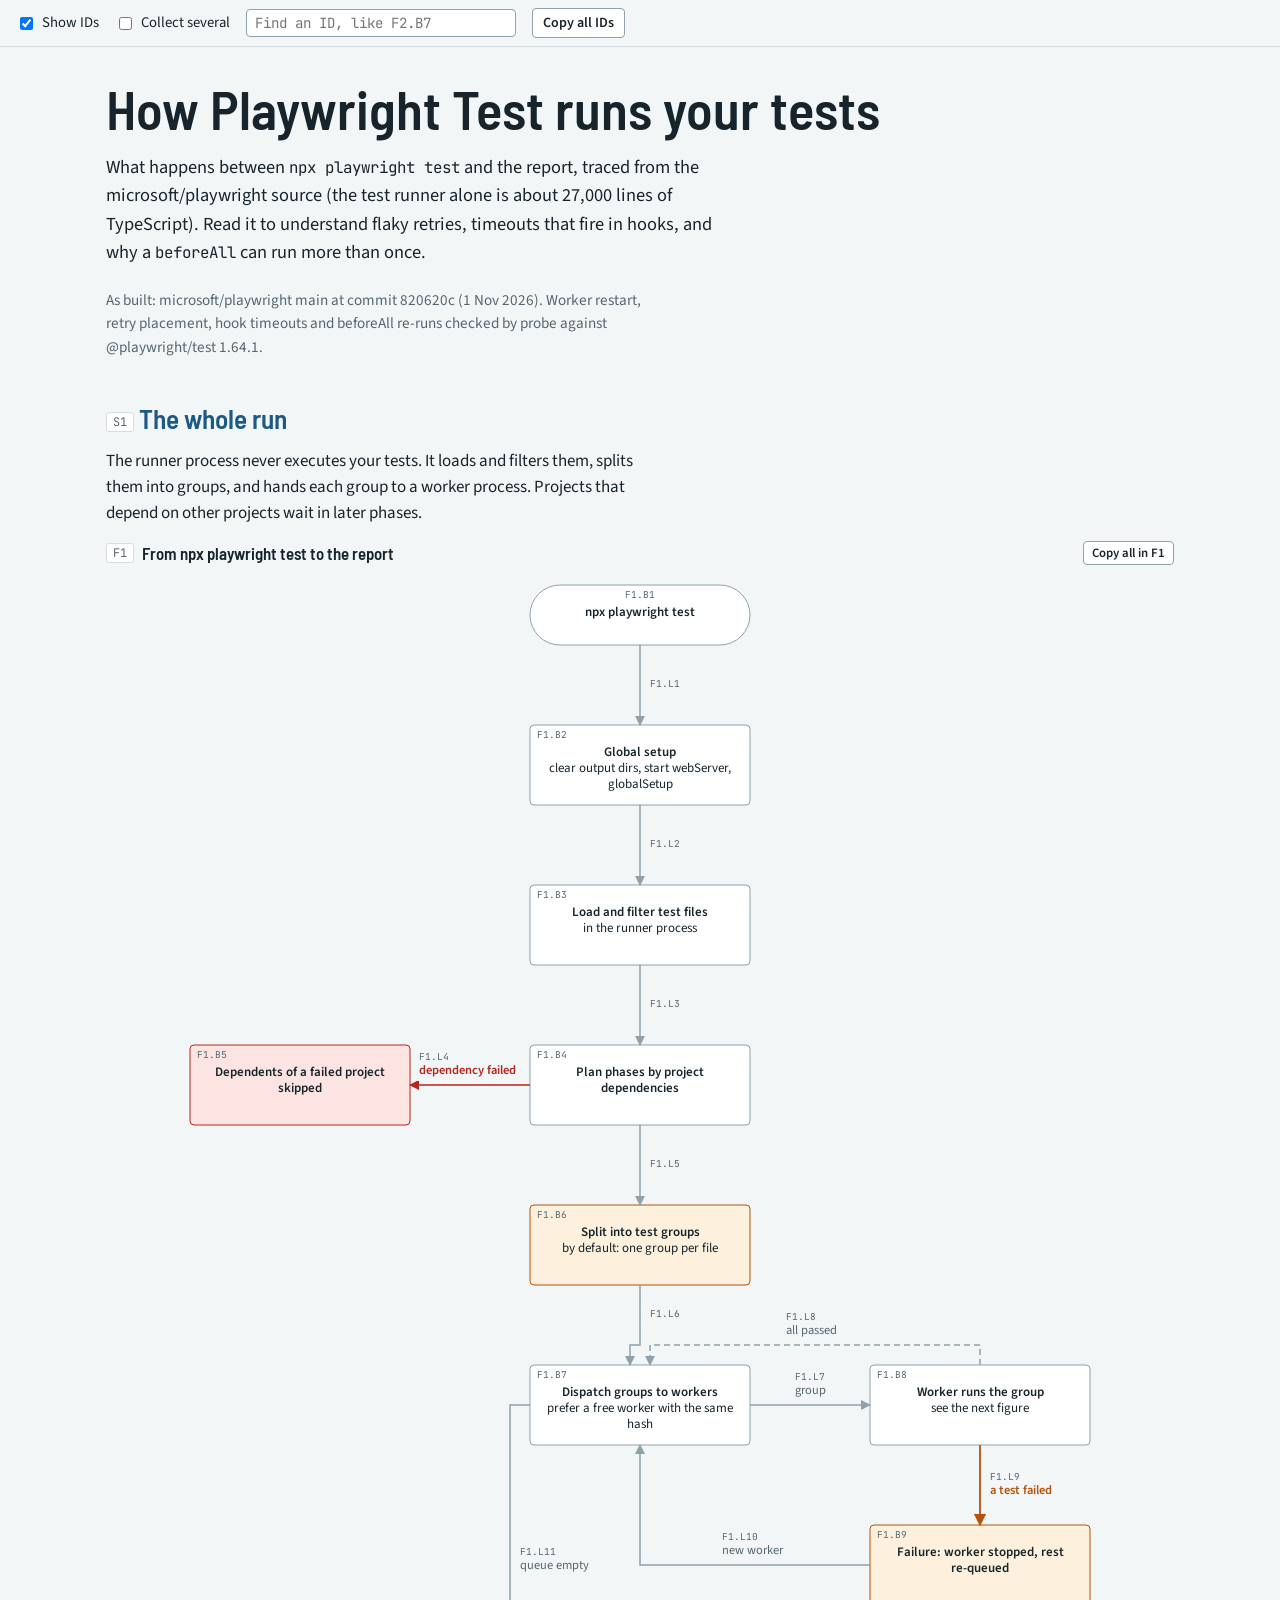
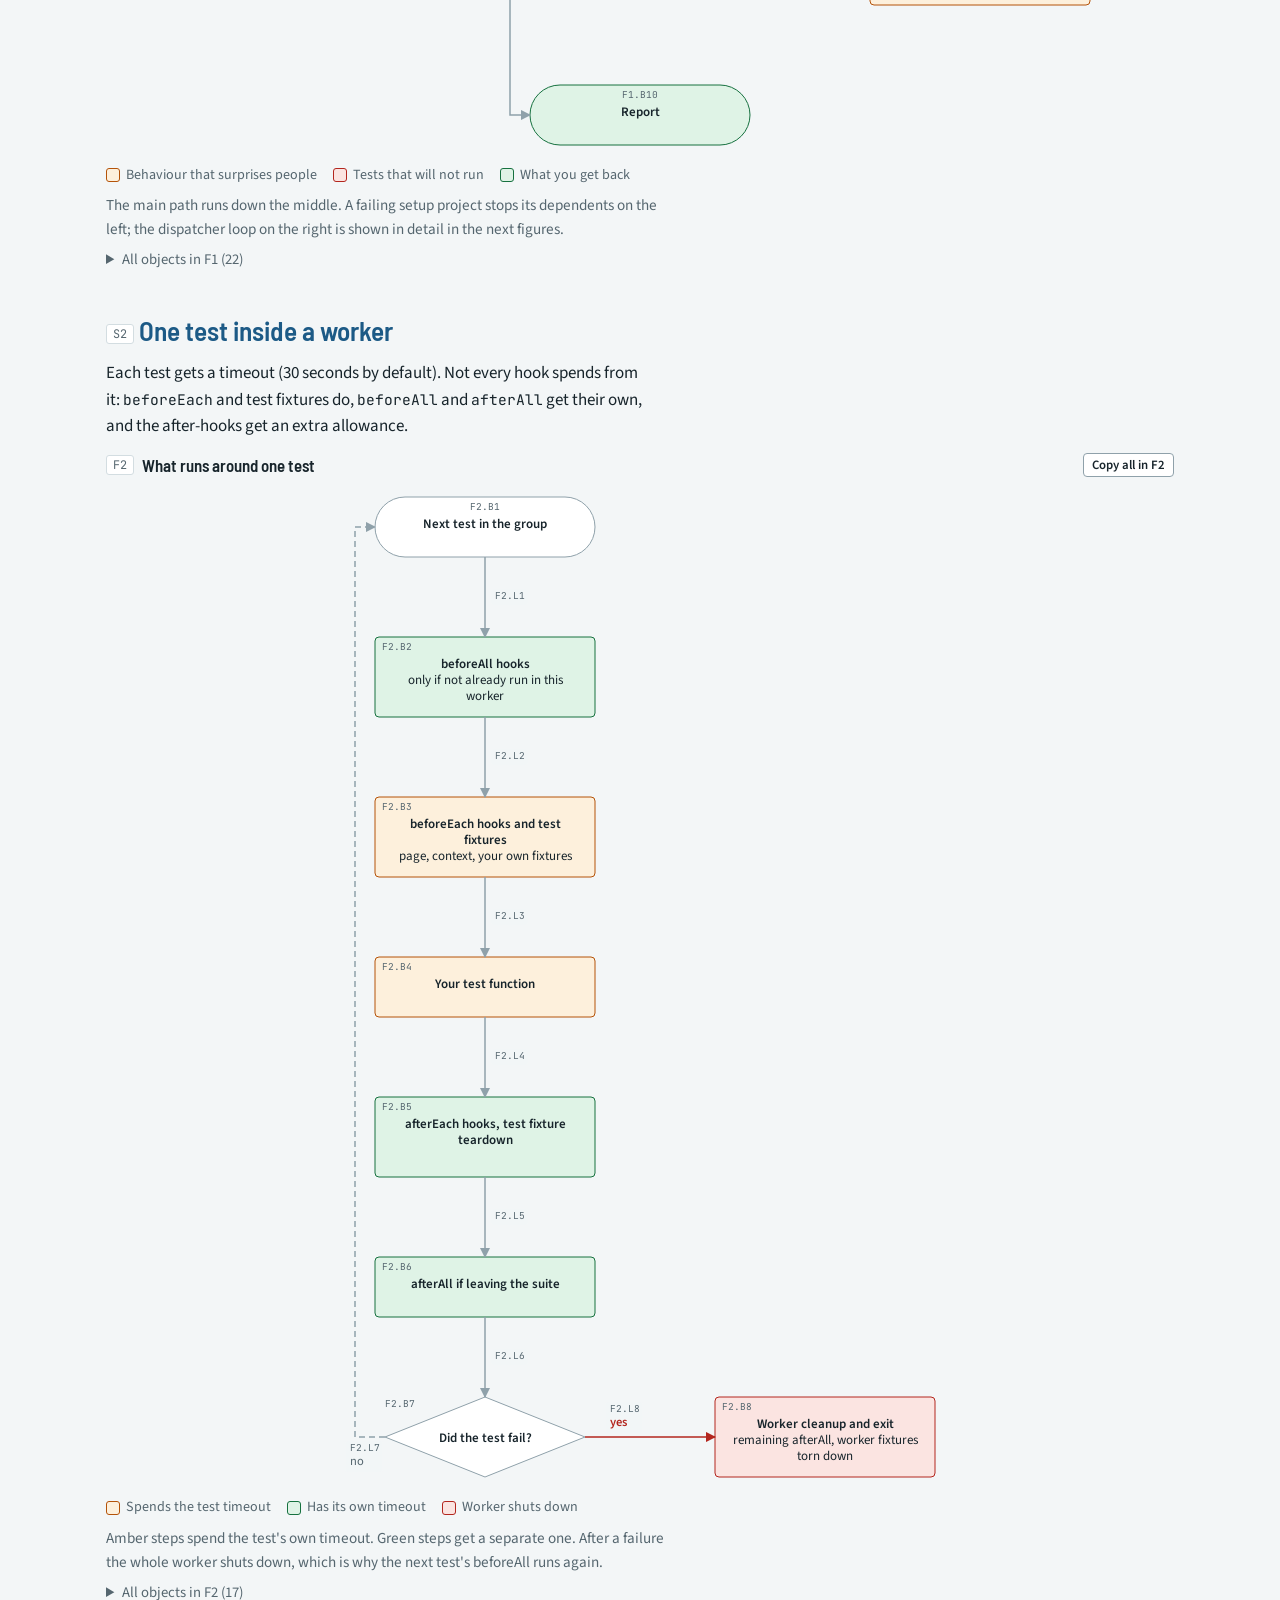
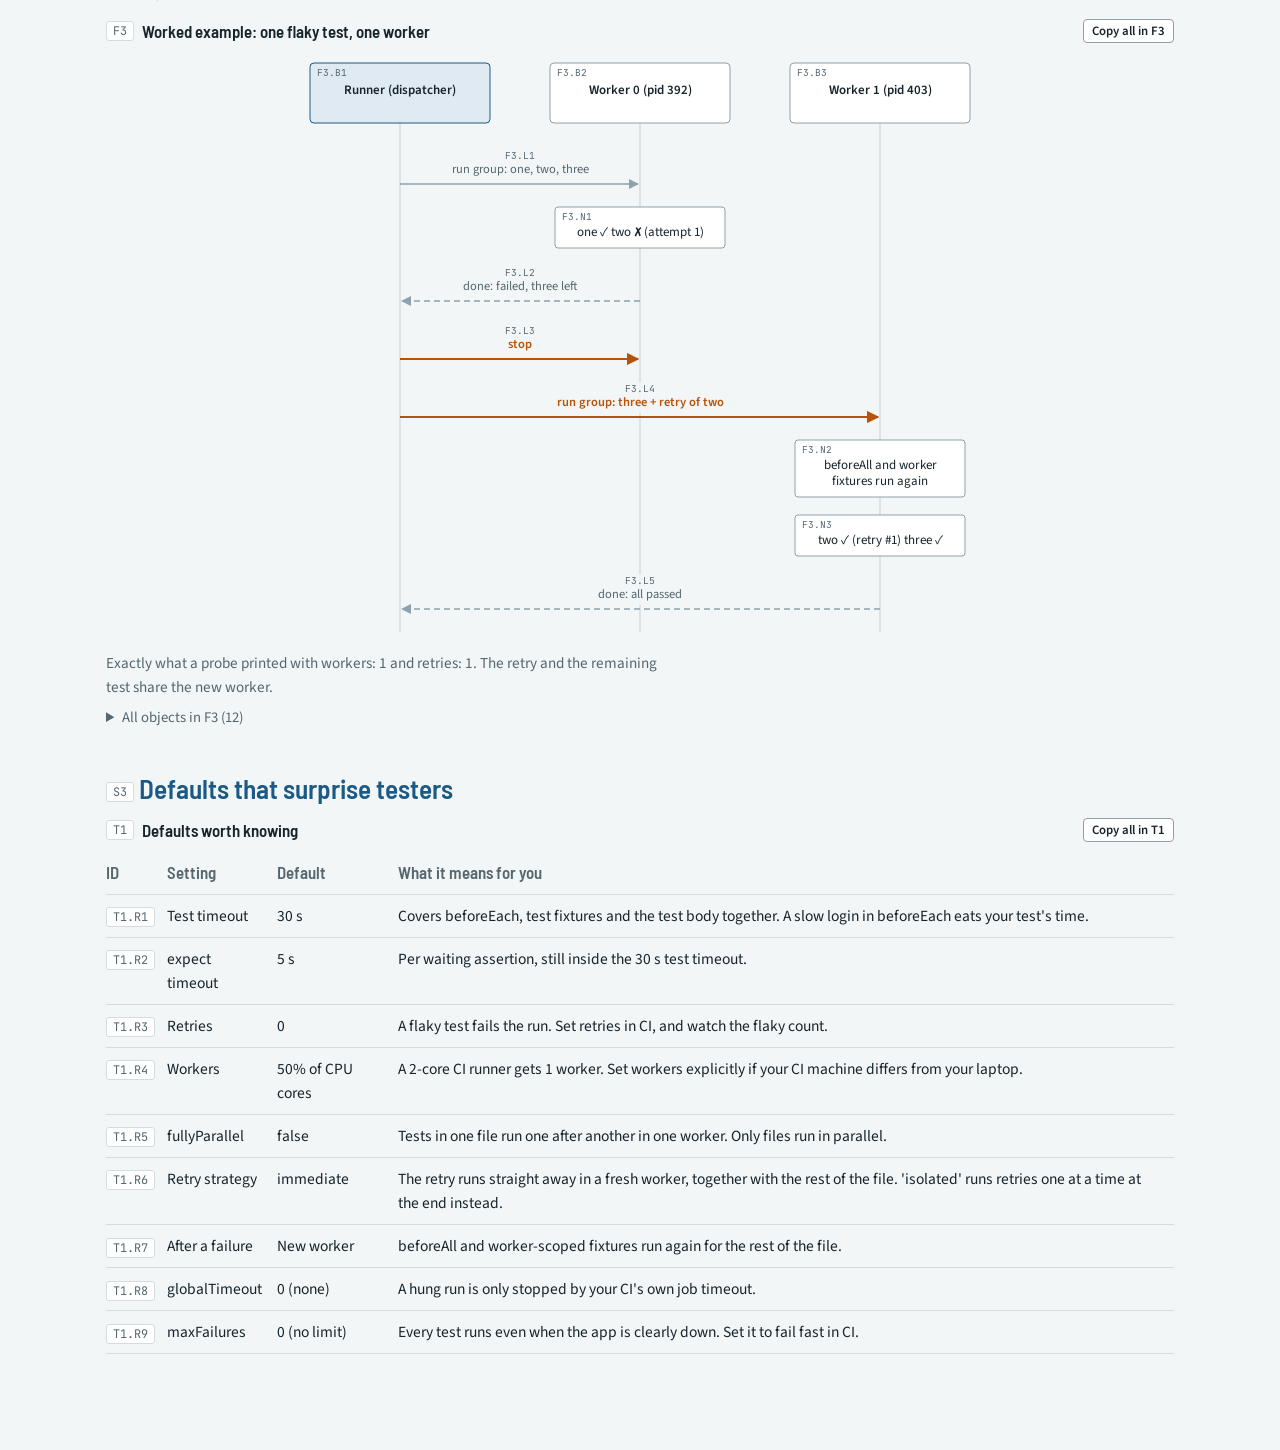
<file: examples/playwright/playwright.html>
<!doctype html>
<html lang="en"><head><meta charset="utf-8"><meta name="viewport" content="width=device-width,initial-scale=1"><title>Playwright Test Run</title><link rel="preconnect" href="https://fonts.googleapis.com"><link rel="stylesheet" href="https://fonts.googleapis.com/css2?family=Barlow+Semi+Condensed:wght@500;600&family=Source+Sans+3:wght@400;600&family=JetBrains+Mono:wght@400&display=swap"><style>/* One reading column with figures wider than the text, like an operations manual. */
:root {
  --bg: #f3f6f7; --fg: #17242b; --muted: #55666f; --line: #8fa1aa; --box: #ffffff; --rule: #d3dde1; --ink: #1c5a86; --pick: #c2410c;
  --plain-bg: #ffffff; --plain: #8fa1aa;
  --hub-bg: #dfeaf2; --hub: #1c5a86;
  --attention-bg: #fdf0dc; --attention: #b45309;
  --hold-bg: #e9e6f6; --hold: #51419c;
  --good-bg: #dff3e6; --good: #16713f;
  --danger-bg: #fbe4e1; --danger: #b3261e;
  --muted-bg: #e8ecee; --muted-ln: #8fa1aa;
  --display: "Barlow Semi Condensed", "Arial Narrow", Arial, sans-serif; --body: "Source Sans 3", "Segoe UI", Arial, sans-serif; --mono: "JetBrains Mono", Consolas, monospace;
  color-scheme: light;
}
@media (prefers-color-scheme: dark) { :root:not([data-theme="light"]) {
  --bg: #11191e; --fg: #e4ecef; --muted: #9db0b9; --line: #6d808a; --box: #1b262c; --rule: #2d3b42; --ink: #7cc0ec; --pick: #fb923c;
  --plain-bg: #1b262c; --plain: #6d808a;
  --hub-bg: #1c3343; --hub: #7cc0ec;
  --attention-bg: #3a2a14; --attention: #f4b35e;
  --hold-bg: #2a2648; --hold: #b9aef2;
  --good-bg: #15362a; --good: #6fd69a;
  --danger-bg: #40201d; --danger: #f2a198;
  --muted-bg: #242f35; --muted-ln: #6d808a;
  color-scheme: dark } }
:root[data-theme="dark"] {
  --bg: #11191e; --fg: #e4ecef; --muted: #9db0b9; --line: #6d808a; --box: #1b262c; --rule: #2d3b42; --ink: #7cc0ec; --pick: #fb923c;
  --plain-bg: #1b262c; --plain: #6d808a;
  --hub-bg: #1c3343; --hub: #7cc0ec;
  --attention-bg: #3a2a14; --attention: #f4b35e;
  --hold-bg: #2a2648; --hold: #b9aef2;
  --good-bg: #15362a; --good: #6fd69a;
  --danger-bg: #40201d; --danger: #f2a198;
  --muted-bg: #242f35; --muted-ln: #6d808a;
  color-scheme: dark }
* { box-sizing: border-box; }
[hidden] { display: none !important; }
html { scroll-padding-top: 64px; }
body { margin: 0; background: var(--bg); color: var(--fg); font: 17px/1.55 var(--body); }
main { max-width: 1100px; margin: 0 auto; padding: 32px 16px 96px; display: grid; gap: 44px; }
section { display: grid; gap: 14px; min-width: 0; }
h1, h2 { font-family: var(--display); font-weight: 600; line-height: 1.1; text-wrap: balance; margin: 0; }
h1 { font-size: clamp(2.2rem, 6vw, 3.4rem); }
h2 { font-size: 1.7rem; color: var(--ink); }
p { margin: 0; max-width: 68ch; }
.lead { font-size: 1.15rem; }
.status { color: var(--muted); font-size: 0.95rem; margin-top: 8px; }
code { font: 0.86em var(--mono); }
figure { margin: 0; display: grid; gap: 8px; min-width: 0; }
figcaption { color: var(--muted); font-size: 0.95rem; max-width: 72ch; }
.scroll, .table { overflow-x: auto; }
.tablewrap { display: grid; gap: 8px; min-width: 0; }

.toolbar { position: sticky; top: 0; z-index: 5; display: flex; flex-wrap: wrap; align-items: center; gap: 8px 16px; padding: 8px 16px; background: var(--bg); border-bottom: 1px solid var(--rule); font-size: 0.92rem; }
.tgl { display: inline-flex; gap: 6px; align-items: center; cursor: pointer; }
#findbox { font: 0.88rem var(--mono); width: 270px; max-width: 100%; padding: 4px 8px; border: 1px solid var(--line); border-radius: 4px; background: var(--box); color: var(--fg); }
.btn { font: 600 0.88rem var(--body); padding: 4px 10px; border: 1px solid var(--line); border-radius: 4px; background: var(--box); color: var(--fg); cursor: pointer; }
.btn:hover { border-color: var(--ink); color: var(--ink); }
.btn.small { font-size: 0.8rem; padding: 2px 8px; margin-left: auto; white-space: nowrap; }
.chip { font: 0.74rem var(--mono); padding: 1px 6px; border: 1px solid var(--rule); border-radius: 3px; background: var(--box); color: var(--muted); cursor: pointer; white-space: nowrap; vertical-align: middle; }
.chip:hover { border-color: var(--ink); color: var(--ink); }
.fighead { display: flex; flex-wrap: wrap; align-items: center; gap: 8px; }
.figtitle { font: 600 1.05rem var(--display); }

svg { user-select: none; display: block; width: 100%; height: auto; font-family: var(--body); margin-inline: auto; }
svg .t { fill: var(--fg); font-size: 13px; }
svg .b { font-weight: 600; }
svg .ttl { font-size: 13.5px; }
svg .l { fill: var(--muted); font-size: 12.5px; }
svg .st { fill: var(--muted); font-size: 11.5px; font-style: italic; }
svg .m { fill: var(--fg); font: 11.5px var(--mono); }
svg .bdg { fill: var(--muted); font: 9.5px var(--mono); }
svg .labbg { fill: var(--bg); opacity: 0.88; }
svg .rule { stroke: var(--line); }
svg .mhit { fill: transparent; }
svg .grp { fill: none; stroke: var(--line); stroke-dasharray: 3 4; }
svg .life { stroke: var(--rule); stroke-width: 1.5; }
svg .hit { stroke: transparent; stroke-width: 14; fill: none; }
svg .ln { stroke: var(--line); stroke-width: 1.5; }
svg .ln.dash { stroke-dasharray: 6 4; }
svg .shape { fill: var(--plain-bg); stroke: var(--plain); }
.tone-hub .shape { fill: var(--hub-bg); stroke: var(--hub); }
.tone-attention .shape { fill: var(--attention-bg); stroke: var(--attention); }
.tone-hold .shape { fill: var(--hold-bg); stroke: var(--hold); }
.tone-good .shape { fill: var(--good-bg); stroke: var(--good); }
.tone-danger .shape { fill: var(--danger-bg); stroke: var(--danger); }
.tone-muted .shape { fill: var(--muted-bg); stroke: var(--muted-ln); }
.line.tone-hub .ln { stroke: var(--hub); }
.line.tone-attention .ln { stroke: var(--attention); stroke-width: 1.8; }
.line.tone-hold .ln { stroke: var(--hold); }
.line.tone-good .ln { stroke: var(--good); stroke-width: 2; }
.line.tone-danger .ln { stroke: var(--danger); }
.line.tone-muted .ln { stroke: var(--rule); stroke-dasharray: 2 5; }
.line.tone-hub .l { fill: var(--hub); font-weight: 600; }
.line.tone-attention .l { fill: var(--attention); font-weight: 600; }
.line.tone-hold .l { fill: var(--hold); font-weight: 600; }
.line.tone-good .l { fill: var(--good); font-weight: 600; }
.line.tone-danger .l { fill: var(--danger); font-weight: 600; }
svg .mk-plain, svg .mk-muted { fill: var(--line); }
svg .mk-hub { fill: var(--hub); } svg .mk-attention { fill: var(--attention); } svg .mk-hold { fill: var(--hold); }
svg .mk-good { fill: var(--good); } svg .mk-danger { fill: var(--danger); }
svg .mk-hollow { fill: var(--box); stroke: var(--line); stroke-width: 1.3; }
svg .mk-open { fill: none; stroke: var(--line); stroke-width: 1.5; }

/* Venn: circles tint the page, and invisible clipped regions above them take the pointer. */
.vset .shape { fill-opacity: 0.5; pointer-events: none; }
.vname { font-size: 15px; }
svg .vempty { font-style: italic; }
.vhit { fill: transparent; pointer-events: all; }
.region:hover .vhit, .region:focus-visible .vhit, .region.rel .vhit { fill: var(--ink); fill-opacity: 0.14; }
.region.picked .vhit { fill: var(--pick); fill-opacity: 0.25; }
.region.flash .vhit { animation: flashregion 0.7s ease-in-out 3; }
@keyframes flashregion { 50% { fill: var(--pick); fill-opacity: 0.4; } }

/* Objects: hover, keyboard focus, related, collected, found. */
.obj { cursor: pointer; outline: none; }
.obj:hover > .shape, .obj:focus-visible > .shape { stroke-width: 2.5; }
.obj:hover > .ln, .obj:focus-visible > .ln { stroke-width: 3; }
.member:hover .mhit, .member:focus-visible .mhit { fill: var(--rule); }
.group:hover > .grp, .group:focus-visible > .grp { stroke: var(--ink); stroke-width: 1.5; }
.obj.rel > .shape { stroke: var(--ink); stroke-width: 2.5; }
.obj.rel > .ln { stroke: var(--ink); stroke-width: 2.5; }
.obj.picked > .shape, .obj.picked > .ln, .obj.picked > .grp { stroke: var(--pick); stroke-width: 3; }
.member.picked .mhit { fill: var(--pick); opacity: 0.25; }
.obj.flash > .shape, .obj.flash > .ln { animation: flash 0.7s ease-in-out 3; }
tr[data-oid] { outline: none; }
tr[data-oid]:hover td, tr[data-oid]:focus-visible td { background: var(--rule); }
tr.flash td { animation: flashrow 0.7s ease-in-out 3; }
tr.picked td { box-shadow: inset 0 -2px 0 var(--pick); }
@keyframes flash { 50% { stroke: var(--pick); stroke-width: 5; } }
@keyframes flashrow { 50% { background: var(--pick); } }
@media (prefers-reduced-motion: reduce) { .obj.flash > .shape, .obj.flash > .ln, tr.flash td { animation: none; stroke: var(--pick); stroke-width: 4; } }
body.noids svg .bdg, body.noids .idcell, body.noids .idh { display: none; }

table { border-collapse: collapse; width: 100%; min-width: 560px; font-size: 0.97rem; }
th, td { text-align: left; vertical-align: top; padding: 9px 12px 9px 0; border-bottom: 1px solid var(--rule); }
th { font-family: var(--display); font-weight: 600; font-size: 1.05rem; color: var(--muted); }
.idcell { width: 1%; white-space: nowrap; }
.legend { display: flex; flex-wrap: wrap; gap: 6px 16px; font-size: 0.88rem; color: var(--muted); }
.lg { display: inline-flex; align-items: center; gap: 6px; }
.sw { width: 14px; height: 14px; border-radius: 3px; border: 1px solid var(--plain); background: var(--plain-bg); }
.sw.tone-hub { background: var(--hub-bg); border-color: var(--hub); }
.sw.tone-attention { background: var(--attention-bg); border-color: var(--attention); }
.sw.tone-hold { background: var(--hold-bg); border-color: var(--hold); }
.sw.tone-good { background: var(--good-bg); border-color: var(--good); }
.sw.tone-danger { background: var(--danger-bg); border-color: var(--danger); }
.sw.tone-muted { background: var(--muted-bg); border-color: var(--muted-ln); }
.index { font-size: 0.92rem; }
.index summary { cursor: pointer; color: var(--muted); }

.tip { position: fixed; z-index: 20; max-width: 340px; padding: 9px 12px; background: var(--fg); color: var(--bg); border-radius: 5px; font-size: 0.88rem; line-height: 1.4; pointer-events: none; box-shadow: 0 4px 14px rgb(0 0 0 / 0.3); }
.tip .tid { font: 0.76rem var(--mono); opacity: 0.8; }
.tip .tname { font-weight: 600; display: block; margin: 2px 0; overflow-wrap: anywhere; }
.tip .tsrc { font: 0.74rem var(--mono); opacity: 0.8; display: block; margin-top: 5px; overflow-wrap: anywhere; }
.tip .thint { display: block; margin-top: 5px; font-size: 0.76rem; opacity: 0.7; }
.toast { position: fixed; left: 50%; bottom: 72px; transform: translateX(-50%); z-index: 30; max-width: min(92vw, 560px); padding: 7px 14px; background: var(--ink); color: var(--bg); border-radius: 5px; font-size: 0.9rem; opacity: 0; transition: opacity 0.15s; pointer-events: none; overflow-wrap: anywhere; }
.toast.on { opacity: 1; }
.tray { position: fixed; left: 0; right: 0; bottom: 0; z-index: 6; display: flex; flex-wrap: wrap; align-items: center; gap: 8px 12px; padding: 10px 16px; background: var(--box); border-top: 2px solid var(--pick); font-size: 0.92rem; }
#traytext { font: 0.8rem var(--mono); flex: 1 1 200px; overflow-wrap: anywhere; }
@media print { .toolbar, .tray, .btn, .chip, .index { display: none; } svg .bdg { display: inline; } }
</style></head><body><div class="toolbar" role="toolbar" aria-label="Working with object IDs"><label class="tgl"><input type="checkbox" id="showids" checked> Show IDs</label><label class="tgl"><input type="checkbox" id="many"> Collect several</label><form id="find"><input id="findbox" type="search" placeholder="Find an ID, like F2.B7" aria-label="Find an object by ID" autocomplete="off"></form><button id="copyall" class="btn" type="button">Copy all IDs</button></div><main><section class="intro"><h1>How Playwright Test runs your tests</h1><p class="lead">What happens between <code>npx playwright test</code> and the report, traced from the microsoft/playwright source (the test runner alone is about 27,000 lines of TypeScript). Read it to understand flaky retries, timeouts that fire in hooks, and why a <code>beforeAll</code> can run more than once.</p><p class="status">As built: microsoft/playwright main at commit 820620c (1 Nov 2026). Worker restart, retry placement, hook timeouts and beforeAll re-runs checked by probe against @playwright/test 1.64.1.</p></section><section id="S1"><h2><button class="chip" data-copy="S1">S1</button> The whole run</h2><p>The runner process never executes your tests. It loads and filters them, splits them into groups, and hands each group to a worker process. Projects that depend on other projects wait in later phases.</p><figure id="F1" data-oid="F1"><div class="fighead"><button class="chip" data-copy="F1">F1</button><span class="figtitle">From npx playwright test to the report</span><button class="btn small" data-copy-scope="F1" type="button">Copy all in F1</button></div><div class="scroll"><svg viewBox="28 28 924 1184" style="min-width:720px;max-width:924px" role="group" aria-label="Top to bottom: load config, global setup, load and filter test files, plan phases by project dependency, split into test groups, dispatch groups to workers, report."><defs><marker id="F1-a-plain" viewBox="0 0 10 10" refX="9" refY="5" markerWidth="7" markerHeight="7" orient="auto-start-reverse"><path class="mk-plain" d="M0 0L10 5L0 10z"/></marker><marker id="F1-a-hub" viewBox="0 0 10 10" refX="9" refY="5" markerWidth="7" markerHeight="7" orient="auto-start-reverse"><path class="mk-hub" d="M0 0L10 5L0 10z"/></marker><marker id="F1-a-attention" viewBox="0 0 10 10" refX="9" refY="5" markerWidth="7" markerHeight="7" orient="auto-start-reverse"><path class="mk-attention" d="M0 0L10 5L0 10z"/></marker><marker id="F1-a-hold" viewBox="0 0 10 10" refX="9" refY="5" markerWidth="7" markerHeight="7" orient="auto-start-reverse"><path class="mk-hold" d="M0 0L10 5L0 10z"/></marker><marker id="F1-a-good" viewBox="0 0 10 10" refX="9" refY="5" markerWidth="7" markerHeight="7" orient="auto-start-reverse"><path class="mk-good" d="M0 0L10 5L0 10z"/></marker><marker id="F1-a-danger" viewBox="0 0 10 10" refX="9" refY="5" markerWidth="7" markerHeight="7" orient="auto-start-reverse"><path class="mk-danger" d="M0 0L10 5L0 10z"/></marker><marker id="F1-a-muted" viewBox="0 0 10 10" refX="9" refY="5" markerWidth="7" markerHeight="7" orient="auto-start-reverse"><path class="mk-muted" d="M0 0L10 5L0 10z"/></marker><marker id="F1-tri" viewBox="0 0 14 14" refX="13" refY="7" markerWidth="11" markerHeight="11" orient="auto-start-reverse"><path class="mk-hollow" d="M1 1L13 7L1 13z"/></marker><marker id="F1-dia-f" viewBox="0 0 16 10" refX="1" refY="5" markerWidth="13" markerHeight="9" orient="auto-start-reverse"><path class="mk-plain" d="M1 5L8 1L15 5L8 9z"/></marker><marker id="F1-dia-h" viewBox="0 0 16 10" refX="1" refY="5" markerWidth="13" markerHeight="9" orient="auto-start-reverse"><path class="mk-hollow" d="M1 5L8 1L15 5L8 9z"/></marker><marker id="F1-open" viewBox="0 0 10 10" refX="9" refY="5" markerWidth="8" markerHeight="8" orient="auto-start-reverse"><path class="mk-open" d="M1 1L9 5L1 9"/></marker></defs><g class="obj node tone-plain" data-oid="F1.B1" tabindex="0" role="button" aria-label="F1.B1 npx playwright test"><rect class="shape" x="380" y="40" width="220" height="60" rx="30.0"/><text class="bdg" x="490.0" y="53" text-anchor="middle">F1.B1</text><text class="t b" x="490.0" y="71" text-anchor="middle">npx playwright test</text></g><g class="obj node tone-plain" data-oid="F1.B2" tabindex="0" role="button" aria-label="F1.B2 Global setup"><rect class="shape" x="380" y="180" width="220" height="80" rx="4"/><text class="bdg" x="387" y="193">F1.B2</text><text class="t b" x="490.0" y="211" text-anchor="middle">Global setup</text><text class="t" x="490.0" y="227" text-anchor="middle">clear output dirs, start webServer,</text><text class="t" x="490.0" y="243" text-anchor="middle">globalSetup</text></g><g class="obj node tone-plain" data-oid="F1.B3" tabindex="0" role="button" aria-label="F1.B3 Load and filter test files"><rect class="shape" x="380" y="340" width="220" height="80" rx="4"/><text class="bdg" x="387" y="353">F1.B3</text><text class="t b" x="490.0" y="371" text-anchor="middle">Load and filter test files</text><text class="t" x="490.0" y="387" text-anchor="middle">in the runner process</text></g><g class="obj node tone-plain" data-oid="F1.B4" tabindex="0" role="button" aria-label="F1.B4 Plan phases by project dependencies"><rect class="shape" x="380" y="500" width="220" height="80" rx="4"/><text class="bdg" x="387" y="513">F1.B4</text><text class="t b" x="490.0" y="531" text-anchor="middle">Plan phases by project</text><text class="t b" x="490.0" y="547" text-anchor="middle">dependencies</text></g><g class="obj node tone-danger" data-oid="F1.B5" tabindex="0" role="button" aria-label="F1.B5 Dependents of a failed project skipped"><rect class="shape" x="40" y="500" width="220" height="80" rx="4"/><text class="bdg" x="47" y="513">F1.B5</text><text class="t b" x="150.0" y="531" text-anchor="middle">Dependents of a failed project</text><text class="t b" x="150.0" y="547" text-anchor="middle">skipped</text></g><g class="obj node tone-attention" data-oid="F1.B6" tabindex="0" role="button" aria-label="F1.B6 Split into test groups"><rect class="shape" x="380" y="660" width="220" height="80" rx="4"/><text class="bdg" x="387" y="673">F1.B6</text><text class="t b" x="490.0" y="691" text-anchor="middle">Split into test groups</text><text class="t" x="490.0" y="707" text-anchor="middle">by default: one group per file</text></g><g class="obj node tone-plain" data-oid="F1.B7" tabindex="0" role="button" aria-label="F1.B7 Dispatch groups to workers"><rect class="shape" x="380" y="820" width="220" height="80" rx="4"/><text class="bdg" x="387" y="833">F1.B7</text><text class="t b" x="490.0" y="851" text-anchor="middle">Dispatch groups to workers</text><text class="t" x="490.0" y="867" text-anchor="middle">prefer a free worker with the same</text><text class="t" x="490.0" y="883" text-anchor="middle">hash</text></g><g class="obj node tone-plain" data-oid="F1.B8" tabindex="0" role="button" aria-label="F1.B8 Worker runs the group"><rect class="shape" x="720" y="820" width="220" height="80" rx="4"/><text class="bdg" x="727" y="833">F1.B8</text><text class="t b" x="830.0" y="851" text-anchor="middle">Worker runs the group</text><text class="t" x="830.0" y="867" text-anchor="middle">see the next figure</text></g><g class="obj node tone-attention" data-oid="F1.B9" tabindex="0" role="button" aria-label="F1.B9 Failure: worker stopped, rest re-queued"><rect class="shape" x="720" y="980" width="220" height="80" rx="4"/><text class="bdg" x="727" y="993">F1.B9</text><text class="t b" x="830.0" y="1011" text-anchor="middle">Failure: worker stopped, rest</text><text class="t b" x="830.0" y="1027" text-anchor="middle">re-queued</text></g><g class="obj node tone-good" data-oid="F1.B10" tabindex="0" role="button" aria-label="F1.B10 Report"><rect class="shape" x="380" y="1140" width="220" height="60" rx="30.0"/><text class="bdg" x="490.0" y="1153" text-anchor="middle">F1.B10</text><text class="t b" x="490.0" y="1171" text-anchor="middle">Report</text></g><g class="obj line tone-plain" data-oid="F1.L1" tabindex="0" role="button" aria-label="F1.L1  from npx playwright test to Global setup"><polyline class="hit" points="490,100 490,180" fill="none"/><polyline class="ln" points="490,100 490,180" fill="none" marker-end="url(#F1-a-plain)"/><rect class="labbg" x="496.0" y="132.0" width="37" height="16" rx="2"/><text class="bdg" x="500.0" y="142.0">F1.L1</text></g><g class="obj line tone-plain" data-oid="F1.L2" tabindex="0" role="button" aria-label="F1.L2  from Global setup to Load and filter test files"><polyline class="hit" points="490,260 490,340" fill="none"/><polyline class="ln" points="490,260 490,340" fill="none" marker-end="url(#F1-a-plain)"/><rect class="labbg" x="496.0" y="292.0" width="37" height="16" rx="2"/><text class="bdg" x="500.0" y="302.0">F1.L2</text></g><g class="obj line tone-plain" data-oid="F1.L3" tabindex="0" role="button" aria-label="F1.L3  from Load and filter test files to Plan phases by project dependencies"><polyline class="hit" points="490,420 490,500" fill="none"/><polyline class="ln" points="490,420 490,500" fill="none" marker-end="url(#F1-a-plain)"/><rect class="labbg" x="496.0" y="452.0" width="37" height="16" rx="2"/><text class="bdg" x="500.0" y="462.0">F1.L3</text></g><g class="obj line tone-danger" data-oid="F1.L4" tabindex="0" role="button" aria-label="F1.L4 dependency failed from Plan phases by project dependencies to Dependents of a failed project skipped"><polyline class="hit" points="380,540 260,540" fill="none"/><polyline class="ln" points="380,540 260,540" fill="none" marker-end="url(#F1-a-danger)"/><rect class="labbg" x="265.0" y="505.0" width="110" height="31" rx="2"/><text class="bdg" x="269.0" y="515.0">F1.L4</text><text class="l" x="269.0" y="529.0">dependency failed</text></g><g class="obj line tone-plain" data-oid="F1.L5" tabindex="0" role="button" aria-label="F1.L5  from Plan phases by project dependencies to Split into test groups"><polyline class="hit" points="490,580 490,660" fill="none"/><polyline class="ln" points="490,580 490,660" fill="none" marker-end="url(#F1-a-plain)"/><rect class="labbg" x="496.0" y="612.0" width="37" height="16" rx="2"/><text class="bdg" x="500.0" y="622.0">F1.L5</text></g><g class="obj line tone-plain" data-oid="F1.L6" tabindex="0" role="button" aria-label="F1.L6  from Split into test groups to Dispatch groups to workers"><polyline class="hit" points="490,740 490,800 480,800 480,820" fill="none"/><polyline class="ln" points="490,740 490,800 480,800 480,820" fill="none" marker-end="url(#F1-a-plain)"/><rect class="labbg" x="496.0" y="762.0" width="37" height="16" rx="2"/><text class="bdg" x="500.0" y="772.0">F1.L6</text></g><g class="obj line tone-plain" data-oid="F1.L7" tabindex="0" role="button" aria-label="F1.L7 group from Dispatch groups to workers to Worker runs the group"><polyline class="hit" points="600,860 720,860" fill="none"/><polyline class="ln" points="600,860 720,860" fill="none" marker-end="url(#F1-a-plain)"/><rect class="labbg" x="640.5" y="825.0" width="39" height="31" rx="2"/><text class="bdg" x="644.5" y="835.0">F1.L7</text><text class="l" x="644.5" y="849.0">group</text></g><g class="obj line tone-plain" data-oid="F1.L8" tabindex="0" role="button" aria-label="F1.L8 all passed from Worker runs the group to Dispatch groups to workers"><polyline class="hit" points="830,820 830,800 500,800 500,820" fill="none"/><polyline class="ln dash" points="830,820 830,800 500,800 500,820" fill="none" marker-end="url(#F1-a-plain)"/><rect class="labbg" x="631.5" y="765.0" width="67" height="31" rx="2"/><text class="bdg" x="635.5" y="775.0">F1.L8</text><text class="l" x="635.5" y="789.0">all passed</text></g><g class="obj line tone-attention" data-oid="F1.L9" tabindex="0" role="button" aria-label="F1.L9 a test failed from Worker runs the group to Failure: worker stopped, rest re-queued"><polyline class="hit" points="830,900 830,980" fill="none"/><polyline class="ln" points="830,900 830,980" fill="none" marker-end="url(#F1-a-attention)"/><rect class="labbg" x="836.0" y="924.5" width="75" height="31" rx="2"/><text class="bdg" x="840.0" y="934.5">F1.L9</text><text class="l" x="840.0" y="948.5">a test failed</text></g><g class="obj line tone-plain" data-oid="F1.L10" tabindex="0" role="button" aria-label="F1.L10 new worker from Failure: worker stopped, rest re-queued to Dispatch groups to workers"><polyline class="hit" points="720,1020 490,1020 490,900" fill="none"/><polyline class="ln" points="720,1020 490,1020 490,900" fill="none" marker-end="url(#F1-a-plain)"/><rect class="labbg" x="568.0" y="985.0" width="74" height="31" rx="2"/><text class="bdg" x="572.0" y="995.0">F1.L10</text><text class="l" x="572.0" y="1009.0">new worker</text></g><g class="obj line tone-plain" data-oid="F1.L11" tabindex="0" role="button" aria-label="F1.L11 queue empty from Dispatch groups to workers to Report"><polyline class="hit" points="380,860 360,860 360,1170 380,1170" fill="none"/><polyline class="ln" points="380,860 360,860 360,1170 380,1170" fill="none" marker-end="url(#F1-a-plain)"/><rect class="labbg" x="366.0" y="999.5" width="80" height="31" rx="2"/><text class="bdg" x="370.0" y="1009.5">F1.L11</text><text class="l" x="370.0" y="1023.5">queue empty</text></g></svg></div><div class="legend"><span class="lg"><i class="sw tone-attention"></i>Behaviour that surprises people</span><span class="lg"><i class="sw tone-danger"></i>Tests that will not run</span><span class="lg"><i class="sw tone-good"></i>What you get back</span></div><figcaption>The main path runs down the middle. A failing setup project stops its dependents on the left; the dispatcher loop on the right is shown in detail in the next figures.</figcaption><details class="index"><summary>All objects in F1 (22)</summary><div class="table"><table><thead><tr><th>ID</th><th>Type</th><th>Name</th></tr></thead><tbody><tr><td><button class="chip" data-copy="F1">F1</button></td><td>figure</td><td>From npx playwright test to the report</td></tr><tr><td><button class="chip" data-copy="F1.B1">F1.B1</button></td><td>box</td><td>npx playwright test</td></tr><tr><td><button class="chip" data-copy="F1.B2">F1.B2</button></td><td>box</td><td>Global setup</td></tr><tr><td><button class="chip" data-copy="F1.B3">F1.B3</button></td><td>box</td><td>Load and filter test files</td></tr><tr><td><button class="chip" data-copy="F1.B4">F1.B4</button></td><td>box</td><td>Plan phases by project dependencies</td></tr><tr><td><button class="chip" data-copy="F1.B5">F1.B5</button></td><td>box</td><td>Dependents of a failed project skipped</td></tr><tr><td><button class="chip" data-copy="F1.B6">F1.B6</button></td><td>box</td><td>Split into test groups</td></tr><tr><td><button class="chip" data-copy="F1.B7">F1.B7</button></td><td>box</td><td>Dispatch groups to workers</td></tr><tr><td><button class="chip" data-copy="F1.B8">F1.B8</button></td><td>box</td><td>Worker runs the group</td></tr><tr><td><button class="chip" data-copy="F1.B9">F1.B9</button></td><td>box</td><td>Failure: worker stopped, rest re-queued</td></tr><tr><td><button class="chip" data-copy="F1.B10">F1.B10</button></td><td>box</td><td>Report</td></tr><tr><td><button class="chip" data-copy="F1.L1">F1.L1</button></td><td>line</td><td>npx playwright test to Global setup</td></tr><tr><td><button class="chip" data-copy="F1.L2">F1.L2</button></td><td>line</td><td>Global setup to Load and filter test files</td></tr><tr><td><button class="chip" data-copy="F1.L3">F1.L3</button></td><td>line</td><td>Load and filter test files to Plan phases by project dependencies</td></tr><tr><td><button class="chip" data-copy="F1.L4">F1.L4</button></td><td>line</td><td>dependency failed</td></tr><tr><td><button class="chip" data-copy="F1.L5">F1.L5</button></td><td>line</td><td>Plan phases by project dependencies to Split into test groups</td></tr><tr><td><button class="chip" data-copy="F1.L6">F1.L6</button></td><td>line</td><td>Split into test groups to Dispatch groups to workers</td></tr><tr><td><button class="chip" data-copy="F1.L7">F1.L7</button></td><td>line</td><td>group</td></tr><tr><td><button class="chip" data-copy="F1.L8">F1.L8</button></td><td>line</td><td>all passed</td></tr><tr><td><button class="chip" data-copy="F1.L9">F1.L9</button></td><td>line</td><td>a test failed</td></tr><tr><td><button class="chip" data-copy="F1.L10">F1.L10</button></td><td>line</td><td>new worker</td></tr><tr><td><button class="chip" data-copy="F1.L11">F1.L11</button></td><td>line</td><td>queue empty</td></tr></tbody></table></div></details></figure></section><section id="S2"><h2><button class="chip" data-copy="S2">S2</button> One test inside a worker</h2><p>Each test gets a timeout (30 seconds by default). Not every hook spends from it: <code>beforeEach</code> and test fixtures do, <code>beforeAll</code> and <code>afterAll</code> get their own, and the after-hooks get an extra allowance.</p><figure id="F2" data-oid="F2"><div class="fighead"><button class="chip" data-copy="F2">F2</button><span class="figtitle">What runs around one test</span><button class="btn small" data-copy-scope="F2" type="button">Copy all in F2</button></div><div class="scroll"><svg viewBox="-2 28 614 1004" style="min-width:614px;max-width:614px" role="group" aria-label="Top to bottom: beforeAll with its own timeout, then beforeEach and fixtures sharing the test timeout, the test function, after-each hooks with an extra timeout, afterAll when leaving the suite, and on failure the worker shuts down."><defs><marker id="F2-a-plain" viewBox="0 0 10 10" refX="9" refY="5" markerWidth="7" markerHeight="7" orient="auto-start-reverse"><path class="mk-plain" d="M0 0L10 5L0 10z"/></marker><marker id="F2-a-hub" viewBox="0 0 10 10" refX="9" refY="5" markerWidth="7" markerHeight="7" orient="auto-start-reverse"><path class="mk-hub" d="M0 0L10 5L0 10z"/></marker><marker id="F2-a-attention" viewBox="0 0 10 10" refX="9" refY="5" markerWidth="7" markerHeight="7" orient="auto-start-reverse"><path class="mk-attention" d="M0 0L10 5L0 10z"/></marker><marker id="F2-a-hold" viewBox="0 0 10 10" refX="9" refY="5" markerWidth="7" markerHeight="7" orient="auto-start-reverse"><path class="mk-hold" d="M0 0L10 5L0 10z"/></marker><marker id="F2-a-good" viewBox="0 0 10 10" refX="9" refY="5" markerWidth="7" markerHeight="7" orient="auto-start-reverse"><path class="mk-good" d="M0 0L10 5L0 10z"/></marker><marker id="F2-a-danger" viewBox="0 0 10 10" refX="9" refY="5" markerWidth="7" markerHeight="7" orient="auto-start-reverse"><path class="mk-danger" d="M0 0L10 5L0 10z"/></marker><marker id="F2-a-muted" viewBox="0 0 10 10" refX="9" refY="5" markerWidth="7" markerHeight="7" orient="auto-start-reverse"><path class="mk-muted" d="M0 0L10 5L0 10z"/></marker><marker id="F2-tri" viewBox="0 0 14 14" refX="13" refY="7" markerWidth="11" markerHeight="11" orient="auto-start-reverse"><path class="mk-hollow" d="M1 1L13 7L1 13z"/></marker><marker id="F2-dia-f" viewBox="0 0 16 10" refX="1" refY="5" markerWidth="13" markerHeight="9" orient="auto-start-reverse"><path class="mk-plain" d="M1 5L8 1L15 5L8 9z"/></marker><marker id="F2-dia-h" viewBox="0 0 16 10" refX="1" refY="5" markerWidth="13" markerHeight="9" orient="auto-start-reverse"><path class="mk-hollow" d="M1 5L8 1L15 5L8 9z"/></marker><marker id="F2-open" viewBox="0 0 10 10" refX="9" refY="5" markerWidth="8" markerHeight="8" orient="auto-start-reverse"><path class="mk-open" d="M1 1L9 5L1 9"/></marker></defs><g class="obj node tone-plain" data-oid="F2.B1" tabindex="0" role="button" aria-label="F2.B1 Next test in the group"><rect class="shape" x="40" y="40" width="220" height="60" rx="30.0"/><text class="bdg" x="150.0" y="53" text-anchor="middle">F2.B1</text><text class="t b" x="150.0" y="71" text-anchor="middle">Next test in the group</text></g><g class="obj node tone-good" data-oid="F2.B2" tabindex="0" role="button" aria-label="F2.B2 beforeAll hooks"><rect class="shape" x="40" y="180" width="220" height="80" rx="4"/><text class="bdg" x="47" y="193">F2.B2</text><text class="t b" x="150.0" y="211" text-anchor="middle">beforeAll hooks</text><text class="t" x="150.0" y="227" text-anchor="middle">only if not already run in this</text><text class="t" x="150.0" y="243" text-anchor="middle">worker</text></g><g class="obj node tone-attention" data-oid="F2.B3" tabindex="0" role="button" aria-label="F2.B3 beforeEach hooks and test fixtures"><rect class="shape" x="40" y="340" width="220" height="80" rx="4"/><text class="bdg" x="47" y="353">F2.B3</text><text class="t b" x="150.0" y="371" text-anchor="middle">beforeEach hooks and test</text><text class="t b" x="150.0" y="387" text-anchor="middle">fixtures</text><text class="t" x="150.0" y="403" text-anchor="middle">page, context, your own fixtures</text></g><g class="obj node tone-attention" data-oid="F2.B4" tabindex="0" role="button" aria-label="F2.B4 Your test function"><rect class="shape" x="40" y="500" width="220" height="60" rx="4"/><text class="bdg" x="47" y="513">F2.B4</text><text class="t b" x="150.0" y="531" text-anchor="middle">Your test function</text></g><g class="obj node tone-good" data-oid="F2.B5" tabindex="0" role="button" aria-label="F2.B5 afterEach hooks, test fixture teardown"><rect class="shape" x="40" y="640" width="220" height="80" rx="4"/><text class="bdg" x="47" y="653">F2.B5</text><text class="t b" x="150.0" y="671" text-anchor="middle">afterEach hooks, test fixture</text><text class="t b" x="150.0" y="687" text-anchor="middle">teardown</text></g><g class="obj node tone-good" data-oid="F2.B6" tabindex="0" role="button" aria-label="F2.B6 afterAll if leaving the suite"><rect class="shape" x="40" y="800" width="220" height="60" rx="4"/><text class="bdg" x="47" y="813">F2.B6</text><text class="t b" x="150.0" y="831" text-anchor="middle">afterAll if leaving the suite</text></g><g class="obj node tone-plain" data-oid="F2.B7" tabindex="0" role="button" aria-label="F2.B7 Did the test fail?"><polygon class="shape" points="150.0,940 250,980.0 150.0,1020 50,980.0"/><text class="bdg" x="50" y="950">F2.B7</text><text class="t b" x="150.0" y="984.5" text-anchor="middle">Did the test fail?</text></g><g class="obj node tone-danger" data-oid="F2.B8" tabindex="0" role="button" aria-label="F2.B8 Worker cleanup and exit"><rect class="shape" x="380" y="940" width="220" height="80" rx="4"/><text class="bdg" x="387" y="953">F2.B8</text><text class="t b" x="490.0" y="971" text-anchor="middle">Worker cleanup and exit</text><text class="t" x="490.0" y="987" text-anchor="middle">remaining afterAll, worker fixtures</text><text class="t" x="490.0" y="1003" text-anchor="middle">torn down</text></g><g class="obj line tone-plain" data-oid="F2.L1" tabindex="0" role="button" aria-label="F2.L1  from Next test in the group to beforeAll hooks"><polyline class="hit" points="150,100 150,180" fill="none"/><polyline class="ln" points="150,100 150,180" fill="none" marker-end="url(#F2-a-plain)"/><rect class="labbg" x="156.0" y="132.0" width="37" height="16" rx="2"/><text class="bdg" x="160.0" y="142.0">F2.L1</text></g><g class="obj line tone-plain" data-oid="F2.L2" tabindex="0" role="button" aria-label="F2.L2  from beforeAll hooks to beforeEach hooks and test fixtures"><polyline class="hit" points="150,260 150,340" fill="none"/><polyline class="ln" points="150,260 150,340" fill="none" marker-end="url(#F2-a-plain)"/><rect class="labbg" x="156.0" y="292.0" width="37" height="16" rx="2"/><text class="bdg" x="160.0" y="302.0">F2.L2</text></g><g class="obj line tone-plain" data-oid="F2.L3" tabindex="0" role="button" aria-label="F2.L3  from beforeEach hooks and test fixtures to Your test function"><polyline class="hit" points="150,420 150,500" fill="none"/><polyline class="ln" points="150,420 150,500" fill="none" marker-end="url(#F2-a-plain)"/><rect class="labbg" x="156.0" y="452.0" width="37" height="16" rx="2"/><text class="bdg" x="160.0" y="462.0">F2.L3</text></g><g class="obj line tone-plain" data-oid="F2.L4" tabindex="0" role="button" aria-label="F2.L4  from Your test function to afterEach hooks, test fixture teardown"><polyline class="hit" points="150,560 150,640" fill="none"/><polyline class="ln" points="150,560 150,640" fill="none" marker-end="url(#F2-a-plain)"/><rect class="labbg" x="156.0" y="592.0" width="37" height="16" rx="2"/><text class="bdg" x="160.0" y="602.0">F2.L4</text></g><g class="obj line tone-plain" data-oid="F2.L5" tabindex="0" role="button" aria-label="F2.L5  from afterEach hooks, test fixture teardown to afterAll if leaving the suite"><polyline class="hit" points="150,720 150,800" fill="none"/><polyline class="ln" points="150,720 150,800" fill="none" marker-end="url(#F2-a-plain)"/><rect class="labbg" x="156.0" y="752.0" width="37" height="16" rx="2"/><text class="bdg" x="160.0" y="762.0">F2.L5</text></g><g class="obj line tone-plain" data-oid="F2.L6" tabindex="0" role="button" aria-label="F2.L6  from afterAll if leaving the suite to Did the test fail?"><polyline class="hit" points="150,860 150,940" fill="none"/><polyline class="ln" points="150,860 150,940" fill="none" marker-end="url(#F2-a-plain)"/><rect class="labbg" x="156.0" y="892.0" width="37" height="16" rx="2"/><text class="bdg" x="160.0" y="902.0">F2.L6</text></g><g class="obj line tone-plain" data-oid="F2.L7" tabindex="0" role="button" aria-label="F2.L7 no from Did the test fail? to Next test in the group"><polyline class="hit" points="50,980 20,980 20,70 40,70" fill="none"/><polyline class="ln dash" points="50,980 20,980 20,70 40,70" fill="none" marker-end="url(#F2-a-plain)"/><rect class="labbg" x="10.5" y="984.0" width="37" height="31" rx="2"/><text class="bdg" x="14.5" y="994.0">F2.L7</text><text class="l" x="14.5" y="1008.0">no</text></g><g class="obj line tone-danger" data-oid="F2.L8" tabindex="0" role="button" aria-label="F2.L8 yes from Did the test fail? to Worker cleanup and exit"><polyline class="hit" points="250,980 380,980" fill="none"/><polyline class="ln" points="250,980 380,980" fill="none" marker-end="url(#F2-a-danger)"/><rect class="labbg" x="270.5" y="945.0" width="37" height="31" rx="2"/><text class="bdg" x="274.5" y="955.0">F2.L8</text><text class="l" x="274.5" y="969.0">yes</text></g></svg></div><div class="legend"><span class="lg"><i class="sw tone-attention"></i>Spends the test timeout</span><span class="lg"><i class="sw tone-good"></i>Has its own timeout</span><span class="lg"><i class="sw tone-danger"></i>Worker shuts down</span></div><figcaption>Amber steps spend the test's own timeout. Green steps get a separate one. After a failure the whole worker shuts down, which is why the next test's beforeAll runs again.</figcaption><details class="index"><summary>All objects in F2 (17)</summary><div class="table"><table><thead><tr><th>ID</th><th>Type</th><th>Name</th></tr></thead><tbody><tr><td><button class="chip" data-copy="F2">F2</button></td><td>figure</td><td>What runs around one test</td></tr><tr><td><button class="chip" data-copy="F2.B1">F2.B1</button></td><td>box</td><td>Next test in the group</td></tr><tr><td><button class="chip" data-copy="F2.B2">F2.B2</button></td><td>box</td><td>beforeAll hooks</td></tr><tr><td><button class="chip" data-copy="F2.B3">F2.B3</button></td><td>box</td><td>beforeEach hooks and test fixtures</td></tr><tr><td><button class="chip" data-copy="F2.B4">F2.B4</button></td><td>box</td><td>Your test function</td></tr><tr><td><button class="chip" data-copy="F2.B5">F2.B5</button></td><td>box</td><td>afterEach hooks, test fixture teardown</td></tr><tr><td><button class="chip" data-copy="F2.B6">F2.B6</button></td><td>box</td><td>afterAll if leaving the suite</td></tr><tr><td><button class="chip" data-copy="F2.B7">F2.B7</button></td><td>box</td><td>Did the test fail?</td></tr><tr><td><button class="chip" data-copy="F2.B8">F2.B8</button></td><td>box</td><td>Worker cleanup and exit</td></tr><tr><td><button class="chip" data-copy="F2.L1">F2.L1</button></td><td>line</td><td>Next test in the group to beforeAll hooks</td></tr><tr><td><button class="chip" data-copy="F2.L2">F2.L2</button></td><td>line</td><td>beforeAll hooks to beforeEach hooks and test fixtures</td></tr><tr><td><button class="chip" data-copy="F2.L3">F2.L3</button></td><td>line</td><td>beforeEach hooks and test fixtures to Your test function</td></tr><tr><td><button class="chip" data-copy="F2.L4">F2.L4</button></td><td>line</td><td>Your test function to afterEach hooks, test fixture teardown</td></tr><tr><td><button class="chip" data-copy="F2.L5">F2.L5</button></td><td>line</td><td>afterEach hooks, test fixture teardown to afterAll if leaving the suite</td></tr><tr><td><button class="chip" data-copy="F2.L6">F2.L6</button></td><td>line</td><td>afterAll if leaving the suite to Did the test fail?</td></tr><tr><td><button class="chip" data-copy="F2.L7">F2.L7</button></td><td>line</td><td>no</td></tr><tr><td><button class="chip" data-copy="F2.L8">F2.L8</button></td><td>line</td><td>yes</td></tr></tbody></table></div></details></figure><figure id="F3" data-oid="F3"><div class="fighead"><button class="chip" data-copy="F3">F3</button><span class="figtitle">Worked example: one flaky test, one worker</span><button class="btn small" data-copy-scope="F3" type="button">Copy all in F3</button></div><div class="scroll"><svg viewBox="20 28 700 593" style="min-width:700px;max-width:700px" role="group" aria-label="The runner gives worker 0 a file with tests one, two and three. Two fails, worker 0 shuts down, worker 1 starts and runs the retry of two and then three."><defs><marker id="F3-a-plain" viewBox="0 0 10 10" refX="9" refY="5" markerWidth="7" markerHeight="7" orient="auto-start-reverse"><path class="mk-plain" d="M0 0L10 5L0 10z"/></marker><marker id="F3-a-hub" viewBox="0 0 10 10" refX="9" refY="5" markerWidth="7" markerHeight="7" orient="auto-start-reverse"><path class="mk-hub" d="M0 0L10 5L0 10z"/></marker><marker id="F3-a-attention" viewBox="0 0 10 10" refX="9" refY="5" markerWidth="7" markerHeight="7" orient="auto-start-reverse"><path class="mk-attention" d="M0 0L10 5L0 10z"/></marker><marker id="F3-a-hold" viewBox="0 0 10 10" refX="9" refY="5" markerWidth="7" markerHeight="7" orient="auto-start-reverse"><path class="mk-hold" d="M0 0L10 5L0 10z"/></marker><marker id="F3-a-good" viewBox="0 0 10 10" refX="9" refY="5" markerWidth="7" markerHeight="7" orient="auto-start-reverse"><path class="mk-good" d="M0 0L10 5L0 10z"/></marker><marker id="F3-a-danger" viewBox="0 0 10 10" refX="9" refY="5" markerWidth="7" markerHeight="7" orient="auto-start-reverse"><path class="mk-danger" d="M0 0L10 5L0 10z"/></marker><marker id="F3-a-muted" viewBox="0 0 10 10" refX="9" refY="5" markerWidth="7" markerHeight="7" orient="auto-start-reverse"><path class="mk-muted" d="M0 0L10 5L0 10z"/></marker><marker id="F3-tri" viewBox="0 0 14 14" refX="13" refY="7" markerWidth="11" markerHeight="11" orient="auto-start-reverse"><path class="mk-hollow" d="M1 1L13 7L1 13z"/></marker><marker id="F3-dia-f" viewBox="0 0 16 10" refX="1" refY="5" markerWidth="13" markerHeight="9" orient="auto-start-reverse"><path class="mk-plain" d="M1 5L8 1L15 5L8 9z"/></marker><marker id="F3-dia-h" viewBox="0 0 16 10" refX="1" refY="5" markerWidth="13" markerHeight="9" orient="auto-start-reverse"><path class="mk-hollow" d="M1 5L8 1L15 5L8 9z"/></marker><marker id="F3-open" viewBox="0 0 10 10" refX="9" refY="5" markerWidth="8" markerHeight="8" orient="auto-start-reverse"><path class="mk-open" d="M1 1L9 5L1 9"/></marker></defs><g class="obj node tone-hub" data-oid="F3.B1" tabindex="0" role="button" aria-label="F3.B1 Runner (dispatcher)"><line class="life" x1="130" x2="130" y1="100" y2="609"/><line class="hit" x1="130" x2="130" y1="100" y2="609"/><rect class="shape" x="40" y="40" width="180" height="60" rx="4"/><text class="bdg" x="47" y="53">F3.B1</text><text class="t b" x="130" y="71" text-anchor="middle">Runner (dispatcher)</text></g><g class="obj node tone-plain" data-oid="F3.B2" tabindex="0" role="button" aria-label="F3.B2 Worker 0 (pid 392)"><line class="life" x1="370" x2="370" y1="100" y2="609"/><line class="hit" x1="370" x2="370" y1="100" y2="609"/><rect class="shape" x="280" y="40" width="180" height="60" rx="4"/><text class="bdg" x="287" y="53">F3.B2</text><text class="t b" x="370" y="71" text-anchor="middle">Worker 0 (pid 392)</text></g><g class="obj node tone-plain" data-oid="F3.B3" tabindex="0" role="button" aria-label="F3.B3 Worker 1 (pid 403)"><line class="life" x1="610" x2="610" y1="100" y2="609"/><line class="hit" x1="610" x2="610" y1="100" y2="609"/><rect class="shape" x="520" y="40" width="180" height="60" rx="4"/><text class="bdg" x="527" y="53">F3.B3</text><text class="t b" x="610" y="71" text-anchor="middle">Worker 1 (pid 403)</text></g><g class="obj line tone-plain" data-oid="F3.L1" tabindex="0" role="button" aria-label="F3.L1 run group: one, two, three"><polyline class="hit" points="130,161 368,161" fill="none"/><polyline class="ln" points="130,161 368,161" fill="none" marker-end="url(#F3-a-plain)"/><rect class="labbg" x="174.5625" y="126" width="150.87499999999997" height="31" rx="2"/><text class="bdg" text-anchor="middle" x="250.0" y="136">F3.L1</text><text class="l" text-anchor="middle" x="250.0" y="150">run group: one, two, three</text></g><g class="obj node note tone-plain" data-oid="F3.N1" tabindex="0" role="button" aria-label="F3.N1 one ✓   two ✘ (attempt 1)"><rect class="shape" x="285" y="184" width="170" height="41" rx="3"/><text class="bdg" x="292" y="197">F3.N1</text><text class="t" x="370" y="213" text-anchor="middle">one ✓ two ✘ (attempt 1)</text></g><g class="obj line tone-plain" data-oid="F3.L2" tabindex="0" role="button" aria-label="F3.L2 done: failed, three left"><polyline class="hit" points="370,278 132,278" fill="none"/><polyline class="ln dash" points="370,278 132,278" fill="none" marker-end="url(#F3-a-plain)"/><rect class="labbg" x="184.375" y="243" width="131.25" height="31" rx="2"/><text class="bdg" text-anchor="middle" x="250.0" y="253">F3.L2</text><text class="l" text-anchor="middle" x="250.0" y="267">done: failed, three left</text></g><g class="obj line tone-attention" data-oid="F3.L3" tabindex="0" role="button" aria-label="F3.L3 stop"><polyline class="hit" points="130,336 368,336" fill="none"/><polyline class="ln" points="130,336 368,336" fill="none" marker-end="url(#F3-a-attention)"/><rect class="labbg" x="231.5125" y="301" width="36.974999999999994" height="31" rx="2"/><text class="bdg" text-anchor="middle" x="250.0" y="311">F3.L3</text><text class="l" text-anchor="middle" x="250.0" y="325">stop</text></g><g class="obj line tone-attention" data-oid="F3.L4" tabindex="0" role="button" aria-label="F3.L4 run group: three + retry of two"><polyline class="hit" points="130,394 608,394" fill="none"/><polyline class="ln" points="130,394 608,394" fill="none" marker-end="url(#F3-a-attention)"/><rect class="labbg" x="283.5" y="359" width="173.0" height="31" rx="2"/><text class="bdg" text-anchor="middle" x="370.0" y="369">F3.L4</text><text class="l" text-anchor="middle" x="370.0" y="383">run group: three + retry of two</text></g><g class="obj node note tone-plain" data-oid="F3.N2" tabindex="0" role="button" aria-label="F3.N2 beforeAll and worker fixtures run again"><rect class="shape" x="525" y="417" width="170" height="57" rx="3"/><text class="bdg" x="532" y="430">F3.N2</text><text class="t" x="610" y="446" text-anchor="middle">beforeAll and worker</text><text class="t" x="610" y="462" text-anchor="middle">fixtures run again</text></g><g class="obj node note tone-plain" data-oid="F3.N3" tabindex="0" role="button" aria-label="F3.N3 two ✓ (retry #1)   three ✓"><rect class="shape" x="525" y="492" width="170" height="41" rx="3"/><text class="bdg" x="532" y="505">F3.N3</text><text class="t" x="610" y="521" text-anchor="middle">two ✓ (retry #1) three ✓</text></g><g class="obj line tone-plain" data-oid="F3.L5" tabindex="0" role="button" aria-label="F3.L5 done: all passed"><polyline class="hit" points="610,586 132,586" fill="none"/><polyline class="ln dash" points="610,586 132,586" fill="none" marker-end="url(#F3-a-plain)"/><rect class="labbg" x="319.875" y="551" width="100.25000000000001" height="31" rx="2"/><text class="bdg" text-anchor="middle" x="370.0" y="561">F3.L5</text><text class="l" text-anchor="middle" x="370.0" y="575">done: all passed</text></g></svg></div><figcaption>Exactly what a probe printed with workers: 1 and retries: 1. The retry and the remaining test share the new worker.</figcaption><details class="index"><summary>All objects in F3 (12)</summary><div class="table"><table><thead><tr><th>ID</th><th>Type</th><th>Name</th></tr></thead><tbody><tr><td><button class="chip" data-copy="F3">F3</button></td><td>figure</td><td>Worked example: one flaky test, one worker</td></tr><tr><td><button class="chip" data-copy="F3.B1">F3.B1</button></td><td>box</td><td>Runner (dispatcher)</td></tr><tr><td><button class="chip" data-copy="F3.B2">F3.B2</button></td><td>box</td><td>Worker 0 (pid 392)</td></tr><tr><td><button class="chip" data-copy="F3.B3">F3.B3</button></td><td>box</td><td>Worker 1 (pid 403)</td></tr><tr><td><button class="chip" data-copy="F3.L1">F3.L1</button></td><td>line</td><td>run group: one, two, three</td></tr><tr><td><button class="chip" data-copy="F3.N1">F3.N1</button></td><td>note</td><td>one ✓   two ✘ (attempt 1)</td></tr><tr><td><button class="chip" data-copy="F3.L2">F3.L2</button></td><td>line</td><td>done: failed, three left</td></tr><tr><td><button class="chip" data-copy="F3.L3">F3.L3</button></td><td>line</td><td>stop</td></tr><tr><td><button class="chip" data-copy="F3.L4">F3.L4</button></td><td>line</td><td>run group: three + retry of two</td></tr><tr><td><button class="chip" data-copy="F3.N2">F3.N2</button></td><td>note</td><td>beforeAll and worker fixtures run again</td></tr><tr><td><button class="chip" data-copy="F3.N3">F3.N3</button></td><td>note</td><td>two ✓ (retry #1)   three ✓</td></tr><tr><td><button class="chip" data-copy="F3.L5">F3.L5</button></td><td>line</td><td>done: all passed</td></tr></tbody></table></div></details></figure></section><section id="S3"><h2><button class="chip" data-copy="S3">S3</button> Defaults that surprise testers</h2><div class="tablewrap" id="T1"><div class="fighead"><button class="chip" data-copy="T1">T1</button><span class="figtitle">Defaults worth knowing</span><button class="btn small" data-copy-scope="T1" type="button">Copy all in T1</button></div><div class="table"><table><thead><tr><th class="idh">ID</th><th>Setting</th><th>Default</th><th>What it means for you</th></tr></thead><tbody><tr data-oid="T1.R1" tabindex="0"><td class="idcell"><button class="chip" data-copy="T1.R1">T1.R1</button></td><td>Test timeout</td><td>30 s</td><td>Covers beforeEach, test fixtures and the test body together. A slow login in beforeEach eats your test's time.</td></tr><tr data-oid="T1.R2" tabindex="0"><td class="idcell"><button class="chip" data-copy="T1.R2">T1.R2</button></td><td>expect timeout</td><td>5 s</td><td>Per waiting assertion, still inside the 30 s test timeout.</td></tr><tr data-oid="T1.R3" tabindex="0"><td class="idcell"><button class="chip" data-copy="T1.R3">T1.R3</button></td><td>Retries</td><td>0</td><td>A flaky test fails the run. Set retries in CI, and watch the flaky count.</td></tr><tr data-oid="T1.R4" tabindex="0"><td class="idcell"><button class="chip" data-copy="T1.R4">T1.R4</button></td><td>Workers</td><td>50% of CPU cores</td><td>A 2-core CI runner gets 1 worker. Set workers explicitly if your CI machine differs from your laptop.</td></tr><tr data-oid="T1.R5" tabindex="0"><td class="idcell"><button class="chip" data-copy="T1.R5">T1.R5</button></td><td>fullyParallel</td><td>false</td><td>Tests in one file run one after another in one worker. Only files run in parallel.</td></tr><tr data-oid="T1.R6" tabindex="0"><td class="idcell"><button class="chip" data-copy="T1.R6">T1.R6</button></td><td>Retry strategy</td><td>immediate</td><td>The retry runs straight away in a fresh worker, together with the rest of the file. 'isolated' runs retries one at a time at the end instead.</td></tr><tr data-oid="T1.R7" tabindex="0"><td class="idcell"><button class="chip" data-copy="T1.R7">T1.R7</button></td><td>After a failure</td><td>New worker</td><td>beforeAll and worker-scoped fixtures run again for the rest of the file.</td></tr><tr data-oid="T1.R8" tabindex="0"><td class="idcell"><button class="chip" data-copy="T1.R8">T1.R8</button></td><td>globalTimeout</td><td>0 (none)</td><td>A hung run is only stopped by your CI's own job timeout.</td></tr><tr data-oid="T1.R9" tabindex="0"><td class="idcell"><button class="chip" data-copy="T1.R9">T1.R9</button></td><td>maxFailures</td><td>0 (no limit)</td><td>Every test runs even when the app is clearly down. Set it to fail fast in CI.</td></tr></tbody></table></div></div></section></main><div class="tray" id="tray" hidden><span id="traytext"></span><button class="btn" id="traycopy" type="button">Copy</button><button class="btn" id="trayclear" type="button">Clear</button></div><div class="tip" id="tip" role="tooltip" hidden></div><div class="toast" id="toast" role="status" aria-live="polite"></div><script type="application/json" id="objdata">{"title": "How Playwright Test runs your tests", "objects": {"S1": {"k": "section", "t": "The whole run"}, "F1": {"k": "figure", "t": "From npx playwright test to the report", "d": "Top to bottom: load config, global setup, load and filter test files, plan phases by project dependency, split into test groups, dispatch groups to workers, report."}, "F1.B1": {"k": "box", "t": "npx playwright test", "d": "CLI flags such as --workers, --retries or --timeout override the config file, which overrides the defaults.", "s": "packages/playwright/src/common/config.ts#workers: resolveWorkers(takeFirst(configCLIOverrides.debug ? 1 : undefined, configCLIOverrides.workers, userConfig.workers, '50%')),", "g": "F1"}, "F1.B2": {"k": "box", "t": "Global setup", "d": "The test-results folder is emptied first. Plugins such as webServer start here, then your globalSetup files. Your globalTeardown files are queued here too and run at the very end.", "s": "packages/playwright/src/runner/tasks.ts#...config.globalSetups.map(file => createGlobalSetupTask(file, config)),", "g": "F1"}, "F1.B3": {"k": "box", "t": "Load and filter test files", "d": "Every test file is imported once in the runner just to collect test titles. Code at the top level of a spec file therefore runs in the runner too, and again in every worker that loads the file.", "s": "packages/playwright/src/runner/testRunner.ts#createLoadTask('in-process', { filterOnly: true, failOnLoadErrors: true }),", "g": "F1"}, "F1.B4": {"k": "box", "t": "Plan phases by project dependencies", "d": "A phase holds every project whose dependencies finished in earlier phases. Phases run one after another; projects inside a phase share the workers.", "s": "packages/playwright/src/runner/tasks.ts#Find all projects that have all their dependencies processed by previous phases.", "g": "F1"}, "F1.B5": {"k": "box", "t": "Dependents of a failed project skipped", "d": "If any test in a setup project fails, projects that depend on it are not run at all in later phases.", "s": "packages/playwright/src/runner/tasks.ts#const hasFailedDeps = project.deps.some(p => !successfulProjects.has(p));", "g": "F1"}, "F1.B6": {"k": "box", "t": "Split into test groups", "d": "Without fullyParallel or test.describe.configure({ mode: 'parallel' }), all tests of one file form one group and run in order in one worker. Files run in parallel; tests inside a file do not.", "s": "packages/playwright/src/runner/testGroups.ts#withRequireFile.general.tests.push(test);", "g": "F1"}, "F1.B7": {"k": "box", "t": "Dispatch groups to workers", "d": "A worker can be reused for the next group only if its worker hash matches: same project and same worker-scoped fixture options. Otherwise the worker is stopped and a new one starts.", "s": "packages/playwright/src/runner/dispatcher.ts#// 2. Find a worker with the same hash, or just some free worker.", "g": "F1"}, "F1.B8": {"k": "box", "t": "Worker runs the group", "d": "A separate Node.js process. It loads the spec file again, then runs each test of the group in order with its hooks and fixtures.", "s": "packages/playwright/src/worker/workerMain.ts#async runTestGroup(runPayload: ipc.RunPayload) {", "g": "F1"}, "F1.B9": {"k": "box", "t": "Failure: worker stopped, rest re-queued", "d": "After any failed test the worker process is thrown away. The group's remaining tests and the retry go back to the front of the queue and start in a fresh worker.", "s": "packages/playwright/src/runner/dispatcher.ts#void worker.stop(true /* didFail */);", "g": "F1"}, "F1.B10": {"k": "box", "t": "Report", "d": "Reporters receive every result as it happens, then onEnd. A test that failed and then passed on retry is reported as flaky, which still counts as passing unless failOnFlakyTests is set.", "s": "packages/playwright/src/common/config.ts#failOnFlakyTests: takeFirst(configCLIOverrides.failOnFlakyTests, userConfig.failOnFlakyTests, false),", "g": "F1"}, "F1.L1": {"k": "line", "t": "npx playwright test to Global setup", "d": "The resolved config, with CLI overrides applied.", "g": "F1", "f": "F1.B1", "o": "F1.B2"}, "F1.L2": {"k": "line", "t": "Global setup to Load and filter test files", "d": "Environment set up by globalSetup is visible to workers started later.", "g": "F1", "f": "F1.B2", "o": "F1.B3"}, "F1.L3": {"k": "line", "t": "Load and filter test files to Plan phases by project dependencies", "d": "The filtered tree of projects, files, suites and tests.", "g": "F1", "f": "F1.B3", "o": "F1.B4"}, "F1.L4": {"k": "line", "t": "dependency failed", "d": "Checked when each later phase starts.", "g": "F1", "f": "F1.B4", "o": "F1.B5"}, "F1.L5": {"k": "line", "t": "Plan phases by project dependencies to Split into test groups", "d": "Each project in the phase is split separately.", "g": "F1", "f": "F1.B4", "o": "F1.B6"}, "F1.L6": {"k": "line", "t": "Split into test groups to Dispatch groups to workers", "d": "One queue of groups per phase; with --shuffle the groups are shuffled first.", "g": "F1", "f": "F1.B6", "o": "F1.B7"}, "F1.L7": {"k": "line", "t": "group", "d": "At most `workers` groups run at once; the default is half the CPU cores.", "g": "F1", "f": "F1.B7", "o": "F1.B8"}, "F1.L8": {"k": "line", "t": "all passed", "d": "The worker stays alive and can take the next group with the same hash.", "g": "F1", "f": "F1.B8", "o": "F1.B7"}, "F1.L9": {"k": "line", "t": "a test failed", "d": "The worker reports which tests are left over.", "g": "F1", "f": "F1.B8", "o": "F1.B9"}, "F1.L10": {"k": "line", "t": "new worker", "d": "Remaining tests go to the front of the queue.", "g": "F1", "f": "F1.B9", "o": "F1.B7"}, "F1.L11": {"k": "line", "t": "queue empty", "d": "When every phase is done, global teardown runs and the reporters finish.", "g": "F1", "f": "F1.B7", "o": "F1.B10"}, "S2": {"k": "section", "t": "One test inside a worker"}, "F2": {"k": "figure", "t": "What runs around one test", "d": "Top to bottom: beforeAll with its own timeout, then beforeEach and fixtures sharing the test timeout, the test function, after-each hooks with an extra timeout, afterAll when leaving the suite, and on failure the worker shuts down."}, "F2.B1": {"k": "box", "t": "Next test in the group", "d": "Tests run in the order of the group, which is file order for a normal file.", "g": "F2"}, "F2.B2": {"k": "box", "t": "beforeAll hooks", "d": "Each beforeAll hook gets a fresh time slot of the project timeout, separate from the test's. It runs once per worker, so after a worker restart it runs again. Probed: a beforeAll ran in worker 0 and again in worker 1 after a failure.", "s": "packages/playwright/src/worker/workerMain.ts#// Separate time slot for each beforeAll/afterAll hook.", "g": "F2"}, "F2.B3": {"k": "box", "t": "beforeEach hooks and test fixtures", "d": "These share the test's timeout with the test body. Probed: a 1.5 s beforeEach plus a 1 s test failed a 2 s timeout, while the same pair with beforeAll passed.", "s": "packages/playwright/src/worker/workerMain.ts#// Setup fixtures required by the test.", "g": "F2"}, "F2.B4": {"k": "box", "t": "Your test function", "d": "Each expect() that waits (toBeVisible, toHaveText…) has its own 5 s limit, but all of them still sit inside the test timeout.", "s": "packages/playwright/src/matchers/expect.ts#const defaultExpectTimeout = 5000;", "g": "F2"}, "F2.B5": {"k": "box", "t": "afterEach hooks, test fixture teardown", "d": "Run even when the test failed or timed out, with an extra allowance equal to the larger of the project and test timeouts. This is where screenshots, videos and traces are saved.", "s": "packages/playwright/src/worker/workerMain.ts#// After hooks get an additional timeout.", "g": "F2"}, "F2.B6": {"k": "box", "t": "afterAll if leaving the suite", "d": "Runs when the next test belongs to another describe block, or right away if this test failed.", "s": "packages/playwright/src/worker/workerMain.ts#if (!nextSuites.has(suite) || testInfo._isFailure()) {", "g": "F2"}, "F2.B7": {"k": "box", "t": "Did the test fail?", "d": "Includes timeouts and unexpected passes of tests marked test.fail().", "g": "F2"}, "F2.B8": {"k": "box", "t": "Worker cleanup and exit", "d": "The worker refuses to run further tests: state from the failed test could leak into them. Worker-scoped fixtures, such as a shared browser or login, are torn down and must be built again in the next worker.", "s": "packages/playwright/src/worker/workerMain.ts#// Run all remaining \"afterAll\" hooks and teardown all fixtures when worker is shutting down.", "g": "F2"}, "F2.L1": {"k": "line", "t": "Next test in the group to beforeAll hooks", "d": "Suites the test belongs to, from the outermost describe inwards.", "g": "F2", "f": "F2.B1", "o": "F2.B2"}, "F2.L2": {"k": "line", "t": "beforeAll hooks to beforeEach hooks and test fixtures", "d": "The test's own timer starts here.", "g": "F2", "f": "F2.B2", "o": "F2.B3"}, "F2.L3": {"k": "line", "t": "beforeEach hooks and test fixtures to Your test function", "d": "Fixture values are passed in as the test's arguments.", "g": "F2", "f": "F2.B3", "o": "F2.B4"}, "F2.L4": {"k": "line", "t": "Your test function to afterEach hooks, test fixture teardown", "d": "Also taken when the body throws or times out.", "g": "F2", "f": "F2.B4", "o": "F2.B5"}, "F2.L5": {"k": "line", "t": "afterEach hooks, test fixture teardown to afterAll if leaving the suite", "d": "Hooks run in reverse order of their suites.", "g": "F2", "f": "F2.B5", "o": "F2.B6"}, "F2.L6": {"k": "line", "t": "afterAll if leaving the suite to Did the test fail?", "d": "The result is final at this point.", "g": "F2", "f": "F2.B6", "o": "F2.B7"}, "F2.L7": {"k": "line", "t": "no", "d": "The same worker continues with the next test; worker fixtures stay alive.", "g": "F2", "f": "F2.B7", "o": "F2.B1"}, "F2.L8": {"k": "line", "t": "yes", "d": "The dispatcher re-queues what is left for a fresh worker.", "g": "F2", "f": "F2.B7", "o": "F2.B8"}, "F3": {"k": "figure", "t": "Worked example: one flaky test, one worker", "d": "The runner gives worker 0 a file with tests one, two and three. Two fails, worker 0 shuts down, worker 1 starts and runs the retry of two and then three."}, "F3.B1": {"k": "box", "t": "Runner (dispatcher)", "d": "The main process; it never runs test code.", "g": "F3"}, "F3.B2": {"k": "box", "t": "Worker 0 (pid 392)", "d": "The first worker process.", "g": "F3"}, "F3.B3": {"k": "box", "t": "Worker 1 (pid 403)", "d": "A brand-new process started after the failure.", "g": "F3"}, "F3.L1": {"k": "line", "t": "run group: one, two, three", "d": "All three tests are in one file, so they form one group.", "g": "F3", "f": "F3.B1", "o": "F3.B2"}, "F3.N1": {"k": "note", "t": "one ✓   two ✘ (attempt 1)", "d": "two throws on its first attempt only.", "g": "F3"}, "F3.L2": {"k": "line", "t": "done: failed, three left", "d": "The worker reports the failure and the test it did not run.", "g": "F3", "f": "F3.B2", "o": "F3.B1"}, "F3.L3": {"k": "line", "t": "stop", "d": "A worker that saw a failure is never reused.", "g": "F3", "f": "F3.B1", "o": "F3.B2"}, "F3.L4": {"k": "line", "t": "run group: three + retry of two", "d": "The leftover test and the retry go to the front of the queue as one job. The worker runs them in file order.", "g": "F3", "f": "F3.B1", "o": "F3.B3"}, "F3.N2": {"k": "note", "t": "beforeAll and worker fixtures run again", "d": "Nothing from worker 0 survives, so any login or seeding repeats.", "g": "F3"}, "F3.N3": {"k": "note", "t": "two ✓ (retry #1)   three ✓", "d": "two is reported as flaky.", "g": "F3"}, "F3.L5": {"k": "line", "t": "done: all passed", "d": "Worker 1 can now take another group with the same hash.", "g": "F3", "f": "F3.B3", "o": "F3.B1"}, "S3": {"k": "section", "t": "Defaults that surprise testers"}, "T1": {"k": "table", "t": "Defaults worth knowing"}, "T1.R1": {"k": "row", "t": "Test timeout | 30 s | Covers beforeEach, test fixtures and the test body together. A slow login in beforeEach eats your test's time.", "s": "packages/playwright/src/common/config.ts#export const defaultTimeout = 30000;", "g": "T1"}, "T1.R2": {"k": "row", "t": "expect timeout | 5 s | Per waiting assertion, still inside the 30 s test timeout.", "s": "packages/playwright/src/matchers/expect.ts#const defaultExpectTimeout = 5000;", "g": "T1"}, "T1.R3": {"k": "row", "t": "Retries | 0 | A flaky test fails the run. Set retries in CI, and watch the flaky count.", "s": "packages/playwright/src/common/config.ts#retries: takeFirst(configCLIOverrides.retries, projectConfig.retries, config.retries, 0),", "g": "T1"}, "T1.R4": {"k": "row", "t": "Workers | 50% of CPU cores | A 2-core CI runner gets 1 worker. Set workers explicitly if your CI machine differs from your laptop.", "s": "packages/playwright/src/common/config.ts#return Math.max(1, Math.floor(cpus * (percent / 100)));", "g": "T1"}, "T1.R5": {"k": "row", "t": "fullyParallel | false | Tests in one file run one after another in one worker. Only files run in parallel.", "s": "packages/playwright/src/common/config.ts#fullyParallel: takeFirst(configCLIOverrides.fullyParallel, userConfig.fullyParallel, false),", "g": "T1"}, "T1.R6": {"k": "row", "t": "Retry strategy | immediate | The retry runs straight away in a fresh worker, together with the rest of the file. 'isolated' runs retries one at a time at the end instead.", "s": "packages/playwright/src/common/config.ts#this.retryStrategy = takeFirst(userConfig.retryStrategy, 'immediate');", "g": "T1"}, "T1.R7": {"k": "row", "t": "After a failure | New worker | beforeAll and worker-scoped fixtures run again for the rest of the file.", "s": "packages/playwright/src/runner/dispatcher.ts#// 4. When worker encounters error, we stop it and create a new one.", "g": "T1"}, "T1.R8": {"k": "row", "t": "globalTimeout | 0 (none) | A hung run is only stopped by your CI's own job timeout.", "s": "packages/playwright/src/common/config.ts#globalTimeout: takeFirst(configCLIOverrides.debug ? 0 : undefined, configCLIOverrides.globalTimeout, userConfig.globalTimeout, 0),", "g": "T1"}, "T1.R9": {"k": "row", "t": "maxFailures | 0 (no limit) | Every test runs even when the app is clearly down. Set it to fail fast in CI.", "s": "packages/playwright/src/common/config.ts#maxFailures: takeFirst(configCLIOverrides.debug ? 1 : undefined, configCLIOverrides.maxFailures, userConfig.maxFailures, 0),", "g": "T1"}}}</script><script>(function () {
  var DOC = JSON.parse(document.getElementById('objdata').textContent);
  var OBJ = DOC.objects;
  var tip = document.getElementById('tip');
  var toastEl = document.getElementById('toast');
  var tray = document.getElementById('tray');
  var trayText = document.getElementById('traytext');
  var manyBox = document.getElementById('many');
  var picked = [];
  var toastTimer, tipTimer;

  function el(oid) { return document.querySelector('[data-oid="' + oid + '"]'); }
  function store(key, value) { try { localStorage.setItem(key, value); } catch (e) {} }
  function recall(key) { try { return localStorage.getItem(key); } catch (e) { return null; } }

  /* The text a person pastes to the AI: enough to find the object even without the page open. */
  function refLine(oid) {
    var o = OBJ[oid];
    if (!o) return oid;
    if (o.k === 'line') {
      var ends = o.f && o.o ? ' ' + o.f + ' -> ' + o.o : '';
      return oid + ' [line' + (o.r ? ': ' + o.r : '') + ']' + ends + ' "' + o.t + '"';
    }
    return oid + ' [' + o.k + '] "' + o.t + '"';
  }
  function refBlock(ids) {
    return 'In "' + DOC.title + '":\n' + ids.map(refLine).join('\n');
  }

  function toast(text) {
    toastEl.textContent = text;
    toastEl.classList.add('on');
    clearTimeout(toastTimer);
    toastTimer = setTimeout(function () { toastEl.classList.remove('on'); }, 1800);
  }
  /* Clipboard API first; it is missing or refused in some sandboxes, so fall back to a hidden textarea. */
  function copyText(text, done) {
    function legacy() {
      var ta = document.createElement('textarea');
      ta.value = text;
      ta.setAttribute('readonly', '');
      ta.style.position = 'fixed';
      ta.style.opacity = '0';
      document.body.appendChild(ta);
      ta.select();
      var ok = false;
      try { ok = document.execCommand('copy'); } catch (e) {}
      ta.remove();
      toast(ok ? done : 'Could not copy: ' + text.slice(0, 120));
    }
    if (navigator.clipboard && navigator.clipboard.writeText) {
      navigator.clipboard.writeText(text).then(function () { toast(done); }, legacy);
    } else {
      legacy();
    }
  }

  function showTip(oid, x, y, anchor) {
    var o = OBJ[oid];
    if (!o) return;
    tip.textContent = '';
    function add(cls, text) {
      var s = document.createElement('span');
      s.className = cls;
      s.textContent = text;
      tip.appendChild(s);
    }
    add('tid', oid + ' · ' + o.k + (o.r ? ' (' + o.r + ')' : ''));
    add('tname', o.t);
    if (o.f && o.o) add('tsrc', o.f + ' → ' + o.o);
    if (o.d) tip.appendChild(document.createTextNode(o.d));
    if (o.s) add('tsrc', o.s);
    add('thint', 'Click to copy · Shift-click to collect');
    tip.hidden = false;
    var r = tip.getBoundingClientRect();
    if (anchor) {
      var a = anchor.getBoundingClientRect();
      x = a.left + a.width / 2;
      y = a.bottom;
    }
    var left = Math.min(Math.max(8, x + 14), window.innerWidth - r.width - 8);
    var top = y + 16;
    if (top + r.height > window.innerHeight - 8) top = Math.max(8, y - r.height - 12);
    tip.style.left = left + 'px';
    tip.style.top = top + 'px';
  }
  function hideTip() { tip.hidden = true; }

  function setRelated(oid, on) {
    var o = OBJ[oid];
    if (!o) return;
    var ids = [];
    if (o.m) ids = ids.concat(o.m);
    if (o.k === 'set') {
      Object.keys(OBJ).forEach(function (k) {
        if (OBJ[k].m && OBJ[k].m.indexOf(oid) >= 0) ids.push(k);
      });
    }
    if (o.f) ids.push(o.f);
    if (o.o) ids.push(o.o);
    if (o.k !== 'line') {
      Object.keys(OBJ).forEach(function (k) {
        if (OBJ[k].k === 'line' && (OBJ[k].f === oid || OBJ[k].o === oid)) ids.push(k);
      });
    }
    ids.forEach(function (id) {
      var e = el(id);
      if (e) e.classList.toggle('rel', on);
    });
  }

  function togglePick(oid) {
    var i = picked.indexOf(oid);
    if (i >= 0) picked.splice(i, 1); else picked.push(oid);
    var e = el(oid);
    if (e) e.classList.toggle('picked', i < 0);
    tray.hidden = picked.length === 0;
    trayText.textContent = picked.length + ' collected: ' + picked.join(', ');
  }
  function clearPicks() { picked.slice().forEach(togglePick); }

  function objectOf(target) {
    if (!target || !target.closest) return null;
    var e = target.closest('[data-oid]');
    /* A figure carries an ID, but hovering empty space in it isn't pointing at anything. */
    return e && e.tagName.toLowerCase() !== 'figure' ? e : null;
  }

  var current = null;
  document.addEventListener('mousemove', function (ev) {
    var e = objectOf(ev.target);
    var oid = e ? e.getAttribute('data-oid') : null;
    if (oid !== current) {
      if (current) setRelated(current, false);
      if (oid) setRelated(oid, true);
      current = oid;
    }
    if (oid) showTip(oid, ev.clientX, ev.clientY); else hideTip();
  });
  document.addEventListener('focusin', function (ev) {
    var e = objectOf(ev.target);
    if (e && ev.target === e) showTip(e.getAttribute('data-oid'), 0, 0, e);
  });
  document.addEventListener('focusout', hideTip);
  document.addEventListener('keydown', function (ev) {
    if (ev.key === 'Escape') { hideTip(); return; }
    if ((ev.key === 'Enter' || ev.key === ' ') && ev.target.matches && ev.target.matches('[data-oid]')) {
      ev.preventDefault();
      activate(ev.target.getAttribute('data-oid'), ev.shiftKey || ev.ctrlKey || ev.metaKey, ev.target);
    }
  });

  function activate(oid, collect, anchor) {
    if (collect || manyBox.checked) {
      togglePick(oid);
      return;
    }
    copyText(refLine(oid), 'Copied ' + oid);
    /* Touch screens have no hover, so a tap also shows the tooltip for a moment. */
    showTip(oid, 0, 0, anchor);
    clearTimeout(tipTimer);
    tipTimer = setTimeout(hideTip, 4000);
  }

  document.addEventListener('click', function (ev) {
    var t = ev.target;
    var chip = t.closest && t.closest('[data-copy]');
    if (chip) {
      var id = chip.getAttribute('data-copy');
      if (ev.shiftKey || ev.ctrlKey || ev.metaKey || manyBox.checked) togglePick(id);
      else copyText(refLine(id), 'Copied ' + id);
      ev.stopPropagation();
      return;
    }
    var scope = t.closest && t.closest('[data-copy-scope]');
    if (scope) {
      var pre = scope.getAttribute('data-copy-scope');
      var ids = Object.keys(OBJ).filter(function (k) { return k === pre || k.indexOf(pre + '.') === 0; });
      copyText(refBlock(ids), 'Copied ' + ids.length + ' objects from ' + pre);
      return;
    }
    var e = objectOf(t);
    if (!e) return;
    var collect = ev.shiftKey || ev.ctrlKey || ev.metaKey;
    /* Selecting table text to copy it shouldn't also copy the row. A shift-click selects text too, but means collect. */
    if (!collect && String(window.getSelection())) return;
    activate(e.getAttribute('data-oid'), collect, e);
  });
  document.addEventListener('mousedown', function (ev) {
    if (ev.shiftKey && objectOf(ev.target)) ev.preventDefault();
  });

  document.getElementById('copyall').addEventListener('click', function () {
    var ids = Object.keys(OBJ);
    copyText(refBlock(ids), 'Copied all ' + ids.length + ' IDs');
  });
  document.getElementById('traycopy').addEventListener('click', function () {
    copyText(refBlock(picked), 'Copied ' + picked.length + ' objects');
  });
  document.getElementById('trayclear').addEventListener('click', clearPicks);

  function goTo(oid) {
    var e = el(oid) || document.getElementById(oid);
    if (!e) return false;
    var details = e.closest && e.closest('details');
    if (details) details.open = true;
    e.scrollIntoView({ block: 'center', inline: 'center', behavior: 'smooth' });
    e.classList.remove('flash');
    void e.getBoundingClientRect();
    e.classList.add('flash');
    setTimeout(function () { e.classList.remove('flash'); }, 2300);
    return true;
  }
  document.getElementById('find').addEventListener('submit', function (ev) {
    ev.preventDefault();
    var q = document.getElementById('findbox').value.trim().toLowerCase();
    if (!q) return;
    var all = Object.keys(OBJ);
    var exact = all.filter(function (k) { return k.toLowerCase() === q; });
    /* "B7" alone is fine when only one figure has a B7. */
    var hits = exact.length ? exact : all.filter(function (k) {
      return k.toLowerCase().slice(-q.length - 1) === '.' + q;
    });
    if (hits.length === 1) {
      goTo(hits[0]);
      history.replaceState(null, '', '#' + hits[0]);
    } else if (hits.length > 1) {
      toast('Which one? ' + hits.join(', '));
    } else {
      toast('No object called ' + q);
    }
  });

  var showIds = document.getElementById('showids');
  function applyIds() { document.body.classList.toggle('noids', !showIds.checked); }
  if (recall('flowchart-ids') === 'off') showIds.checked = false;
  applyIds();
  showIds.addEventListener('change', function () {
    applyIds();
    store('flowchart-ids', showIds.checked ? 'on' : 'off');
  });

  function fromHash() {
    var id = decodeURIComponent(location.hash.slice(1));
    if (id && OBJ[id]) setTimeout(function () { goTo(id); }, 150);
  }
  window.addEventListener('hashchange', fromHash);
  fromHash();
})();
</script></body></html>
</file>
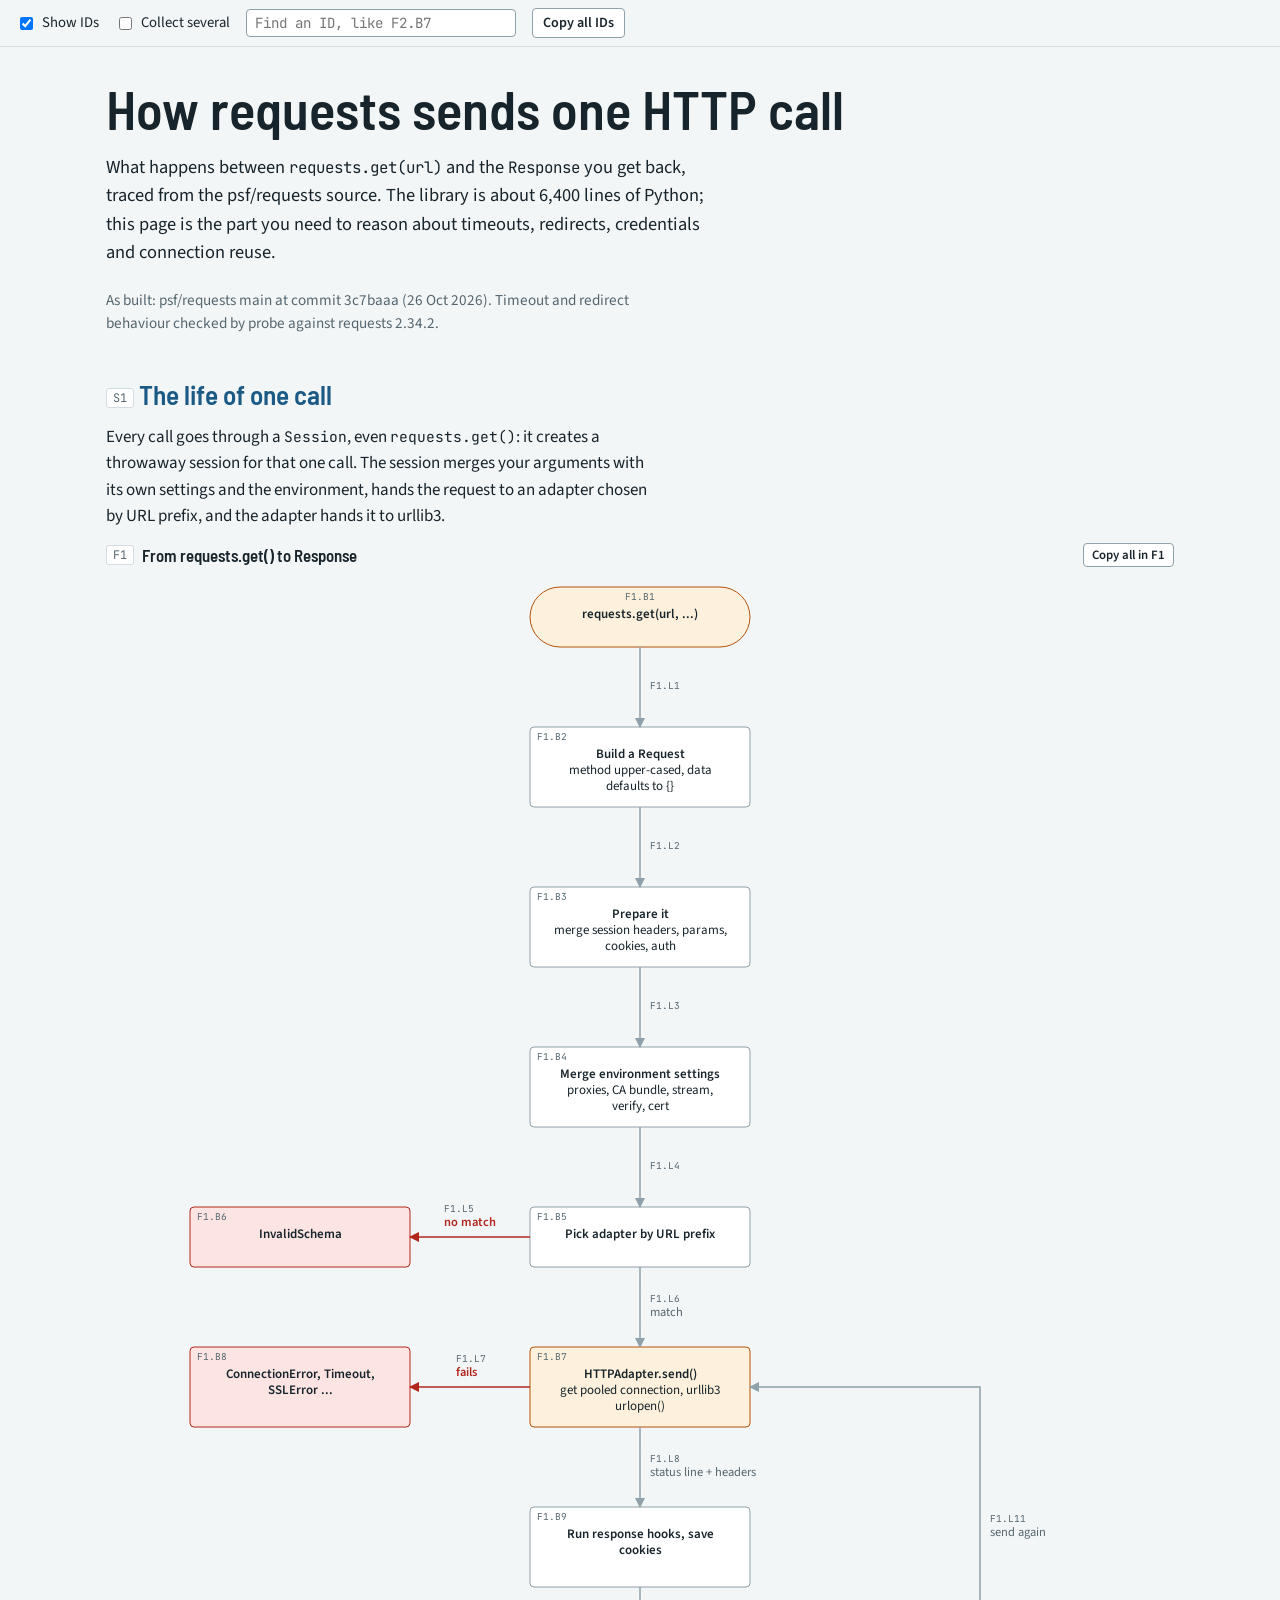
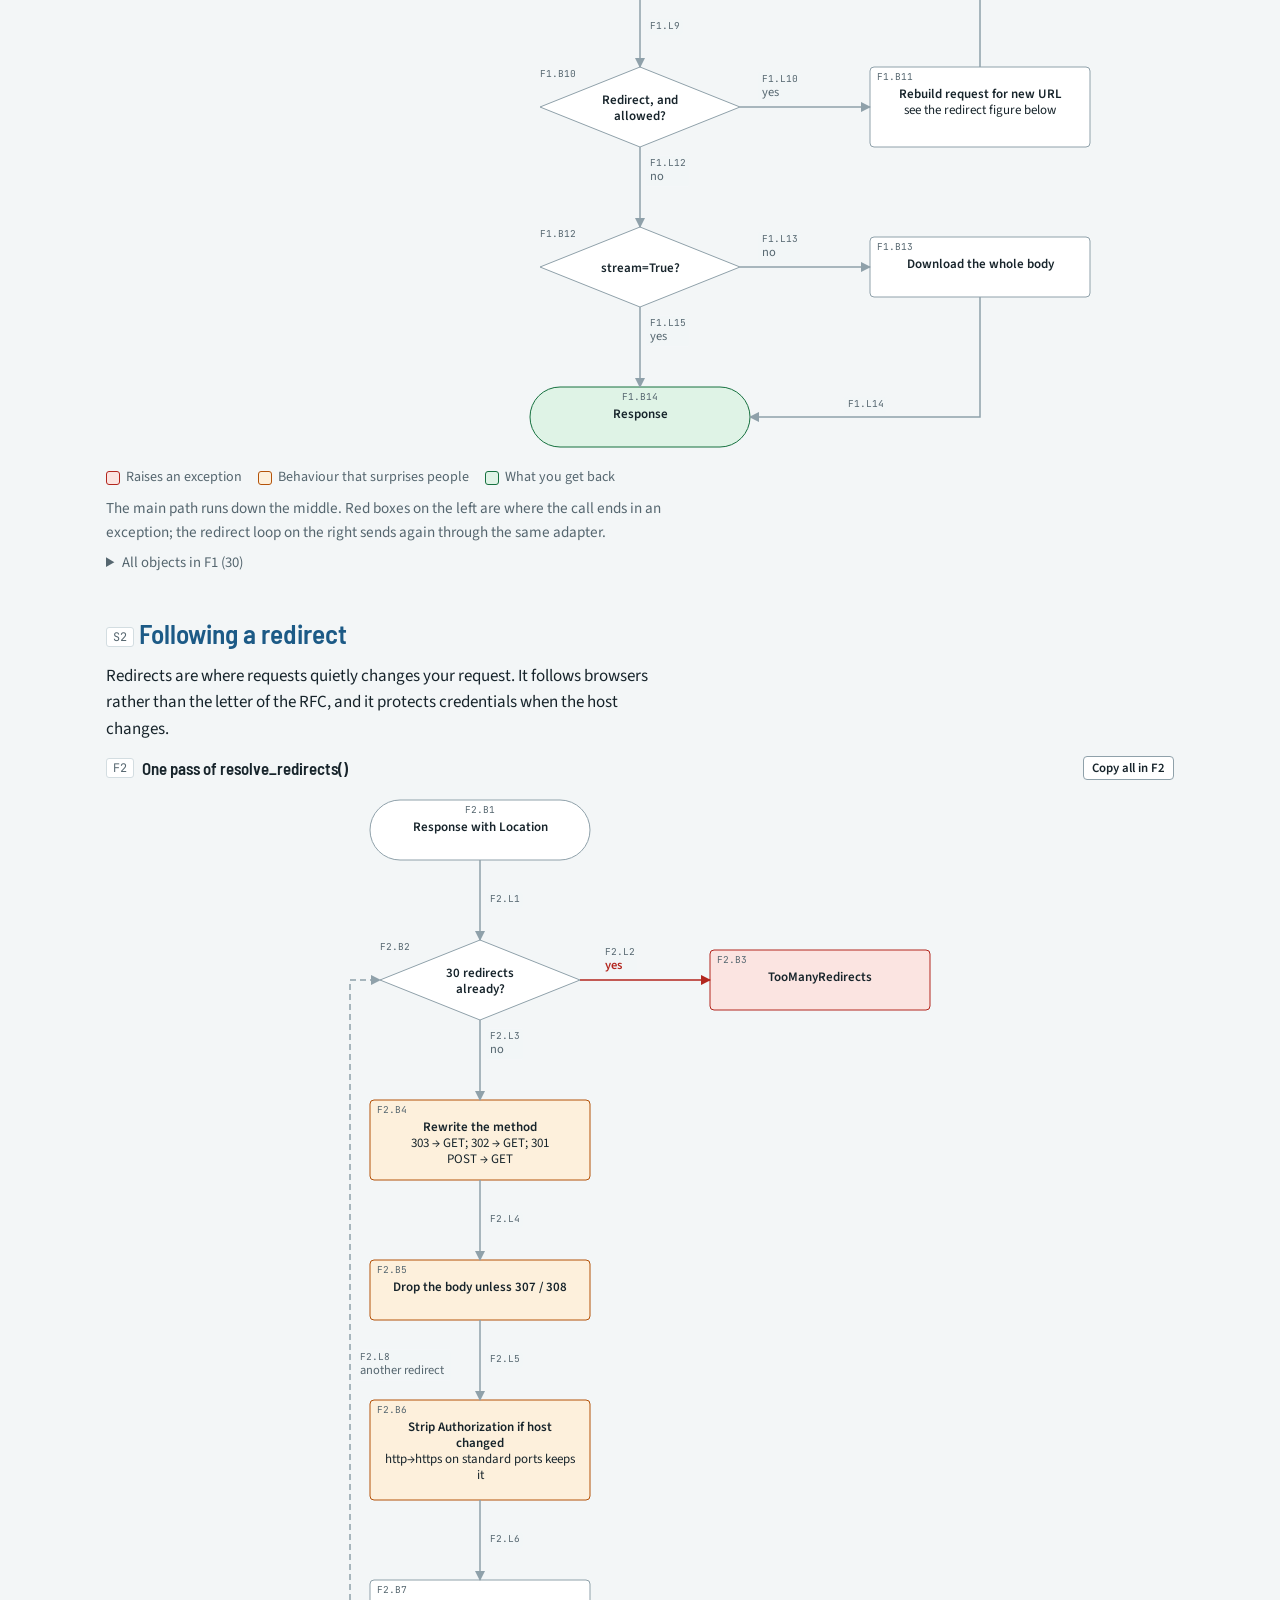
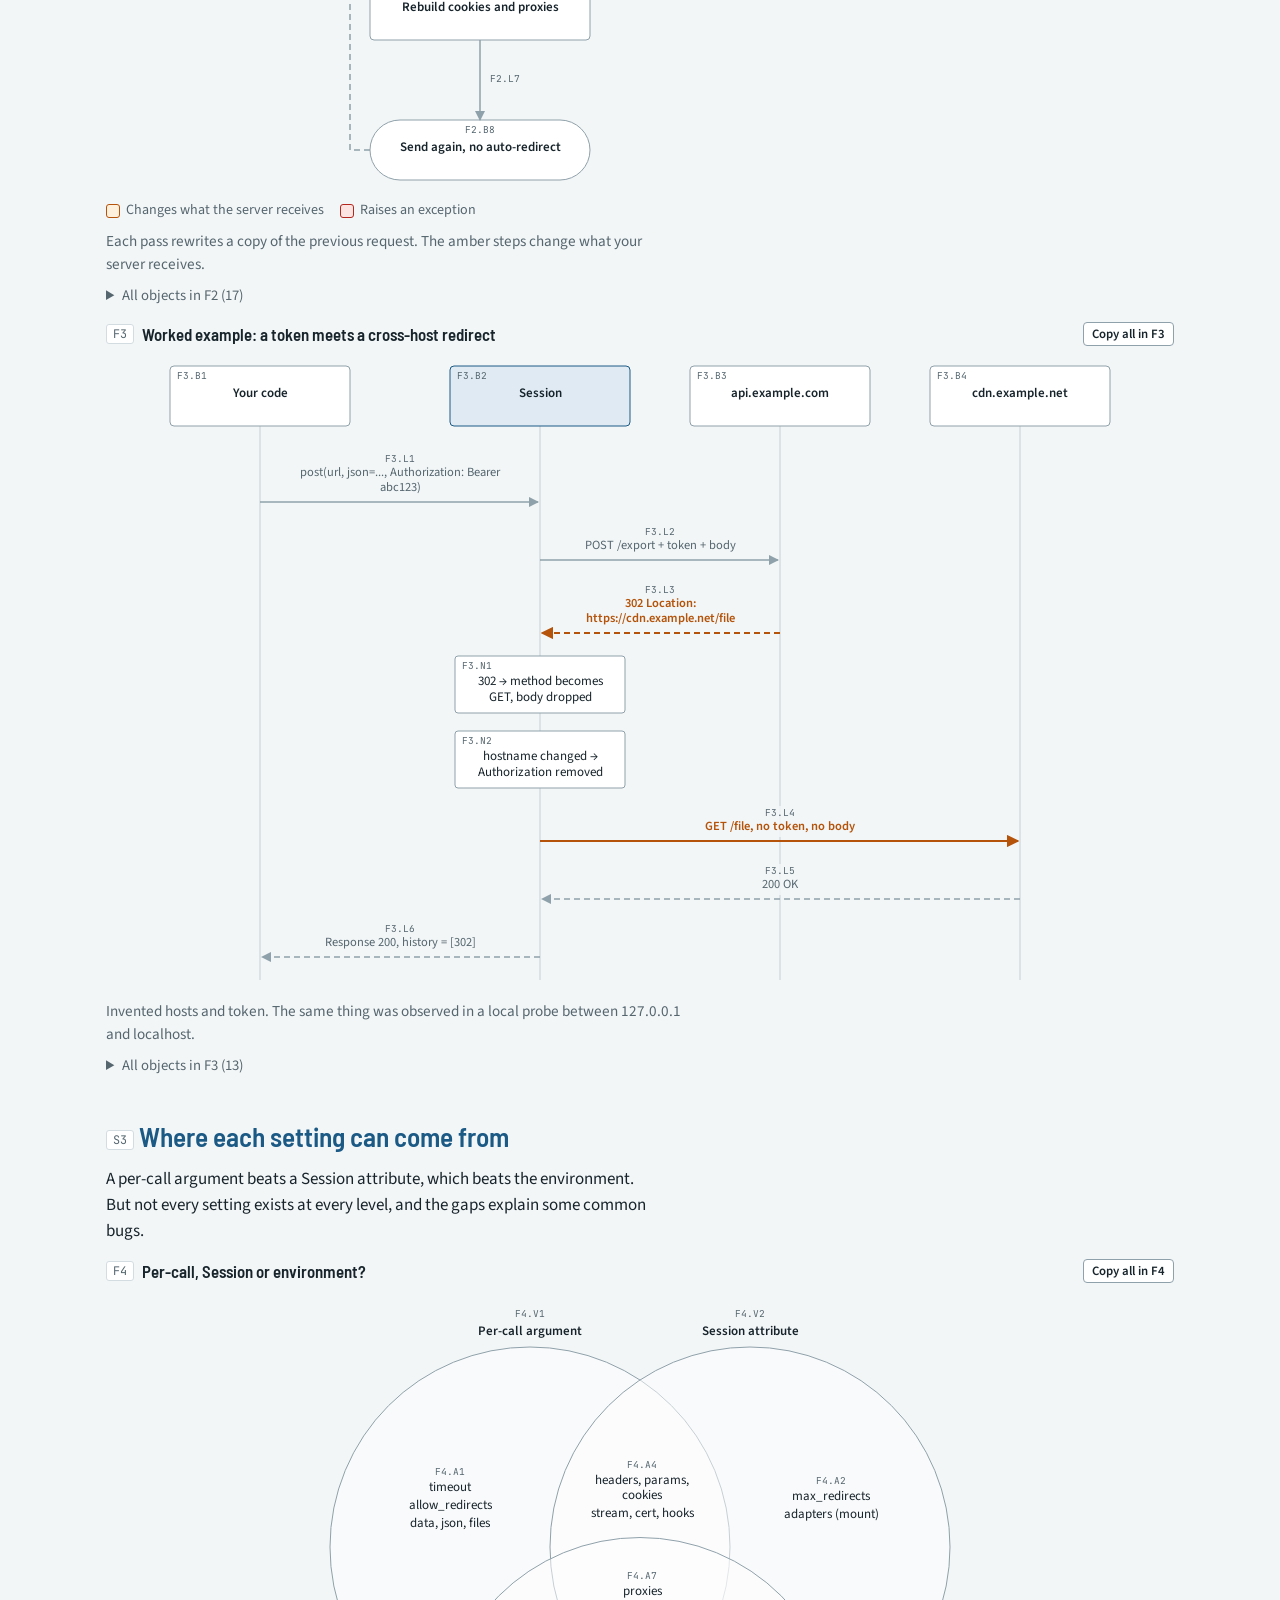
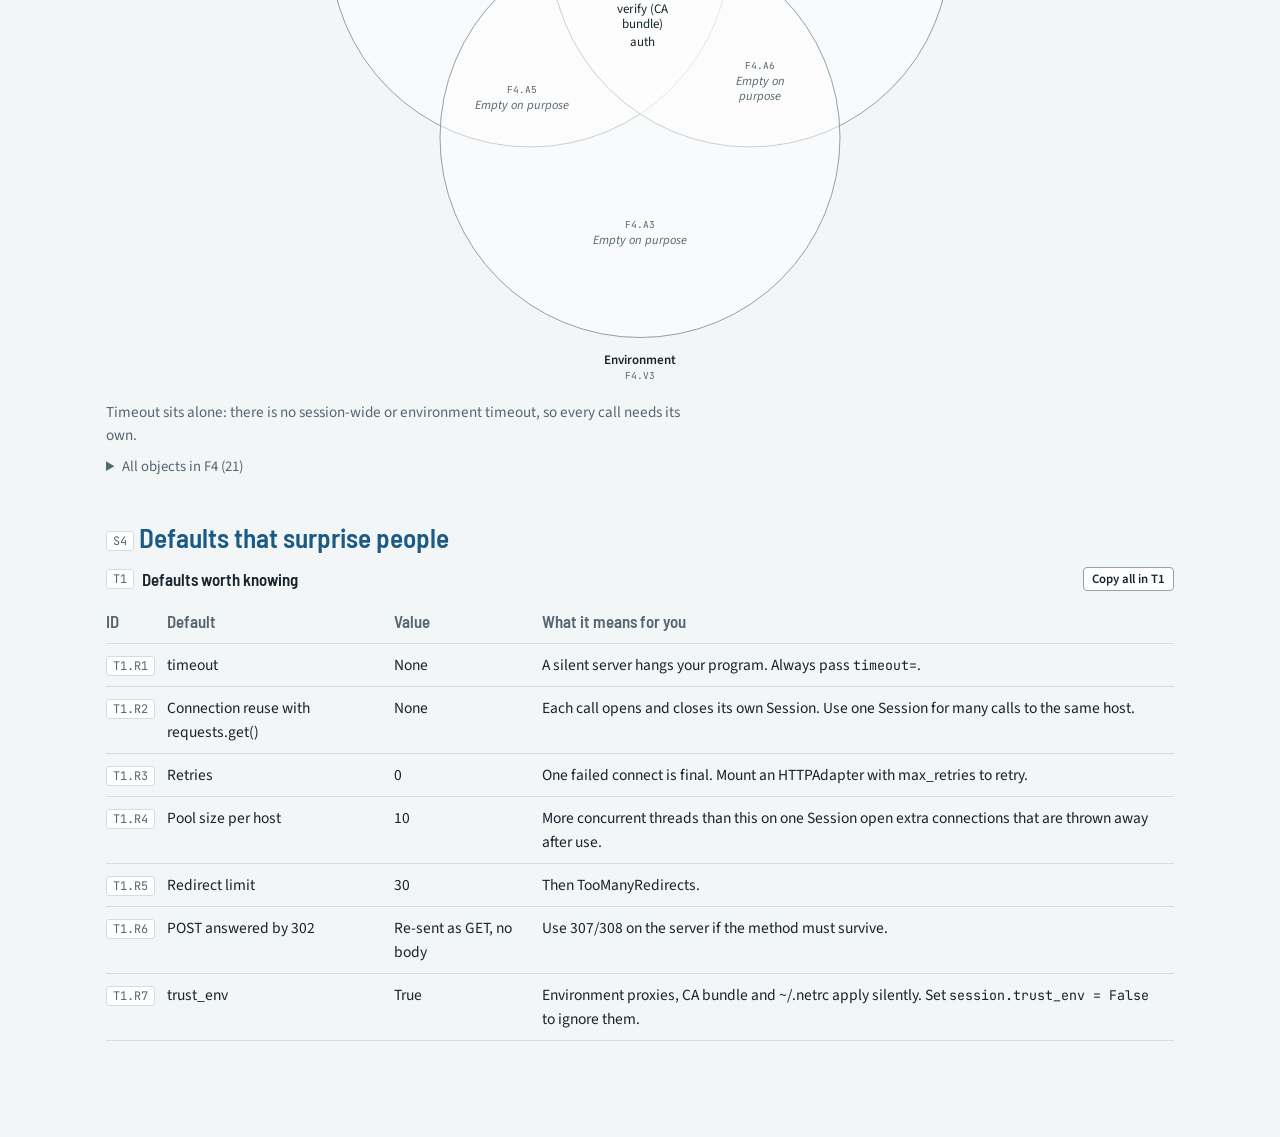
<file: examples/requests/requests.html>
<!doctype html>
<html lang="en"><head><meta charset="utf-8"><meta name="viewport" content="width=device-width,initial-scale=1"><title>Requests Call Flow</title><link rel="preconnect" href="https://fonts.googleapis.com"><link rel="stylesheet" href="https://fonts.googleapis.com/css2?family=Barlow+Semi+Condensed:wght@500;600&family=Source+Sans+3:wght@400;600&family=JetBrains+Mono:wght@400&display=swap"><style>/* One reading column with figures wider than the text, like an operations manual. */
:root {
  --bg: #f3f6f7; --fg: #17242b; --muted: #55666f; --line: #8fa1aa; --box: #ffffff; --rule: #d3dde1; --ink: #1c5a86; --pick: #c2410c;
  --plain-bg: #ffffff; --plain: #8fa1aa;
  --hub-bg: #dfeaf2; --hub: #1c5a86;
  --attention-bg: #fdf0dc; --attention: #b45309;
  --hold-bg: #e9e6f6; --hold: #51419c;
  --good-bg: #dff3e6; --good: #16713f;
  --danger-bg: #fbe4e1; --danger: #b3261e;
  --muted-bg: #e8ecee; --muted-ln: #8fa1aa;
  --display: "Barlow Semi Condensed", "Arial Narrow", Arial, sans-serif; --body: "Source Sans 3", "Segoe UI", Arial, sans-serif; --mono: "JetBrains Mono", Consolas, monospace;
  color-scheme: light;
}
@media (prefers-color-scheme: dark) { :root:not([data-theme="light"]) {
  --bg: #11191e; --fg: #e4ecef; --muted: #9db0b9; --line: #6d808a; --box: #1b262c; --rule: #2d3b42; --ink: #7cc0ec; --pick: #fb923c;
  --plain-bg: #1b262c; --plain: #6d808a;
  --hub-bg: #1c3343; --hub: #7cc0ec;
  --attention-bg: #3a2a14; --attention: #f4b35e;
  --hold-bg: #2a2648; --hold: #b9aef2;
  --good-bg: #15362a; --good: #6fd69a;
  --danger-bg: #40201d; --danger: #f2a198;
  --muted-bg: #242f35; --muted-ln: #6d808a;
  color-scheme: dark } }
:root[data-theme="dark"] {
  --bg: #11191e; --fg: #e4ecef; --muted: #9db0b9; --line: #6d808a; --box: #1b262c; --rule: #2d3b42; --ink: #7cc0ec; --pick: #fb923c;
  --plain-bg: #1b262c; --plain: #6d808a;
  --hub-bg: #1c3343; --hub: #7cc0ec;
  --attention-bg: #3a2a14; --attention: #f4b35e;
  --hold-bg: #2a2648; --hold: #b9aef2;
  --good-bg: #15362a; --good: #6fd69a;
  --danger-bg: #40201d; --danger: #f2a198;
  --muted-bg: #242f35; --muted-ln: #6d808a;
  color-scheme: dark }
* { box-sizing: border-box; }
[hidden] { display: none !important; }
html { scroll-padding-top: 64px; }
body { margin: 0; background: var(--bg); color: var(--fg); font: 17px/1.55 var(--body); }
main { max-width: 1100px; margin: 0 auto; padding: 32px 16px 96px; display: grid; gap: 44px; }
section { display: grid; gap: 14px; min-width: 0; }
h1, h2 { font-family: var(--display); font-weight: 600; line-height: 1.1; text-wrap: balance; margin: 0; }
h1 { font-size: clamp(2.2rem, 6vw, 3.4rem); }
h2 { font-size: 1.7rem; color: var(--ink); }
p { margin: 0; max-width: 68ch; }
.lead { font-size: 1.15rem; }
.status { color: var(--muted); font-size: 0.95rem; margin-top: 8px; }
code { font: 0.86em var(--mono); }
figure { margin: 0; display: grid; gap: 8px; min-width: 0; }
figcaption { color: var(--muted); font-size: 0.95rem; max-width: 72ch; }
.scroll, .table { overflow-x: auto; }
.tablewrap { display: grid; gap: 8px; min-width: 0; }

.toolbar { position: sticky; top: 0; z-index: 5; display: flex; flex-wrap: wrap; align-items: center; gap: 8px 16px; padding: 8px 16px; background: var(--bg); border-bottom: 1px solid var(--rule); font-size: 0.92rem; }
.tgl { display: inline-flex; gap: 6px; align-items: center; cursor: pointer; }
#findbox { font: 0.88rem var(--mono); width: 270px; max-width: 100%; padding: 4px 8px; border: 1px solid var(--line); border-radius: 4px; background: var(--box); color: var(--fg); }
.btn { font: 600 0.88rem var(--body); padding: 4px 10px; border: 1px solid var(--line); border-radius: 4px; background: var(--box); color: var(--fg); cursor: pointer; }
.btn:hover { border-color: var(--ink); color: var(--ink); }
.btn.small { font-size: 0.8rem; padding: 2px 8px; margin-left: auto; white-space: nowrap; }
.chip { font: 0.74rem var(--mono); padding: 1px 6px; border: 1px solid var(--rule); border-radius: 3px; background: var(--box); color: var(--muted); cursor: pointer; white-space: nowrap; vertical-align: middle; }
.chip:hover { border-color: var(--ink); color: var(--ink); }
.fighead { display: flex; flex-wrap: wrap; align-items: center; gap: 8px; }
.figtitle { font: 600 1.05rem var(--display); }

svg { user-select: none; display: block; width: 100%; height: auto; font-family: var(--body); margin-inline: auto; }
svg .t { fill: var(--fg); font-size: 13px; }
svg .b { font-weight: 600; }
svg .ttl { font-size: 13.5px; }
svg .l { fill: var(--muted); font-size: 12.5px; }
svg .st { fill: var(--muted); font-size: 11.5px; font-style: italic; }
svg .m { fill: var(--fg); font: 11.5px var(--mono); }
svg .bdg { fill: var(--muted); font: 9.5px var(--mono); }
svg .labbg { fill: var(--bg); opacity: 0.88; }
svg .rule { stroke: var(--line); }
svg .mhit { fill: transparent; }
svg .grp { fill: none; stroke: var(--line); stroke-dasharray: 3 4; }
svg .life { stroke: var(--rule); stroke-width: 1.5; }
svg .hit { stroke: transparent; stroke-width: 14; fill: none; }
svg .ln { stroke: var(--line); stroke-width: 1.5; }
svg .ln.dash { stroke-dasharray: 6 4; }
svg .shape { fill: var(--plain-bg); stroke: var(--plain); }
.tone-hub .shape { fill: var(--hub-bg); stroke: var(--hub); }
.tone-attention .shape { fill: var(--attention-bg); stroke: var(--attention); }
.tone-hold .shape { fill: var(--hold-bg); stroke: var(--hold); }
.tone-good .shape { fill: var(--good-bg); stroke: var(--good); }
.tone-danger .shape { fill: var(--danger-bg); stroke: var(--danger); }
.tone-muted .shape { fill: var(--muted-bg); stroke: var(--muted-ln); }
.line.tone-hub .ln { stroke: var(--hub); }
.line.tone-attention .ln { stroke: var(--attention); stroke-width: 1.8; }
.line.tone-hold .ln { stroke: var(--hold); }
.line.tone-good .ln { stroke: var(--good); stroke-width: 2; }
.line.tone-danger .ln { stroke: var(--danger); }
.line.tone-muted .ln { stroke: var(--rule); stroke-dasharray: 2 5; }
.line.tone-hub .l { fill: var(--hub); font-weight: 600; }
.line.tone-attention .l { fill: var(--attention); font-weight: 600; }
.line.tone-hold .l { fill: var(--hold); font-weight: 600; }
.line.tone-good .l { fill: var(--good); font-weight: 600; }
.line.tone-danger .l { fill: var(--danger); font-weight: 600; }
svg .mk-plain, svg .mk-muted { fill: var(--line); }
svg .mk-hub { fill: var(--hub); } svg .mk-attention { fill: var(--attention); } svg .mk-hold { fill: var(--hold); }
svg .mk-good { fill: var(--good); } svg .mk-danger { fill: var(--danger); }
svg .mk-hollow { fill: var(--box); stroke: var(--line); stroke-width: 1.3; }
svg .mk-open { fill: none; stroke: var(--line); stroke-width: 1.5; }

/* Venn: circles tint the page, and invisible clipped regions above them take the pointer. */
.vset .shape { fill-opacity: 0.5; pointer-events: none; }
.vname { font-size: 15px; }
svg .vempty { font-style: italic; }
.vhit { fill: transparent; pointer-events: all; }
.region:hover .vhit, .region:focus-visible .vhit, .region.rel .vhit { fill: var(--ink); fill-opacity: 0.14; }
.region.picked .vhit { fill: var(--pick); fill-opacity: 0.25; }
.region.flash .vhit { animation: flashregion 0.7s ease-in-out 3; }
@keyframes flashregion { 50% { fill: var(--pick); fill-opacity: 0.4; } }

/* Objects: hover, keyboard focus, related, collected, found. */
.obj { cursor: pointer; outline: none; }
.obj:hover > .shape, .obj:focus-visible > .shape { stroke-width: 2.5; }
.obj:hover > .ln, .obj:focus-visible > .ln { stroke-width: 3; }
.member:hover .mhit, .member:focus-visible .mhit { fill: var(--rule); }
.group:hover > .grp, .group:focus-visible > .grp { stroke: var(--ink); stroke-width: 1.5; }
.obj.rel > .shape { stroke: var(--ink); stroke-width: 2.5; }
.obj.rel > .ln { stroke: var(--ink); stroke-width: 2.5; }
.obj.picked > .shape, .obj.picked > .ln, .obj.picked > .grp { stroke: var(--pick); stroke-width: 3; }
.member.picked .mhit { fill: var(--pick); opacity: 0.25; }
.obj.flash > .shape, .obj.flash > .ln { animation: flash 0.7s ease-in-out 3; }
tr[data-oid] { outline: none; }
tr[data-oid]:hover td, tr[data-oid]:focus-visible td { background: var(--rule); }
tr.flash td { animation: flashrow 0.7s ease-in-out 3; }
tr.picked td { box-shadow: inset 0 -2px 0 var(--pick); }
@keyframes flash { 50% { stroke: var(--pick); stroke-width: 5; } }
@keyframes flashrow { 50% { background: var(--pick); } }
@media (prefers-reduced-motion: reduce) { .obj.flash > .shape, .obj.flash > .ln, tr.flash td { animation: none; stroke: var(--pick); stroke-width: 4; } }
body.noids svg .bdg, body.noids .idcell, body.noids .idh { display: none; }

table { border-collapse: collapse; width: 100%; min-width: 560px; font-size: 0.97rem; }
th, td { text-align: left; vertical-align: top; padding: 9px 12px 9px 0; border-bottom: 1px solid var(--rule); }
th { font-family: var(--display); font-weight: 600; font-size: 1.05rem; color: var(--muted); }
.idcell { width: 1%; white-space: nowrap; }
.legend { display: flex; flex-wrap: wrap; gap: 6px 16px; font-size: 0.88rem; color: var(--muted); }
.lg { display: inline-flex; align-items: center; gap: 6px; }
.sw { width: 14px; height: 14px; border-radius: 3px; border: 1px solid var(--plain); background: var(--plain-bg); }
.sw.tone-hub { background: var(--hub-bg); border-color: var(--hub); }
.sw.tone-attention { background: var(--attention-bg); border-color: var(--attention); }
.sw.tone-hold { background: var(--hold-bg); border-color: var(--hold); }
.sw.tone-good { background: var(--good-bg); border-color: var(--good); }
.sw.tone-danger { background: var(--danger-bg); border-color: var(--danger); }
.sw.tone-muted { background: var(--muted-bg); border-color: var(--muted-ln); }
.index { font-size: 0.92rem; }
.index summary { cursor: pointer; color: var(--muted); }

.tip { position: fixed; z-index: 20; max-width: 340px; padding: 9px 12px; background: var(--fg); color: var(--bg); border-radius: 5px; font-size: 0.88rem; line-height: 1.4; pointer-events: none; box-shadow: 0 4px 14px rgb(0 0 0 / 0.3); }
.tip .tid { font: 0.76rem var(--mono); opacity: 0.8; }
.tip .tname { font-weight: 600; display: block; margin: 2px 0; overflow-wrap: anywhere; }
.tip .tsrc { font: 0.74rem var(--mono); opacity: 0.8; display: block; margin-top: 5px; overflow-wrap: anywhere; }
.tip .thint { display: block; margin-top: 5px; font-size: 0.76rem; opacity: 0.7; }
.toast { position: fixed; left: 50%; bottom: 72px; transform: translateX(-50%); z-index: 30; max-width: min(92vw, 560px); padding: 7px 14px; background: var(--ink); color: var(--bg); border-radius: 5px; font-size: 0.9rem; opacity: 0; transition: opacity 0.15s; pointer-events: none; overflow-wrap: anywhere; }
.toast.on { opacity: 1; }
.tray { position: fixed; left: 0; right: 0; bottom: 0; z-index: 6; display: flex; flex-wrap: wrap; align-items: center; gap: 8px 12px; padding: 10px 16px; background: var(--box); border-top: 2px solid var(--pick); font-size: 0.92rem; }
#traytext { font: 0.8rem var(--mono); flex: 1 1 200px; overflow-wrap: anywhere; }
@media print { .toolbar, .tray, .btn, .chip, .index { display: none; } svg .bdg { display: inline; } }
</style></head><body><div class="toolbar" role="toolbar" aria-label="Working with object IDs"><label class="tgl"><input type="checkbox" id="showids" checked> Show IDs</label><label class="tgl"><input type="checkbox" id="many"> Collect several</label><form id="find"><input id="findbox" type="search" placeholder="Find an ID, like F2.B7" aria-label="Find an object by ID" autocomplete="off"></form><button id="copyall" class="btn" type="button">Copy all IDs</button></div><main><section class="intro"><h1>How requests sends one HTTP call</h1><p class="lead">What happens between <code>requests.get(url)</code> and the <code>Response</code> you get back, traced from the psf/requests source. The library is about 6,400 lines of Python; this page is the part you need to reason about timeouts, redirects, credentials and connection reuse.</p><p class="status">As built: psf/requests main at commit 3c7baaa (26 Oct 2026). Timeout and redirect behaviour checked by probe against requests 2.34.2.</p></section><section id="S1"><h2><button class="chip" data-copy="S1">S1</button> The life of one call</h2><p>Every call goes through a <code>Session</code>, even <code>requests.get()</code>: it creates a throwaway session for that one call. The session merges your arguments with its own settings and the environment, hands the request to an adapter chosen by URL prefix, and the adapter hands it to urllib3.</p><figure id="F1" data-oid="F1"><div class="fighead"><button class="chip" data-copy="F1">F1</button><span class="figtitle">From requests.get() to Response</span><button class="btn small" data-copy-scope="F1" type="button">Copy all in F1</button></div><div class="scroll"><svg viewBox="28 28 924 1484" style="min-width:720px;max-width:924px" role="group" aria-label="A top-to-bottom flow: build Request, prepare it, merge environment, pick adapter, send through urllib3, run hooks and save cookies, follow redirects, then download the body unless streaming."><defs><marker id="F1-a-plain" viewBox="0 0 10 10" refX="9" refY="5" markerWidth="7" markerHeight="7" orient="auto-start-reverse"><path class="mk-plain" d="M0 0L10 5L0 10z"/></marker><marker id="F1-a-hub" viewBox="0 0 10 10" refX="9" refY="5" markerWidth="7" markerHeight="7" orient="auto-start-reverse"><path class="mk-hub" d="M0 0L10 5L0 10z"/></marker><marker id="F1-a-attention" viewBox="0 0 10 10" refX="9" refY="5" markerWidth="7" markerHeight="7" orient="auto-start-reverse"><path class="mk-attention" d="M0 0L10 5L0 10z"/></marker><marker id="F1-a-hold" viewBox="0 0 10 10" refX="9" refY="5" markerWidth="7" markerHeight="7" orient="auto-start-reverse"><path class="mk-hold" d="M0 0L10 5L0 10z"/></marker><marker id="F1-a-good" viewBox="0 0 10 10" refX="9" refY="5" markerWidth="7" markerHeight="7" orient="auto-start-reverse"><path class="mk-good" d="M0 0L10 5L0 10z"/></marker><marker id="F1-a-danger" viewBox="0 0 10 10" refX="9" refY="5" markerWidth="7" markerHeight="7" orient="auto-start-reverse"><path class="mk-danger" d="M0 0L10 5L0 10z"/></marker><marker id="F1-a-muted" viewBox="0 0 10 10" refX="9" refY="5" markerWidth="7" markerHeight="7" orient="auto-start-reverse"><path class="mk-muted" d="M0 0L10 5L0 10z"/></marker><marker id="F1-tri" viewBox="0 0 14 14" refX="13" refY="7" markerWidth="11" markerHeight="11" orient="auto-start-reverse"><path class="mk-hollow" d="M1 1L13 7L1 13z"/></marker><marker id="F1-dia-f" viewBox="0 0 16 10" refX="1" refY="5" markerWidth="13" markerHeight="9" orient="auto-start-reverse"><path class="mk-plain" d="M1 5L8 1L15 5L8 9z"/></marker><marker id="F1-dia-h" viewBox="0 0 16 10" refX="1" refY="5" markerWidth="13" markerHeight="9" orient="auto-start-reverse"><path class="mk-hollow" d="M1 5L8 1L15 5L8 9z"/></marker><marker id="F1-open" viewBox="0 0 10 10" refX="9" refY="5" markerWidth="8" markerHeight="8" orient="auto-start-reverse"><path class="mk-open" d="M1 1L9 5L1 9"/></marker></defs><g class="obj node tone-attention" data-oid="F1.B1" tabindex="0" role="button" aria-label="F1.B1 requests.get(url, ...)"><rect class="shape" x="380" y="40" width="220" height="60" rx="30.0"/><text class="bdg" x="490.0" y="53" text-anchor="middle">F1.B1</text><text class="t b" x="490.0" y="71" text-anchor="middle">requests.get(url, ...)</text></g><g class="obj node tone-plain" data-oid="F1.B2" tabindex="0" role="button" aria-label="F1.B2 Build a Request"><rect class="shape" x="380" y="180" width="220" height="80" rx="4"/><text class="bdg" x="387" y="193">F1.B2</text><text class="t b" x="490.0" y="211" text-anchor="middle">Build a Request</text><text class="t" x="490.0" y="227" text-anchor="middle">method upper-cased, data</text><text class="t" x="490.0" y="243" text-anchor="middle">defaults to {}</text></g><g class="obj node tone-plain" data-oid="F1.B3" tabindex="0" role="button" aria-label="F1.B3 Prepare it"><rect class="shape" x="380" y="340" width="220" height="80" rx="4"/><text class="bdg" x="387" y="353">F1.B3</text><text class="t b" x="490.0" y="371" text-anchor="middle">Prepare it</text><text class="t" x="490.0" y="387" text-anchor="middle">merge session headers, params,</text><text class="t" x="490.0" y="403" text-anchor="middle">cookies, auth</text></g><g class="obj node tone-plain" data-oid="F1.B4" tabindex="0" role="button" aria-label="F1.B4 Merge environment settings"><rect class="shape" x="380" y="500" width="220" height="80" rx="4"/><text class="bdg" x="387" y="513">F1.B4</text><text class="t b" x="490.0" y="531" text-anchor="middle">Merge environment settings</text><text class="t" x="490.0" y="547" text-anchor="middle">proxies, CA bundle, stream,</text><text class="t" x="490.0" y="563" text-anchor="middle">verify, cert</text></g><g class="obj node tone-plain" data-oid="F1.B5" tabindex="0" role="button" aria-label="F1.B5 Pick adapter by URL prefix"><rect class="shape" x="380" y="660" width="220" height="60" rx="4"/><text class="bdg" x="387" y="673">F1.B5</text><text class="t b" x="490.0" y="691" text-anchor="middle">Pick adapter by URL prefix</text></g><g class="obj node tone-danger" data-oid="F1.B6" tabindex="0" role="button" aria-label="F1.B6 InvalidSchema"><rect class="shape" x="40" y="660" width="220" height="60" rx="4"/><text class="bdg" x="47" y="673">F1.B6</text><text class="t b" x="150.0" y="691" text-anchor="middle">InvalidSchema</text></g><g class="obj node tone-attention" data-oid="F1.B7" tabindex="0" role="button" aria-label="F1.B7 HTTPAdapter.send()"><rect class="shape" x="380" y="800" width="220" height="80" rx="4"/><text class="bdg" x="387" y="813">F1.B7</text><text class="t b" x="490.0" y="831" text-anchor="middle">HTTPAdapter.send()</text><text class="t" x="490.0" y="847" text-anchor="middle">get pooled connection, urllib3</text><text class="t" x="490.0" y="863" text-anchor="middle">urlopen()</text></g><g class="obj node tone-danger" data-oid="F1.B8" tabindex="0" role="button" aria-label="F1.B8 ConnectionError, Timeout, SSLError ..."><rect class="shape" x="40" y="800" width="220" height="80" rx="4"/><text class="bdg" x="47" y="813">F1.B8</text><text class="t b" x="150.0" y="831" text-anchor="middle">ConnectionError, Timeout,</text><text class="t b" x="150.0" y="847" text-anchor="middle">SSLError ...</text></g><g class="obj node tone-plain" data-oid="F1.B9" tabindex="0" role="button" aria-label="F1.B9 Run response hooks, save cookies"><rect class="shape" x="380" y="960" width="220" height="80" rx="4"/><text class="bdg" x="387" y="973">F1.B9</text><text class="t b" x="490.0" y="991" text-anchor="middle">Run response hooks, save</text><text class="t b" x="490.0" y="1007" text-anchor="middle">cookies</text></g><g class="obj node tone-plain" data-oid="F1.B10" tabindex="0" role="button" aria-label="F1.B10 Redirect, and allowed?"><polygon class="shape" points="490.0,1120 590,1160.0 490.0,1200 390,1160.0"/><text class="bdg" x="390" y="1130">F1.B10</text><text class="t b" x="490.0" y="1156.5" text-anchor="middle">Redirect, and</text><text class="t b" x="490.0" y="1172.5" text-anchor="middle">allowed?</text></g><g class="obj node tone-plain" data-oid="F1.B11" tabindex="0" role="button" aria-label="F1.B11 Rebuild request for new URL"><rect class="shape" x="720" y="1120" width="220" height="80" rx="4"/><text class="bdg" x="727" y="1133">F1.B11</text><text class="t b" x="830.0" y="1151" text-anchor="middle">Rebuild request for new URL</text><text class="t" x="830.0" y="1167" text-anchor="middle">see the redirect figure below</text></g><g class="obj node tone-plain" data-oid="F1.B12" tabindex="0" role="button" aria-label="F1.B12 stream=True?"><polygon class="shape" points="490.0,1280 590,1320.0 490.0,1360 390,1320.0"/><text class="bdg" x="390" y="1290">F1.B12</text><text class="t b" x="490.0" y="1324.5" text-anchor="middle">stream=True?</text></g><g class="obj node tone-plain" data-oid="F1.B13" tabindex="0" role="button" aria-label="F1.B13 Download the whole body"><rect class="shape" x="720" y="1290" width="220" height="60" rx="4"/><text class="bdg" x="727" y="1303">F1.B13</text><text class="t b" x="830.0" y="1321" text-anchor="middle">Download the whole body</text></g><g class="obj node tone-good" data-oid="F1.B14" tabindex="0" role="button" aria-label="F1.B14 Response"><rect class="shape" x="380" y="1440" width="220" height="60" rx="30.0"/><text class="bdg" x="490.0" y="1453" text-anchor="middle">F1.B14</text><text class="t b" x="490.0" y="1471" text-anchor="middle">Response</text></g><g class="obj line tone-plain" data-oid="F1.L1" tabindex="0" role="button" aria-label="F1.L1  from requests.get(url, ...) to Build a Request"><polyline class="hit" points="490,100 490,180" fill="none"/><polyline class="ln" points="490,100 490,180" fill="none" marker-end="url(#F1-a-plain)"/><rect class="labbg" x="496.0" y="132.0" width="37" height="16" rx="2"/><text class="bdg" x="500.0" y="142.0">F1.L1</text></g><g class="obj line tone-plain" data-oid="F1.L2" tabindex="0" role="button" aria-label="F1.L2  from Build a Request to Prepare it"><polyline class="hit" points="490,260 490,340" fill="none"/><polyline class="ln" points="490,260 490,340" fill="none" marker-end="url(#F1-a-plain)"/><rect class="labbg" x="496.0" y="292.0" width="37" height="16" rx="2"/><text class="bdg" x="500.0" y="302.0">F1.L2</text></g><g class="obj line tone-plain" data-oid="F1.L3" tabindex="0" role="button" aria-label="F1.L3  from Prepare it to Merge environment settings"><polyline class="hit" points="490,420 490,500" fill="none"/><polyline class="ln" points="490,420 490,500" fill="none" marker-end="url(#F1-a-plain)"/><rect class="labbg" x="496.0" y="452.0" width="37" height="16" rx="2"/><text class="bdg" x="500.0" y="462.0">F1.L3</text></g><g class="obj line tone-plain" data-oid="F1.L4" tabindex="0" role="button" aria-label="F1.L4  from Merge environment settings to Pick adapter by URL prefix"><polyline class="hit" points="490,580 490,660" fill="none"/><polyline class="ln" points="490,580 490,660" fill="none" marker-end="url(#F1-a-plain)"/><rect class="labbg" x="496.0" y="612.0" width="37" height="16" rx="2"/><text class="bdg" x="500.0" y="622.0">F1.L4</text></g><g class="obj line tone-danger" data-oid="F1.L5" tabindex="0" role="button" aria-label="F1.L5 no match from Pick adapter by URL prefix to InvalidSchema"><polyline class="hit" points="380,690 260,690" fill="none"/><polyline class="ln" points="380,690 260,690" fill="none" marker-end="url(#F1-a-danger)"/><rect class="labbg" x="290.0" y="655.0" width="60" height="31" rx="2"/><text class="bdg" x="294.0" y="665.0">F1.L5</text><text class="l" x="294.0" y="679.0">no match</text></g><g class="obj line tone-plain" data-oid="F1.L6" tabindex="0" role="button" aria-label="F1.L6 match from Pick adapter by URL prefix to HTTPAdapter.send()"><polyline class="hit" points="490,720 490,800" fill="none"/><polyline class="ln" points="490,720 490,800" fill="none" marker-end="url(#F1-a-plain)"/><rect class="labbg" x="496.0" y="744.5" width="43" height="31" rx="2"/><text class="bdg" x="500.0" y="754.5">F1.L6</text><text class="l" x="500.0" y="768.5">match</text></g><g class="obj line tone-danger" data-oid="F1.L7" tabindex="0" role="button" aria-label="F1.L7 fails from HTTPAdapter.send() to ConnectionError, Timeout, SSLError ..."><polyline class="hit" points="380,840 260,840" fill="none"/><polyline class="ln" points="380,840 260,840" fill="none" marker-end="url(#F1-a-danger)"/><rect class="labbg" x="301.5" y="805.0" width="37" height="31" rx="2"/><text class="bdg" x="305.5" y="815.0">F1.L7</text><text class="l" x="305.5" y="829.0">fails</text></g><g class="obj line tone-plain" data-oid="F1.L8" tabindex="0" role="button" aria-label="F1.L8 status line + headers from HTTPAdapter.send() to Run response hooks, save cookies"><polyline class="hit" points="490,880 490,960" fill="none"/><polyline class="ln" points="490,880 490,960" fill="none" marker-end="url(#F1-a-plain)"/><rect class="labbg" x="496.0" y="904.5" width="126" height="31" rx="2"/><text class="bdg" x="500.0" y="914.5">F1.L8</text><text class="l" x="500.0" y="928.5">status line + headers</text></g><g class="obj line tone-plain" data-oid="F1.L9" tabindex="0" role="button" aria-label="F1.L9  from Run response hooks, save cookies to Redirect, and allowed?"><polyline class="hit" points="490,1040 490,1120" fill="none"/><polyline class="ln" points="490,1040 490,1120" fill="none" marker-end="url(#F1-a-plain)"/><rect class="labbg" x="496.0" y="1072.0" width="37" height="16" rx="2"/><text class="bdg" x="500.0" y="1082.0">F1.L9</text></g><g class="obj line tone-plain" data-oid="F1.L10" tabindex="0" role="button" aria-label="F1.L10 yes from Redirect, and allowed? to Rebuild request for new URL"><polyline class="hit" points="590,1160 720,1160" fill="none"/><polyline class="ln" points="590,1160 720,1160" fill="none" marker-end="url(#F1-a-plain)"/><rect class="labbg" x="607.5" y="1125.0" width="43" height="31" rx="2"/><text class="bdg" x="611.5" y="1135.0">F1.L10</text><text class="l" x="611.5" y="1149.0">yes</text></g><g class="obj line tone-plain" data-oid="F1.L11" tabindex="0" role="button" aria-label="F1.L11 send again from Rebuild request for new URL to HTTPAdapter.send()"><polyline class="hit" points="830,1120 830,840 600,840" fill="none"/><polyline class="ln" points="830,1120 830,840 600,840" fill="none" marker-end="url(#F1-a-plain)"/><rect class="labbg" x="836.0" y="964.5" width="69" height="31" rx="2"/><text class="bdg" x="840.0" y="974.5">F1.L11</text><text class="l" x="840.0" y="988.5">send again</text></g><g class="obj line tone-plain" data-oid="F1.L12" tabindex="0" role="button" aria-label="F1.L12 no from Redirect, and allowed? to stream=True?"><polyline class="hit" points="490,1200 490,1280" fill="none"/><polyline class="ln" points="490,1200 490,1280" fill="none" marker-end="url(#F1-a-plain)"/><rect class="labbg" x="496.0" y="1208.5" width="43" height="31" rx="2"/><text class="bdg" x="500.0" y="1218.5">F1.L12</text><text class="l" x="500.0" y="1232.5">no</text></g><g class="obj line tone-plain" data-oid="F1.L13" tabindex="0" role="button" aria-label="F1.L13 no from stream=True? to Download the whole body"><polyline class="hit" points="590,1320 720,1320" fill="none"/><polyline class="ln" points="590,1320 720,1320" fill="none" marker-end="url(#F1-a-plain)"/><rect class="labbg" x="607.5" y="1285.0" width="43" height="31" rx="2"/><text class="bdg" x="611.5" y="1295.0">F1.L13</text><text class="l" x="611.5" y="1309.0">no</text></g><g class="obj line tone-plain" data-oid="F1.L14" tabindex="0" role="button" aria-label="F1.L14  from Download the whole body to Response"><polyline class="hit" points="830,1350 830,1470 600,1470" fill="none"/><polyline class="ln" points="830,1350 830,1470 600,1470" fill="none" marker-end="url(#F1-a-plain)"/><rect class="labbg" x="693.5" y="1450.0" width="43" height="16" rx="2"/><text class="bdg" x="697.5" y="1460.0">F1.L14</text></g><g class="obj line tone-plain" data-oid="F1.L15" tabindex="0" role="button" aria-label="F1.L15 yes from stream=True? to Response"><polyline class="hit" points="490,1360 490,1440" fill="none"/><polyline class="ln" points="490,1360 490,1440" fill="none" marker-end="url(#F1-a-plain)"/><rect class="labbg" x="496.0" y="1368.5" width="43" height="31" rx="2"/><text class="bdg" x="500.0" y="1378.5">F1.L15</text><text class="l" x="500.0" y="1392.5">yes</text></g></svg></div><div class="legend"><span class="lg"><i class="sw tone-danger"></i>Raises an exception</span><span class="lg"><i class="sw tone-attention"></i>Behaviour that surprises people</span><span class="lg"><i class="sw tone-good"></i>What you get back</span></div><figcaption>The main path runs down the middle. Red boxes on the left are where the call ends in an exception; the redirect loop on the right sends again through the same adapter.</figcaption><details class="index"><summary>All objects in F1 (30)</summary><div class="table"><table><thead><tr><th>ID</th><th>Type</th><th>Name</th></tr></thead><tbody><tr><td><button class="chip" data-copy="F1">F1</button></td><td>figure</td><td>From requests.get() to Response</td></tr><tr><td><button class="chip" data-copy="F1.B1">F1.B1</button></td><td>box</td><td>requests.get(url, ...)</td></tr><tr><td><button class="chip" data-copy="F1.B2">F1.B2</button></td><td>box</td><td>Build a Request</td></tr><tr><td><button class="chip" data-copy="F1.B3">F1.B3</button></td><td>box</td><td>Prepare it</td></tr><tr><td><button class="chip" data-copy="F1.B4">F1.B4</button></td><td>box</td><td>Merge environment settings</td></tr><tr><td><button class="chip" data-copy="F1.B5">F1.B5</button></td><td>box</td><td>Pick adapter by URL prefix</td></tr><tr><td><button class="chip" data-copy="F1.B6">F1.B6</button></td><td>box</td><td>InvalidSchema</td></tr><tr><td><button class="chip" data-copy="F1.B7">F1.B7</button></td><td>box</td><td>HTTPAdapter.send()</td></tr><tr><td><button class="chip" data-copy="F1.B8">F1.B8</button></td><td>box</td><td>ConnectionError, Timeout, SSLError ...</td></tr><tr><td><button class="chip" data-copy="F1.B9">F1.B9</button></td><td>box</td><td>Run response hooks, save cookies</td></tr><tr><td><button class="chip" data-copy="F1.B10">F1.B10</button></td><td>box</td><td>Redirect, and allowed?</td></tr><tr><td><button class="chip" data-copy="F1.B11">F1.B11</button></td><td>box</td><td>Rebuild request for new URL</td></tr><tr><td><button class="chip" data-copy="F1.B12">F1.B12</button></td><td>box</td><td>stream=True?</td></tr><tr><td><button class="chip" data-copy="F1.B13">F1.B13</button></td><td>box</td><td>Download the whole body</td></tr><tr><td><button class="chip" data-copy="F1.B14">F1.B14</button></td><td>box</td><td>Response</td></tr><tr><td><button class="chip" data-copy="F1.L1">F1.L1</button></td><td>line</td><td>requests.get(url, ...) to Build a Request</td></tr><tr><td><button class="chip" data-copy="F1.L2">F1.L2</button></td><td>line</td><td>Build a Request to Prepare it</td></tr><tr><td><button class="chip" data-copy="F1.L3">F1.L3</button></td><td>line</td><td>Prepare it to Merge environment settings</td></tr><tr><td><button class="chip" data-copy="F1.L4">F1.L4</button></td><td>line</td><td>Merge environment settings to Pick adapter by URL prefix</td></tr><tr><td><button class="chip" data-copy="F1.L5">F1.L5</button></td><td>line</td><td>no match</td></tr><tr><td><button class="chip" data-copy="F1.L6">F1.L6</button></td><td>line</td><td>match</td></tr><tr><td><button class="chip" data-copy="F1.L7">F1.L7</button></td><td>line</td><td>fails</td></tr><tr><td><button class="chip" data-copy="F1.L8">F1.L8</button></td><td>line</td><td>status line + headers</td></tr><tr><td><button class="chip" data-copy="F1.L9">F1.L9</button></td><td>line</td><td>Run response hooks, save cookies to Redirect, and allowed?</td></tr><tr><td><button class="chip" data-copy="F1.L10">F1.L10</button></td><td>line</td><td>yes</td></tr><tr><td><button class="chip" data-copy="F1.L11">F1.L11</button></td><td>line</td><td>send again</td></tr><tr><td><button class="chip" data-copy="F1.L12">F1.L12</button></td><td>line</td><td>no</td></tr><tr><td><button class="chip" data-copy="F1.L13">F1.L13</button></td><td>line</td><td>no</td></tr><tr><td><button class="chip" data-copy="F1.L14">F1.L14</button></td><td>line</td><td>Download the whole body to Response</td></tr><tr><td><button class="chip" data-copy="F1.L15">F1.L15</button></td><td>line</td><td>yes</td></tr></tbody></table></div></details></figure></section><section id="S2"><h2><button class="chip" data-copy="S2">S2</button> Following a redirect</h2><p>Redirects are where requests quietly changes your request. It follows browsers rather than the letter of the RFC, and it protects credentials when the host changes.</p><figure id="F2" data-oid="F2"><div class="fighead"><button class="chip" data-copy="F2">F2</button><span class="figtitle">One pass of resolve_redirects()</span><button class="btn small" data-copy-scope="F2" type="button">Copy all in F2</button></div><div class="scroll"><svg viewBox="128 28 604 1004" style="min-width:604px;max-width:604px" role="group" aria-label="A loop: check redirect count, rewrite the method, drop the body for most codes, drop Authorization if the host changed, re-add cookies and proxies, send again."><defs><marker id="F2-a-plain" viewBox="0 0 10 10" refX="9" refY="5" markerWidth="7" markerHeight="7" orient="auto-start-reverse"><path class="mk-plain" d="M0 0L10 5L0 10z"/></marker><marker id="F2-a-hub" viewBox="0 0 10 10" refX="9" refY="5" markerWidth="7" markerHeight="7" orient="auto-start-reverse"><path class="mk-hub" d="M0 0L10 5L0 10z"/></marker><marker id="F2-a-attention" viewBox="0 0 10 10" refX="9" refY="5" markerWidth="7" markerHeight="7" orient="auto-start-reverse"><path class="mk-attention" d="M0 0L10 5L0 10z"/></marker><marker id="F2-a-hold" viewBox="0 0 10 10" refX="9" refY="5" markerWidth="7" markerHeight="7" orient="auto-start-reverse"><path class="mk-hold" d="M0 0L10 5L0 10z"/></marker><marker id="F2-a-good" viewBox="0 0 10 10" refX="9" refY="5" markerWidth="7" markerHeight="7" orient="auto-start-reverse"><path class="mk-good" d="M0 0L10 5L0 10z"/></marker><marker id="F2-a-danger" viewBox="0 0 10 10" refX="9" refY="5" markerWidth="7" markerHeight="7" orient="auto-start-reverse"><path class="mk-danger" d="M0 0L10 5L0 10z"/></marker><marker id="F2-a-muted" viewBox="0 0 10 10" refX="9" refY="5" markerWidth="7" markerHeight="7" orient="auto-start-reverse"><path class="mk-muted" d="M0 0L10 5L0 10z"/></marker><marker id="F2-tri" viewBox="0 0 14 14" refX="13" refY="7" markerWidth="11" markerHeight="11" orient="auto-start-reverse"><path class="mk-hollow" d="M1 1L13 7L1 13z"/></marker><marker id="F2-dia-f" viewBox="0 0 16 10" refX="1" refY="5" markerWidth="13" markerHeight="9" orient="auto-start-reverse"><path class="mk-plain" d="M1 5L8 1L15 5L8 9z"/></marker><marker id="F2-dia-h" viewBox="0 0 16 10" refX="1" refY="5" markerWidth="13" markerHeight="9" orient="auto-start-reverse"><path class="mk-hollow" d="M1 5L8 1L15 5L8 9z"/></marker><marker id="F2-open" viewBox="0 0 10 10" refX="9" refY="5" markerWidth="8" markerHeight="8" orient="auto-start-reverse"><path class="mk-open" d="M1 1L9 5L1 9"/></marker></defs><g class="obj node tone-plain" data-oid="F2.B1" tabindex="0" role="button" aria-label="F2.B1 Response with Location"><rect class="shape" x="160" y="40" width="220" height="60" rx="30.0"/><text class="bdg" x="270.0" y="53" text-anchor="middle">F2.B1</text><text class="t b" x="270.0" y="71" text-anchor="middle">Response with Location</text></g><g class="obj node tone-plain" data-oid="F2.B2" tabindex="0" role="button" aria-label="F2.B2 30 redirects already?"><polygon class="shape" points="270.0,180 370,220.0 270.0,260 170,220.0"/><text class="bdg" x="170" y="190">F2.B2</text><text class="t b" x="270.0" y="216.5" text-anchor="middle">30 redirects</text><text class="t b" x="270.0" y="232.5" text-anchor="middle">already?</text></g><g class="obj node tone-danger" data-oid="F2.B3" tabindex="0" role="button" aria-label="F2.B3 TooManyRedirects"><rect class="shape" x="500" y="190" width="220" height="60" rx="4"/><text class="bdg" x="507" y="203">F2.B3</text><text class="t b" x="610.0" y="221" text-anchor="middle">TooManyRedirects</text></g><g class="obj node tone-attention" data-oid="F2.B4" tabindex="0" role="button" aria-label="F2.B4 Rewrite the method"><rect class="shape" x="160" y="340" width="220" height="80" rx="4"/><text class="bdg" x="167" y="353">F2.B4</text><text class="t b" x="270.0" y="371" text-anchor="middle">Rewrite the method</text><text class="t" x="270.0" y="387" text-anchor="middle">303 → GET; 302 → GET; 301</text><text class="t" x="270.0" y="403" text-anchor="middle">POST → GET</text></g><g class="obj node tone-attention" data-oid="F2.B5" tabindex="0" role="button" aria-label="F2.B5 Drop the body unless 307 / 308"><rect class="shape" x="160" y="500" width="220" height="60" rx="4"/><text class="bdg" x="167" y="513">F2.B5</text><text class="t b" x="270.0" y="531" text-anchor="middle">Drop the body unless 307 / 308</text></g><g class="obj node tone-attention" data-oid="F2.B6" tabindex="0" role="button" aria-label="F2.B6 Strip Authorization if host changed"><rect class="shape" x="160" y="640" width="220" height="100" rx="4"/><text class="bdg" x="167" y="653">F2.B6</text><text class="t b" x="270.0" y="671" text-anchor="middle">Strip Authorization if host</text><text class="t b" x="270.0" y="687" text-anchor="middle">changed</text><text class="t" x="270.0" y="703" text-anchor="middle">http→https on standard ports keeps</text><text class="t" x="270.0" y="719" text-anchor="middle">it</text></g><g class="obj node tone-plain" data-oid="F2.B7" tabindex="0" role="button" aria-label="F2.B7 Rebuild cookies and proxies"><rect class="shape" x="160" y="820" width="220" height="60" rx="4"/><text class="bdg" x="167" y="833">F2.B7</text><text class="t b" x="270.0" y="851" text-anchor="middle">Rebuild cookies and proxies</text></g><g class="obj node tone-plain" data-oid="F2.B8" tabindex="0" role="button" aria-label="F2.B8 Send again, no auto-redirect"><rect class="shape" x="160" y="960" width="220" height="60" rx="30.0"/><text class="bdg" x="270.0" y="973" text-anchor="middle">F2.B8</text><text class="t b" x="270.0" y="991" text-anchor="middle">Send again, no auto-redirect</text></g><g class="obj line tone-plain" data-oid="F2.L1" tabindex="0" role="button" aria-label="F2.L1  from Response with Location to 30 redirects already?"><polyline class="hit" points="270,100 270,180" fill="none"/><polyline class="ln" points="270,100 270,180" fill="none" marker-end="url(#F2-a-plain)"/><rect class="labbg" x="276.0" y="132.0" width="37" height="16" rx="2"/><text class="bdg" x="280.0" y="142.0">F2.L1</text></g><g class="obj line tone-danger" data-oid="F2.L2" tabindex="0" role="button" aria-label="F2.L2 yes from 30 redirects already? to TooManyRedirects"><polyline class="hit" points="370,220 500,220" fill="none"/><polyline class="ln" points="370,220 500,220" fill="none" marker-end="url(#F2-a-danger)"/><rect class="labbg" x="390.5" y="185.0" width="37" height="31" rx="2"/><text class="bdg" x="394.5" y="195.0">F2.L2</text><text class="l" x="394.5" y="209.0">yes</text></g><g class="obj line tone-plain" data-oid="F2.L3" tabindex="0" role="button" aria-label="F2.L3 no from 30 redirects already? to Rewrite the method"><polyline class="hit" points="270,260 270,340" fill="none"/><polyline class="ln" points="270,260 270,340" fill="none" marker-end="url(#F2-a-plain)"/><rect class="labbg" x="276.0" y="268.5" width="37" height="31" rx="2"/><text class="bdg" x="280.0" y="278.5">F2.L3</text><text class="l" x="280.0" y="292.5">no</text></g><g class="obj line tone-plain" data-oid="F2.L4" tabindex="0" role="button" aria-label="F2.L4  from Rewrite the method to Drop the body unless 307 / 308"><polyline class="hit" points="270,420 270,500" fill="none"/><polyline class="ln" points="270,420 270,500" fill="none" marker-end="url(#F2-a-plain)"/><rect class="labbg" x="276.0" y="452.0" width="37" height="16" rx="2"/><text class="bdg" x="280.0" y="462.0">F2.L4</text></g><g class="obj line tone-plain" data-oid="F2.L5" tabindex="0" role="button" aria-label="F2.L5  from Drop the body unless 307 / 308 to Strip Authorization if host changed"><polyline class="hit" points="270,560 270,640" fill="none"/><polyline class="ln" points="270,560 270,640" fill="none" marker-end="url(#F2-a-plain)"/><rect class="labbg" x="276.0" y="592.0" width="37" height="16" rx="2"/><text class="bdg" x="280.0" y="602.0">F2.L5</text></g><g class="obj line tone-plain" data-oid="F2.L6" tabindex="0" role="button" aria-label="F2.L6  from Strip Authorization if host changed to Rebuild cookies and proxies"><polyline class="hit" points="270,740 270,820" fill="none"/><polyline class="ln" points="270,740 270,820" fill="none" marker-end="url(#F2-a-plain)"/><rect class="labbg" x="276.0" y="772.0" width="37" height="16" rx="2"/><text class="bdg" x="280.0" y="782.0">F2.L6</text></g><g class="obj line tone-plain" data-oid="F2.L7" tabindex="0" role="button" aria-label="F2.L7  from Rebuild cookies and proxies to Send again, no auto-redirect"><polyline class="hit" points="270,880 270,960" fill="none"/><polyline class="ln" points="270,880 270,960" fill="none" marker-end="url(#F2-a-plain)"/><rect class="labbg" x="276.0" y="912.0" width="37" height="16" rx="2"/><text class="bdg" x="280.0" y="922.0">F2.L7</text></g><g class="obj line tone-plain" data-oid="F2.L8" tabindex="0" role="button" aria-label="F2.L8 another redirect from Send again, no auto-redirect to 30 redirects already?"><polyline class="hit" points="160,990 140,990 140,220 170,220" fill="none"/><polyline class="ln dash" points="160,990 140,990 140,220 170,220" fill="none" marker-end="url(#F2-a-plain)"/><rect class="labbg" x="146.0" y="589.5" width="95" height="31" rx="2"/><text class="bdg" x="150.0" y="599.5">F2.L8</text><text class="l" x="150.0" y="613.5">another redirect</text></g></svg></div><div class="legend"><span class="lg"><i class="sw tone-attention"></i>Changes what the server receives</span><span class="lg"><i class="sw tone-danger"></i>Raises an exception</span></div><figcaption>Each pass rewrites a copy of the previous request. The amber steps change what your server receives.</figcaption><details class="index"><summary>All objects in F2 (17)</summary><div class="table"><table><thead><tr><th>ID</th><th>Type</th><th>Name</th></tr></thead><tbody><tr><td><button class="chip" data-copy="F2">F2</button></td><td>figure</td><td>One pass of resolve_redirects()</td></tr><tr><td><button class="chip" data-copy="F2.B1">F2.B1</button></td><td>box</td><td>Response with Location</td></tr><tr><td><button class="chip" data-copy="F2.B2">F2.B2</button></td><td>box</td><td>30 redirects already?</td></tr><tr><td><button class="chip" data-copy="F2.B3">F2.B3</button></td><td>box</td><td>TooManyRedirects</td></tr><tr><td><button class="chip" data-copy="F2.B4">F2.B4</button></td><td>box</td><td>Rewrite the method</td></tr><tr><td><button class="chip" data-copy="F2.B5">F2.B5</button></td><td>box</td><td>Drop the body unless 307 / 308</td></tr><tr><td><button class="chip" data-copy="F2.B6">F2.B6</button></td><td>box</td><td>Strip Authorization if host changed</td></tr><tr><td><button class="chip" data-copy="F2.B7">F2.B7</button></td><td>box</td><td>Rebuild cookies and proxies</td></tr><tr><td><button class="chip" data-copy="F2.B8">F2.B8</button></td><td>box</td><td>Send again, no auto-redirect</td></tr><tr><td><button class="chip" data-copy="F2.L1">F2.L1</button></td><td>line</td><td>Response with Location to 30 redirects already?</td></tr><tr><td><button class="chip" data-copy="F2.L2">F2.L2</button></td><td>line</td><td>yes</td></tr><tr><td><button class="chip" data-copy="F2.L3">F2.L3</button></td><td>line</td><td>no</td></tr><tr><td><button class="chip" data-copy="F2.L4">F2.L4</button></td><td>line</td><td>Rewrite the method to Drop the body unless 307 / 308</td></tr><tr><td><button class="chip" data-copy="F2.L5">F2.L5</button></td><td>line</td><td>Drop the body unless 307 / 308 to Strip Authorization if host changed</td></tr><tr><td><button class="chip" data-copy="F2.L6">F2.L6</button></td><td>line</td><td>Strip Authorization if host changed to Rebuild cookies and proxies</td></tr><tr><td><button class="chip" data-copy="F2.L7">F2.L7</button></td><td>line</td><td>Rebuild cookies and proxies to Send again, no auto-redirect</td></tr><tr><td><button class="chip" data-copy="F2.L8">F2.L8</button></td><td>line</td><td>another redirect</td></tr></tbody></table></div></details></figure><figure id="F3" data-oid="F3"><div class="fighead"><button class="chip" data-copy="F3">F3</button><span class="figtitle">Worked example: a token meets a cross-host redirect</span><button class="btn small" data-copy-scope="F3" type="button">Copy all in F3</button></div><div class="scroll"><svg viewBox="20 28 980 638" style="min-width:720px;max-width:980px" role="group" aria-label="Your code posts with a bearer token to api.example.com, gets a 302 to cdn.example.net, and requests re-sends as GET without the token."><defs><marker id="F3-a-plain" viewBox="0 0 10 10" refX="9" refY="5" markerWidth="7" markerHeight="7" orient="auto-start-reverse"><path class="mk-plain" d="M0 0L10 5L0 10z"/></marker><marker id="F3-a-hub" viewBox="0 0 10 10" refX="9" refY="5" markerWidth="7" markerHeight="7" orient="auto-start-reverse"><path class="mk-hub" d="M0 0L10 5L0 10z"/></marker><marker id="F3-a-attention" viewBox="0 0 10 10" refX="9" refY="5" markerWidth="7" markerHeight="7" orient="auto-start-reverse"><path class="mk-attention" d="M0 0L10 5L0 10z"/></marker><marker id="F3-a-hold" viewBox="0 0 10 10" refX="9" refY="5" markerWidth="7" markerHeight="7" orient="auto-start-reverse"><path class="mk-hold" d="M0 0L10 5L0 10z"/></marker><marker id="F3-a-good" viewBox="0 0 10 10" refX="9" refY="5" markerWidth="7" markerHeight="7" orient="auto-start-reverse"><path class="mk-good" d="M0 0L10 5L0 10z"/></marker><marker id="F3-a-danger" viewBox="0 0 10 10" refX="9" refY="5" markerWidth="7" markerHeight="7" orient="auto-start-reverse"><path class="mk-danger" d="M0 0L10 5L0 10z"/></marker><marker id="F3-a-muted" viewBox="0 0 10 10" refX="9" refY="5" markerWidth="7" markerHeight="7" orient="auto-start-reverse"><path class="mk-muted" d="M0 0L10 5L0 10z"/></marker><marker id="F3-tri" viewBox="0 0 14 14" refX="13" refY="7" markerWidth="11" markerHeight="11" orient="auto-start-reverse"><path class="mk-hollow" d="M1 1L13 7L1 13z"/></marker><marker id="F3-dia-f" viewBox="0 0 16 10" refX="1" refY="5" markerWidth="13" markerHeight="9" orient="auto-start-reverse"><path class="mk-plain" d="M1 5L8 1L15 5L8 9z"/></marker><marker id="F3-dia-h" viewBox="0 0 16 10" refX="1" refY="5" markerWidth="13" markerHeight="9" orient="auto-start-reverse"><path class="mk-hollow" d="M1 5L8 1L15 5L8 9z"/></marker><marker id="F3-open" viewBox="0 0 10 10" refX="9" refY="5" markerWidth="8" markerHeight="8" orient="auto-start-reverse"><path class="mk-open" d="M1 1L9 5L1 9"/></marker></defs><g class="obj node tone-plain" data-oid="F3.B1" tabindex="0" role="button" aria-label="F3.B1 Your code"><line class="life" x1="130" x2="130" y1="100" y2="654"/><line class="hit" x1="130" x2="130" y1="100" y2="654"/><rect class="shape" x="40" y="40" width="180" height="60" rx="4"/><text class="bdg" x="47" y="53">F3.B1</text><text class="t b" x="130" y="71" text-anchor="middle">Your code</text></g><g class="obj node tone-hub" data-oid="F3.B2" tabindex="0" role="button" aria-label="F3.B2 Session"><line class="life" x1="410" x2="410" y1="100" y2="654"/><line class="hit" x1="410" x2="410" y1="100" y2="654"/><rect class="shape" x="320" y="40" width="180" height="60" rx="4"/><text class="bdg" x="327" y="53">F3.B2</text><text class="t b" x="410" y="71" text-anchor="middle">Session</text></g><g class="obj node tone-plain" data-oid="F3.B3" tabindex="0" role="button" aria-label="F3.B3 api.example.com"><line class="life" x1="650" x2="650" y1="100" y2="654"/><line class="hit" x1="650" x2="650" y1="100" y2="654"/><rect class="shape" x="560" y="40" width="180" height="60" rx="4"/><text class="bdg" x="567" y="53">F3.B3</text><text class="t b" x="650" y="71" text-anchor="middle">api.example.com</text></g><g class="obj node tone-plain" data-oid="F3.B4" tabindex="0" role="button" aria-label="F3.B4 cdn.example.net"><line class="life" x1="890" x2="890" y1="100" y2="654"/><line class="hit" x1="890" x2="890" y1="100" y2="654"/><rect class="shape" x="800" y="40" width="180" height="60" rx="4"/><text class="bdg" x="807" y="53">F3.B4</text><text class="t b" x="890" y="71" text-anchor="middle">cdn.example.net</text></g><g class="obj line tone-plain" data-oid="F3.L1" tabindex="0" role="button" aria-label="F3.L1 post(url, json=..., Authorization: Bearer abc123)"><polyline class="hit" points="130,176 408,176" fill="none"/><polyline class="ln" points="130,176 408,176" fill="none" marker-end="url(#F3-a-plain)"/><rect class="labbg" x="158.06250000000003" y="126" width="223.87499999999994" height="46" rx="2"/><text class="bdg" text-anchor="middle" x="270.0" y="136">F3.L1</text><text class="l" text-anchor="middle" x="270.0" y="150">post(url, json=..., Authorization: Bearer</text><text class="l" text-anchor="middle" x="270.0" y="165">abc123)</text></g><g class="obj line tone-plain" data-oid="F3.L2" tabindex="0" role="button" aria-label="F3.L2 POST /export + token + body"><polyline class="hit" points="410,234 648,234" fill="none"/><polyline class="ln" points="410,234 648,234" fill="none" marker-end="url(#F3-a-plain)"/><rect class="labbg" x="445.5625" y="199" width="168.87499999999994" height="31" rx="2"/><text class="bdg" text-anchor="middle" x="530.0" y="209">F3.L2</text><text class="l" text-anchor="middle" x="530.0" y="223">POST /export + token + body</text></g><g class="obj line tone-attention" data-oid="F3.L3" tabindex="0" role="button" aria-label="F3.L3 302 Location: https://cdn.example.net/file"><polyline class="hit" points="650,307 412,307" fill="none"/><polyline class="ln dash" points="650,307 412,307" fill="none" marker-end="url(#F3-a-attention)"/><rect class="labbg" x="445.1875" y="257" width="169.62500000000003" height="46" rx="2"/><text class="bdg" text-anchor="middle" x="530.0" y="267">F3.L3</text><text class="l" text-anchor="middle" x="530.0" y="281">302 Location:</text><text class="l" text-anchor="middle" x="530.0" y="296">https://cdn.example.net/file</text></g><g class="obj node note tone-plain" data-oid="F3.N1" tabindex="0" role="button" aria-label="F3.N1 302 → method becomes GET, body dropped"><rect class="shape" x="325" y="330" width="170" height="57" rx="3"/><text class="bdg" x="332" y="343">F3.N1</text><text class="t" x="410" y="359" text-anchor="middle">302 → method becomes</text><text class="t" x="410" y="375" text-anchor="middle">GET, body dropped</text></g><g class="obj node note tone-plain" data-oid="F3.N2" tabindex="0" role="button" aria-label="F3.N2 hostname changed → Authorization removed"><rect class="shape" x="325" y="405" width="170" height="57" rx="3"/><text class="bdg" x="332" y="418">F3.N2</text><text class="t" x="410" y="434" text-anchor="middle">hostname changed →</text><text class="t" x="410" y="450" text-anchor="middle">Authorization removed</text></g><g class="obj line tone-attention" data-oid="F3.L4" tabindex="0" role="button" aria-label="F3.L4 GET /file, no token, no body"><polyline class="hit" points="410,515 888,515" fill="none"/><polyline class="ln" points="410,515 888,515" fill="none" marker-end="url(#F3-a-attention)"/><rect class="labbg" x="566.875" y="480" width="166.24999999999994" height="31" rx="2"/><text class="bdg" text-anchor="middle" x="650.0" y="490">F3.L4</text><text class="l" text-anchor="middle" x="650.0" y="504">GET /file, no token, no body</text></g><g class="obj line tone-plain" data-oid="F3.L5" tabindex="0" role="button" aria-label="F3.L5 200 OK"><polyline class="hit" points="890,573 412,573" fill="none"/><polyline class="ln dash" points="890,573 412,573" fill="none" marker-end="url(#F3-a-plain)"/><rect class="labbg" x="625.0" y="538" width="50.0" height="31" rx="2"/><text class="bdg" text-anchor="middle" x="650.0" y="548">F3.L5</text><text class="l" text-anchor="middle" x="650.0" y="562">200 OK</text></g><g class="obj line tone-plain" data-oid="F3.L6" tabindex="0" role="button" aria-label="F3.L6 Response 200, history = [302]"><polyline class="hit" points="410,631 132,631" fill="none"/><polyline class="ln dash" points="410,631 132,631" fill="none" marker-end="url(#F3-a-plain)"/><rect class="labbg" x="180.1875" y="596" width="179.625" height="31" rx="2"/><text class="bdg" text-anchor="middle" x="270.0" y="606">F3.L6</text><text class="l" text-anchor="middle" x="270.0" y="620">Response 200, history = [302]</text></g></svg></div><figcaption>Invented hosts and token. The same thing was observed in a local probe between 127.0.0.1 and localhost.</figcaption><details class="index"><summary>All objects in F3 (13)</summary><div class="table"><table><thead><tr><th>ID</th><th>Type</th><th>Name</th></tr></thead><tbody><tr><td><button class="chip" data-copy="F3">F3</button></td><td>figure</td><td>Worked example: a token meets a cross-host redirect</td></tr><tr><td><button class="chip" data-copy="F3.B1">F3.B1</button></td><td>box</td><td>Your code</td></tr><tr><td><button class="chip" data-copy="F3.B2">F3.B2</button></td><td>box</td><td>Session</td></tr><tr><td><button class="chip" data-copy="F3.B3">F3.B3</button></td><td>box</td><td>api.example.com</td></tr><tr><td><button class="chip" data-copy="F3.B4">F3.B4</button></td><td>box</td><td>cdn.example.net</td></tr><tr><td><button class="chip" data-copy="F3.L1">F3.L1</button></td><td>line</td><td>post(url, json=..., Authorization: Bearer abc123)</td></tr><tr><td><button class="chip" data-copy="F3.L2">F3.L2</button></td><td>line</td><td>POST /export + token + body</td></tr><tr><td><button class="chip" data-copy="F3.L3">F3.L3</button></td><td>line</td><td>302 Location: https://cdn.example.net/file</td></tr><tr><td><button class="chip" data-copy="F3.N1">F3.N1</button></td><td>note</td><td>302 → method becomes GET, body dropped</td></tr><tr><td><button class="chip" data-copy="F3.N2">F3.N2</button></td><td>note</td><td>hostname changed → Authorization removed</td></tr><tr><td><button class="chip" data-copy="F3.L4">F3.L4</button></td><td>line</td><td>GET /file, no token, no body</td></tr><tr><td><button class="chip" data-copy="F3.L5">F3.L5</button></td><td>line</td><td>200 OK</td></tr><tr><td><button class="chip" data-copy="F3.L6">F3.L6</button></td><td>line</td><td>Response 200, history = [302]</td></tr></tbody></table></div></details></figure></section><section id="S3"><h2><button class="chip" data-copy="S3">S3</button> Where each setting can come from</h2><p>A per-call argument beats a Session attribute, which beats the environment. But not every setting exists at every level, and the gaps explain some common bugs.</p><figure id="F4" data-oid="F4"><div class="fighead"><button class="chip" data-copy="F4">F4</button><span class="figtitle">Per-call, Session or environment?</span><button class="btn small" data-copy-scope="F4" type="button">Copy all in F4</button></div><div class="scroll"><svg viewBox="-324 -256 648 702" style="min-width:648px;max-width:648px" role="group" aria-label="Three overlapping sets: per-call arguments, Session attributes and environment variables, with each setting placed in the region of the levels that can set it."><defs><marker id="F4-a-plain" viewBox="0 0 10 10" refX="9" refY="5" markerWidth="7" markerHeight="7" orient="auto-start-reverse"><path class="mk-plain" d="M0 0L10 5L0 10z"/></marker><marker id="F4-a-hub" viewBox="0 0 10 10" refX="9" refY="5" markerWidth="7" markerHeight="7" orient="auto-start-reverse"><path class="mk-hub" d="M0 0L10 5L0 10z"/></marker><marker id="F4-a-attention" viewBox="0 0 10 10" refX="9" refY="5" markerWidth="7" markerHeight="7" orient="auto-start-reverse"><path class="mk-attention" d="M0 0L10 5L0 10z"/></marker><marker id="F4-a-hold" viewBox="0 0 10 10" refX="9" refY="5" markerWidth="7" markerHeight="7" orient="auto-start-reverse"><path class="mk-hold" d="M0 0L10 5L0 10z"/></marker><marker id="F4-a-good" viewBox="0 0 10 10" refX="9" refY="5" markerWidth="7" markerHeight="7" orient="auto-start-reverse"><path class="mk-good" d="M0 0L10 5L0 10z"/></marker><marker id="F4-a-danger" viewBox="0 0 10 10" refX="9" refY="5" markerWidth="7" markerHeight="7" orient="auto-start-reverse"><path class="mk-danger" d="M0 0L10 5L0 10z"/></marker><marker id="F4-a-muted" viewBox="0 0 10 10" refX="9" refY="5" markerWidth="7" markerHeight="7" orient="auto-start-reverse"><path class="mk-muted" d="M0 0L10 5L0 10z"/></marker><marker id="F4-tri" viewBox="0 0 14 14" refX="13" refY="7" markerWidth="11" markerHeight="11" orient="auto-start-reverse"><path class="mk-hollow" d="M1 1L13 7L1 13z"/></marker><marker id="F4-dia-f" viewBox="0 0 16 10" refX="1" refY="5" markerWidth="13" markerHeight="9" orient="auto-start-reverse"><path class="mk-plain" d="M1 5L8 1L15 5L8 9z"/></marker><marker id="F4-dia-h" viewBox="0 0 16 10" refX="1" refY="5" markerWidth="13" markerHeight="9" orient="auto-start-reverse"><path class="mk-hollow" d="M1 5L8 1L15 5L8 9z"/></marker><marker id="F4-open" viewBox="0 0 10 10" refX="9" refY="5" markerWidth="8" markerHeight="8" orient="auto-start-reverse"><path class="mk-open" d="M1 1L9 5L1 9"/></marker></defs><defs><clipPath id="F4-in0"><circle cx="-110.00000000000001" cy="0.0" r="200"/></clipPath><clipPath id="F4-out0"><path clip-rule="evenodd" d="M-1000 -1000H1000V1000H-1000ZM-310.0 0.0a200 200 0 1 0 400 0a200 200 0 1 0 -400 0Z"/></clipPath><clipPath id="F4-in1"><circle cx="110.00000000000001" cy="0.0" r="200"/></clipPath><clipPath id="F4-out1"><path clip-rule="evenodd" d="M-1000 -1000H1000V1000H-1000ZM-89.99999999999999 0.0a200 200 0 1 0 400 0a200 200 0 1 0 -400 0Z"/></clipPath><clipPath id="F4-in2"><circle cx="0.0" cy="190.52" r="200"/></clipPath><clipPath id="F4-out2"><path clip-rule="evenodd" d="M-1000 -1000H1000V1000H-1000ZM-200.0 190.52a200 200 0 1 0 400 0a200 200 0 1 0 -400 0Z"/></clipPath></defs><g class="obj vset tone-plain" data-oid="F4.V1" tabindex="0" role="button" aria-label="F4.V1 Per-call argument"><circle class="shape" cx="-110.00000000000001" cy="0.0" r="200"/><text class="bdg" x="-110.00000000000001" y="-230.0" text-anchor="middle">F4.V1</text><text class="t b vname" x="-110.00000000000001" y="-212.0" text-anchor="middle">Per-call argument</text></g><g class="obj vset tone-plain" data-oid="F4.V2" tabindex="0" role="button" aria-label="F4.V2 Session attribute"><circle class="shape" cx="110.00000000000001" cy="0.0" r="200"/><text class="bdg" x="110.00000000000001" y="-230.0" text-anchor="middle">F4.V2</text><text class="t b vname" x="110.00000000000001" y="-212.0" text-anchor="middle">Session attribute</text></g><g class="obj vset tone-plain" data-oid="F4.V3" tabindex="0" role="button" aria-label="F4.V3 Environment"><circle class="shape" cx="0.0" cy="190.52" r="200"/><text class="bdg" x="0.0" y="431.52" text-anchor="middle">F4.V3</text><text class="t b vname" x="0.0" y="416.52" text-anchor="middle">Environment</text></g><g class="obj region" data-oid="F4.A1" tabindex="0" role="button" aria-label="F4.A1 Per-call argument only" data-probe="-172,-86"><g clip-path="url(#F4-in0)"><g clip-path="url(#F4-out1)"><g clip-path="url(#F4-out2)"><rect class="vhit" x="-1000" y="-1000" width="2000" height="2000"/></g></g></g><text class="bdg" x="-190" y="-72.5" text-anchor="middle">F4.A1</text><g class="obj member" data-oid="F4.A1.i1" tabindex="0" role="button" aria-label="F4.A1.i1 timeout"><rect class="mhit" x="-236.9375" y="-68.5" width="93.87499999999999" height="15"/><text class="t" x="-190" y="-56.5" text-anchor="middle">timeout</text></g><g class="obj member" data-oid="F4.A1.i2" tabindex="0" role="button" aria-label="F4.A1.i2 allow_redirects"><rect class="mhit" x="-236.9375" y="-50.5" width="93.87499999999999" height="15"/><text class="t" x="-190" y="-38.5" text-anchor="middle">allow_redirects</text></g><g class="obj member" data-oid="F4.A1.i3" tabindex="0" role="button" aria-label="F4.A1.i3 data, json, files"><rect class="mhit" x="-236.9375" y="-32.5" width="93.87499999999999" height="15"/><text class="t" x="-190" y="-20.5" text-anchor="middle">data, json, files</text></g></g><g class="obj region" data-oid="F4.A2" tabindex="0" role="button" aria-label="F4.A2 Session attribute only" data-probe="176,-80"><g clip-path="url(#F4-in1)"><g clip-path="url(#F4-out0)"><g clip-path="url(#F4-out2)"><rect class="vhit" x="-1000" y="-1000" width="2000" height="2000"/></g></g></g><text class="bdg" x="191" y="-63.5" text-anchor="middle">F4.A2</text><g class="obj member" data-oid="F4.A2.i1" tabindex="0" role="button" aria-label="F4.A2.i1 max_redirects"><rect class="mhit" x="141.4375" y="-59.5" width="99.12499999999999" height="15"/><text class="t" x="191" y="-47.5" text-anchor="middle">max_redirects</text></g><g class="obj member" data-oid="F4.A2.i2" tabindex="0" role="button" aria-label="F4.A2.i2 adapters (mount)"><rect class="mhit" x="141.4375" y="-41.5" width="99.12499999999999" height="15"/><text class="t" x="191" y="-29.5" text-anchor="middle">adapters (mount)</text></g></g><g class="obj region" data-oid="F4.A3" tabindex="0" role="button" aria-label="F4.A3 Environment only" data-probe="56,286"><g clip-path="url(#F4-in2)"><g clip-path="url(#F4-out0)"><g clip-path="url(#F4-out1)"><rect class="vhit" x="-1000" y="-1000" width="2000" height="2000"/></g></g></g><text class="bdg" x="0" y="280.5" text-anchor="middle">F4.A3</text><text class="l vempty" x="0" y="296.5" text-anchor="middle">Empty on purpose</text></g><g class="obj region" data-oid="F4.A4" tabindex="0" role="button" aria-label="F4.A4 Per-call argument and Session attribute only" data-probe="2,-98"><g clip-path="url(#F4-in0)"><g clip-path="url(#F4-in1)"><g clip-path="url(#F4-out2)"><rect class="vhit" x="-1000" y="-1000" width="2000" height="2000"/></g></g></g><text class="bdg" x="2" y="-79.0" text-anchor="middle">F4.A4</text><g class="obj member" data-oid="F4.A4.i1" tabindex="0" role="button" aria-label="F4.A4.i1 headers, params, cookies"><rect class="mhit" x="-54.749999999999986" y="-75.0" width="113.49999999999997" height="30"/><text class="t" x="2" y="-63.0" text-anchor="middle">headers, params,</text><text class="t" x="2" y="-48.0" text-anchor="middle">cookies</text></g><g class="obj member" data-oid="F4.A4.i2" tabindex="0" role="button" aria-label="F4.A4.i2 stream, cert, hooks"><rect class="mhit" x="-54.749999999999986" y="-42.0" width="113.49999999999997" height="15"/><text class="t" x="2" y="-30.0" text-anchor="middle">stream, cert, hooks</text></g></g><g class="obj region" data-oid="F4.A5" tabindex="0" role="button" aria-label="F4.A5 Per-call argument and Environment only" data-probe="-118,130"><g clip-path="url(#F4-in0)"><g clip-path="url(#F4-in2)"><g clip-path="url(#F4-out1)"><rect class="vhit" x="-1000" y="-1000" width="2000" height="2000"/></g></g></g><text class="bdg" x="-118" y="145.5" text-anchor="middle">F4.A5</text><text class="l vempty" x="-118" y="161.5" text-anchor="middle">Empty on purpose</text></g><g class="obj region" data-oid="F4.A6" tabindex="0" role="button" aria-label="F4.A6 Session attribute and Environment only" data-probe="122,106"><g clip-path="url(#F4-in1)"><g clip-path="url(#F4-in2)"><g clip-path="url(#F4-out0)"><rect class="vhit" x="-1000" y="-1000" width="2000" height="2000"/></g></g></g><text class="bdg" x="120" y="122.0" text-anchor="middle">F4.A6</text><text class="l vempty" x="120" y="138.0" text-anchor="middle">Empty on</text><text class="l vempty" x="120" y="153.0" text-anchor="middle">purpose</text></g><g class="obj region" data-oid="F4.A7" tabindex="0" role="button" aria-label="F4.A7 Per-call argument and Session attribute and Environment" data-probe="-34,46"><g clip-path="url(#F4-in0)"><g clip-path="url(#F4-in1)"><g clip-path="url(#F4-in2)"><rect class="vhit" x="-1000" y="-1000" width="2000" height="2000"/></g></g></g><text class="bdg" x="2" y="32.0" text-anchor="middle">F4.A7</text><g class="obj member" data-oid="F4.A7.i1" tabindex="0" role="button" aria-label="F4.A7.i1 proxies"><rect class="mhit" x="-28.250000000000004" y="36.0" width="60.50000000000001" height="15"/><text class="t" x="2" y="48.0" text-anchor="middle">proxies</text></g><g class="obj member" data-oid="F4.A7.i2" tabindex="0" role="button" aria-label="F4.A7.i2 verify (CA bundle)"><rect class="mhit" x="-28.250000000000004" y="54.0" width="60.50000000000001" height="30"/><text class="t" x="2" y="66.0" text-anchor="middle">verify (CA</text><text class="t" x="2" y="81.0" text-anchor="middle">bundle)</text></g><g class="obj member" data-oid="F4.A7.i3" tabindex="0" role="button" aria-label="F4.A7.i3 auth"><rect class="mhit" x="-28.250000000000004" y="87.0" width="60.50000000000001" height="15"/><text class="t" x="2" y="99.0" text-anchor="middle">auth</text></g></g></svg></div><figcaption>Timeout sits alone: there is no session-wide or environment timeout, so every call needs its own.</figcaption><details class="index"><summary>All objects in F4 (21)</summary><div class="table"><table><thead><tr><th>ID</th><th>Type</th><th>Name</th></tr></thead><tbody><tr><td><button class="chip" data-copy="F4">F4</button></td><td>figure</td><td>Per-call, Session or environment?</td></tr><tr><td><button class="chip" data-copy="F4.V1">F4.V1</button></td><td>set</td><td>Per-call argument</td></tr><tr><td><button class="chip" data-copy="F4.V2">F4.V2</button></td><td>set</td><td>Session attribute</td></tr><tr><td><button class="chip" data-copy="F4.V3">F4.V3</button></td><td>set</td><td>Environment</td></tr><tr><td><button class="chip" data-copy="F4.A1">F4.A1</button></td><td>region</td><td>Per-call argument only</td></tr><tr><td><button class="chip" data-copy="F4.A1.i1">F4.A1.i1</button></td><td>item</td><td>timeout</td></tr><tr><td><button class="chip" data-copy="F4.A1.i2">F4.A1.i2</button></td><td>item</td><td>allow_redirects</td></tr><tr><td><button class="chip" data-copy="F4.A1.i3">F4.A1.i3</button></td><td>item</td><td>data, json, files</td></tr><tr><td><button class="chip" data-copy="F4.A2">F4.A2</button></td><td>region</td><td>Session attribute only</td></tr><tr><td><button class="chip" data-copy="F4.A2.i1">F4.A2.i1</button></td><td>item</td><td>max_redirects</td></tr><tr><td><button class="chip" data-copy="F4.A2.i2">F4.A2.i2</button></td><td>item</td><td>adapters (mount)</td></tr><tr><td><button class="chip" data-copy="F4.A3">F4.A3</button></td><td>region</td><td>Environment only</td></tr><tr><td><button class="chip" data-copy="F4.A4">F4.A4</button></td><td>region</td><td>Per-call argument and Session attribute only</td></tr><tr><td><button class="chip" data-copy="F4.A4.i1">F4.A4.i1</button></td><td>item</td><td>headers, params, cookies</td></tr><tr><td><button class="chip" data-copy="F4.A4.i2">F4.A4.i2</button></td><td>item</td><td>stream, cert, hooks</td></tr><tr><td><button class="chip" data-copy="F4.A5">F4.A5</button></td><td>region</td><td>Per-call argument and Environment only</td></tr><tr><td><button class="chip" data-copy="F4.A6">F4.A6</button></td><td>region</td><td>Session attribute and Environment only</td></tr><tr><td><button class="chip" data-copy="F4.A7">F4.A7</button></td><td>region</td><td>Per-call argument and Session attribute and Environment</td></tr><tr><td><button class="chip" data-copy="F4.A7.i1">F4.A7.i1</button></td><td>item</td><td>proxies</td></tr><tr><td><button class="chip" data-copy="F4.A7.i2">F4.A7.i2</button></td><td>item</td><td>verify (CA bundle)</td></tr><tr><td><button class="chip" data-copy="F4.A7.i3">F4.A7.i3</button></td><td>item</td><td>auth</td></tr></tbody></table></div></details></figure></section><section id="S4"><h2><button class="chip" data-copy="S4">S4</button> Defaults that surprise people</h2><div class="tablewrap" id="T1"><div class="fighead"><button class="chip" data-copy="T1">T1</button><span class="figtitle">Defaults worth knowing</span><button class="btn small" data-copy-scope="T1" type="button">Copy all in T1</button></div><div class="table"><table><thead><tr><th class="idh">ID</th><th>Default</th><th>Value</th><th>What it means for you</th></tr></thead><tbody><tr data-oid="T1.R1" tabindex="0"><td class="idcell"><button class="chip" data-copy="T1.R1">T1.R1</button></td><td>timeout</td><td>None</td><td>A silent server hangs your program. Always pass <code>timeout=</code>.</td></tr><tr data-oid="T1.R2" tabindex="0"><td class="idcell"><button class="chip" data-copy="T1.R2">T1.R2</button></td><td>Connection reuse with requests.get()</td><td>None</td><td>Each call opens and closes its own Session. Use one Session for many calls to the same host.</td></tr><tr data-oid="T1.R3" tabindex="0"><td class="idcell"><button class="chip" data-copy="T1.R3">T1.R3</button></td><td>Retries</td><td>0</td><td>One failed connect is final. Mount an HTTPAdapter with max_retries to retry.</td></tr><tr data-oid="T1.R4" tabindex="0"><td class="idcell"><button class="chip" data-copy="T1.R4">T1.R4</button></td><td>Pool size per host</td><td>10</td><td>More concurrent threads than this on one Session open extra connections that are thrown away after use.</td></tr><tr data-oid="T1.R5" tabindex="0"><td class="idcell"><button class="chip" data-copy="T1.R5">T1.R5</button></td><td>Redirect limit</td><td>30</td><td>Then TooManyRedirects.</td></tr><tr data-oid="T1.R6" tabindex="0"><td class="idcell"><button class="chip" data-copy="T1.R6">T1.R6</button></td><td>POST answered by 302</td><td>Re-sent as GET, no body</td><td>Use 307/308 on the server if the method must survive.</td></tr><tr data-oid="T1.R7" tabindex="0"><td class="idcell"><button class="chip" data-copy="T1.R7">T1.R7</button></td><td>trust_env</td><td>True</td><td>Environment proxies, CA bundle and ~/.netrc apply silently. Set <code>session.trust_env = False</code> to ignore them.</td></tr></tbody></table></div></div></section></main><div class="tray" id="tray" hidden><span id="traytext"></span><button class="btn" id="traycopy" type="button">Copy</button><button class="btn" id="trayclear" type="button">Clear</button></div><div class="tip" id="tip" role="tooltip" hidden></div><div class="toast" id="toast" role="status" aria-live="polite"></div><script type="application/json" id="objdata">{"title": "How requests sends one HTTP call", "objects": {"S1": {"k": "section", "t": "The life of one call"}, "F1": {"k": "figure", "t": "From requests.get() to Response", "d": "A top-to-bottom flow: build Request, prepare it, merge environment, pick adapter, send through urllib3, run hooks and save cookies, follow redirects, then download the body unless streaming."}, "F1.B1": {"k": "box", "t": "requests.get(url, ...)", "d": "A module-level helper. It opens a brand-new Session in a `with` block and closes it on return, so no connection is reused between two `requests.get()` calls.", "s": "src/requests/api.py#with sessions.Session() as session:", "g": "F1"}, "F1.B2": {"k": "box", "t": "Build a Request", "d": "Session.request() packs your arguments into a plain `Request` object. Nothing is encoded or merged yet.", "s": "src/requests/sessions.py#req = Request(", "g": "F1"}, "F1.B3": {"k": "box", "t": "Prepare it", "d": "prepare_request() merges per-call values over the session's. If no auth was given and trust_env is on, it looks in ~/.netrc. The result is a PreparedRequest with the URL, headers and body encoded.", "s": "src/requests/sessions.py#auth = get_netrc_auth(url)", "g": "F1"}, "F1.B4": {"k": "box", "t": "Merge environment settings", "d": "With trust_env on, HTTP(S)_PROXY / NO_PROXY and REQUESTS_CA_BUNDLE or CURL_CA_BUNDLE are read here. A per-call value always wins over the session's, which wins over nothing.", "s": "src/requests/sessions.py#os.environ.get(\"REQUESTS_CA_BUNDLE\")", "g": "F1"}, "F1.B5": {"k": "box", "t": "Pick adapter by URL prefix", "d": "The session holds adapters keyed by prefix, longest first. New sessions mount one HTTPAdapter for `https://` and one for `http://`; `mount()` lets you add a custom one, e.g. with retries.", "s": "src/requests/sessions.py#def get_adapter", "g": "F1"}, "F1.B6": {"k": "box", "t": "InvalidSchema", "d": "No mounted prefix matches, for example `ftp://` or a typo like `htps://`.", "s": "src/requests/sessions.py#raise InvalidSchema", "g": "F1"}, "F1.B7": {"k": "box", "t": "HTTPAdapter.send()", "d": "Gets a connection from urllib3's pool (10 per host by default) and sends. Retries default to 0, and with no timeout argument it waits for the server forever.", "s": "src/requests/adapters.py#resp = conn.urlopen(", "g": "F1"}, "F1.B8": {"k": "box", "t": "ConnectionError, Timeout, SSLError ...", "d": "urllib3's errors are translated into requests' own exception classes, so callers only need to catch `requests.exceptions.RequestException`.", "s": "src/requests/adapters.py#raise ConnectionError(err, request=request)", "g": "F1"}, "F1.B9": {"k": "box", "t": "Run response hooks, save cookies", "d": "Your `hooks={'response': ...}` functions run here, before redirects are followed. Set-Cookie headers go into the session's cookie jar so the next request sends them.", "s": "src/requests/sessions.py#r = dispatch_hook(\"response\", hooks, r, **kwargs)", "g": "F1"}, "F1.B10": {"k": "box", "t": "Redirect, and allowed?", "d": "A redirect is a 301, 302, 303, 307 or 308 with a Location header. allow_redirects defaults to True for every method except HEAD.", "s": "src/requests/sessions.py#if allow_redirects:", "g": "F1"}, "F1.B11": {"k": "box", "t": "Rebuild request for new URL", "d": "resolve_redirects() copies the request, changes method, body and headers for the new URL, then sends it again with allow_redirects=False. Each response joins `r.history`.", "s": "src/requests/sessions.py#def resolve_redirects", "g": "F1"}, "F1.B12": {"k": "box", "t": "stream=True?", "d": "Without stream, the whole body is read into memory before you get the Response. With stream, the connection stays checked out until you read the body or close the response.", "s": "src/requests/sessions.py#if not stream:", "g": "F1"}, "F1.B13": {"k": "box", "t": "Download the whole body", "d": "Touching `r.content` reads the socket to the end and returns the connection to the pool.", "s": "src/requests/sessions.py#r.content", "g": "F1"}, "F1.B14": {"k": "box", "t": "Response", "d": "Carries status, headers, body (or an open stream), `elapsed`, and `history` of any redirects. A 4xx or 5xx is still a normal Response: call `raise_for_status()` to turn it into an exception.", "g": "F1"}, "F1.L1": {"k": "line", "t": "requests.get(url, ...) to Build a Request", "d": "Your keyword arguments are passed through unchanged to Session.request().", "g": "F1", "f": "F1.B1", "o": "F1.B2"}, "F1.L2": {"k": "line", "t": "Build a Request to Prepare it", "d": "The Request object, still unencoded.", "g": "F1", "f": "F1.B2", "o": "F1.B3"}, "F1.L3": {"k": "line", "t": "Prepare it to Merge environment settings", "d": "A PreparedRequest: exact bytes of URL, headers and body.", "g": "F1", "f": "F1.B3", "o": "F1.B4"}, "F1.L4": {"k": "line", "t": "Merge environment settings to Pick adapter by URL prefix", "d": "Send settings: timeout, allow_redirects, proxies, stream, verify, cert.", "g": "F1", "f": "F1.B4", "o": "F1.B5"}, "F1.L5": {"k": "line", "t": "no match", "d": "Raised before any network activity.", "g": "F1", "f": "F1.B5", "o": "F1.B6"}, "F1.L6": {"k": "line", "t": "match", "d": "The adapter is chosen once per send, so a redirect to another scheme can use a different adapter.", "g": "F1", "f": "F1.B5", "o": "F1.B7"}, "F1.L7": {"k": "line", "t": "fails", "d": "DNS failure, refused connection, TLS failure, or a timeout you set.", "g": "F1", "f": "F1.B7", "o": "F1.B8"}, "F1.L8": {"k": "line", "t": "status line + headers", "d": "The body is not read yet: urllib3 is called with preload_content=False.", "g": "F1", "f": "F1.B7", "o": "F1.B9"}, "F1.L9": {"k": "line", "t": "Run response hooks, save cookies to Redirect, and allowed?", "d": "The response after hooks may have been replaced by a hook.", "g": "F1", "f": "F1.B9", "o": "F1.B10"}, "F1.L10": {"k": "line", "t": "yes", "d": "Up to max_redirects (30) times, then TooManyRedirects.", "g": "F1", "f": "F1.B10", "o": "F1.B11"}, "F1.L11": {"k": "line", "t": "send again", "d": "Same adapter path, same timeout and proxies, with allow_redirects=False so the loop stays in resolve_redirects().", "g": "F1", "f": "F1.B11", "o": "F1.B7"}, "F1.L12": {"k": "line", "t": "no", "d": "The final response, with every earlier one in `history`.", "g": "F1", "f": "F1.B10", "o": "F1.B12"}, "F1.L13": {"k": "line", "t": "no", "d": "The default.", "g": "F1", "f": "F1.B12", "o": "F1.B13"}, "F1.L14": {"k": "line", "t": "Download the whole body to Response", "d": "Body is in memory; connection is back in the pool.", "g": "F1", "f": "F1.B13", "o": "F1.B14"}, "F1.L15": {"k": "line", "t": "yes", "d": "Body still on the socket. Use `with` or `r.close()` so the connection is released.", "g": "F1", "f": "F1.B12", "o": "F1.B14"}, "S2": {"k": "section", "t": "Following a redirect"}, "F2": {"k": "figure", "t": "One pass of resolve_redirects()", "d": "A loop: check redirect count, rewrite the method, drop the body for most codes, drop Authorization if the host changed, re-add cookies and proxies, send again."}, "F2.B1": {"k": "box", "t": "Response with Location", "d": "get_redirect_target() reads the Location header only when the status is a redirect code.", "s": "src/requests/sessions.py#location = resp.headers[\"location\"]", "g": "F2"}, "F2.B2": {"k": "box", "t": "30 redirects already?", "d": "Counted per call. The old response body is read and its connection released first, so long chains don't exhaust the pool.", "s": "src/requests/models.py#DEFAULT_REDIRECT_LIMIT: int = 30", "g": "F2"}, "F2.B3": {"k": "box", "t": "TooManyRedirects", "d": "The exception carries the last response, so you can inspect where the loop went.", "s": "src/requests/sessions.py#raise TooManyRedirects(", "g": "F2"}, "F2.B4": {"k": "box", "t": "Rewrite the method", "d": "Browser behaviour, not the RFC: a POST answered with 302 is re-sent as a GET. HEAD is never changed. Only 307 and 308 keep the original method.", "s": "src/requests/sessions.py#if response.status_code == codes.found and method != \"HEAD\":", "g": "F2"}, "F2.B5": {"k": "box", "t": "Drop the body unless 307 / 308", "d": "Content-Length, Content-Type and Transfer-Encoding are removed with it. For 307/308 a file body is rewound so it can be sent again.", "s": "src/requests/sessions.py#purged_headers = (\"Content-Length\", \"Content-Type\", \"Transfer-Encoding\")", "g": "F2"}, "F2.B6": {"k": "box", "t": "Strip Authorization if host changed", "d": "Stops a redirect from leaking your token to another site. A change of port or scheme also strips it, except the http:80 → https:443 upgrade. Netrc credentials for the new host are added back if trust_env is on.", "s": "src/requests/sessions.py#if old_parsed.hostname != new_parsed.hostname:", "g": "F2"}, "F2.B7": {"k": "box", "t": "Rebuild cookies and proxies", "d": "The old Cookie header is dropped and rebuilt from the jar, including cookies the redirect response just set. Proxy settings are recomputed for the new URL.", "s": "src/requests/sessions.py#headers.pop(\"Cookie\", None)", "g": "F2"}, "F2.B8": {"k": "box", "t": "Send again, no auto-redirect", "d": "Calls Session.send() with allow_redirects=False. If the answer is another redirect, the loop goes round again.", "s": "src/requests/sessions.py#allow_redirects=False,", "g": "F2"}, "F2.L1": {"k": "line", "t": "Response with Location to 30 redirects already?", "d": "The response joins history before the count is checked.", "g": "F2", "f": "F2.B1", "o": "F2.B2"}, "F2.L2": {"k": "line", "t": "yes", "d": "Limit set by Session.max_redirects.", "g": "F2", "f": "F2.B2", "o": "F2.B3"}, "F2.L3": {"k": "line", "t": "no", "d": "Works on a copy of the previous PreparedRequest.", "g": "F2", "f": "F2.B2", "o": "F2.B4"}, "F2.L4": {"k": "line", "t": "Rewrite the method to Drop the body unless 307 / 308", "d": "A method rewritten to GET almost always loses its body here too.", "g": "F2", "f": "F2.B4", "o": "F2.B5"}, "F2.L5": {"k": "line", "t": "Drop the body unless 307 / 308 to Strip Authorization if host changed", "d": "Header changes continue on the same copy.", "g": "F2", "f": "F2.B5", "o": "F2.B6"}, "F2.L6": {"k": "line", "t": "Strip Authorization if host changed to Rebuild cookies and proxies", "d": "Credentials settled; now session state.", "g": "F2", "f": "F2.B6", "o": "F2.B7"}, "F2.L7": {"k": "line", "t": "Rebuild cookies and proxies to Send again, no auto-redirect", "d": "The rewritten request goes back through the adapter path.", "g": "F2", "f": "F2.B7", "o": "F2.B8"}, "F2.L8": {"k": "line", "t": "another redirect", "d": "The loop continues while each response is itself a redirect.", "g": "F2", "f": "F2.B8", "o": "F2.B2"}, "F3": {"k": "figure", "t": "Worked example: a token meets a cross-host redirect", "d": "Your code posts with a bearer token to api.example.com, gets a 302 to cdn.example.net, and requests re-sends as GET without the token."}, "F3.B1": {"k": "box", "t": "Your code", "d": "Calls requests.post() with an Authorization header.", "g": "F3"}, "F3.B2": {"k": "box", "t": "Session", "d": "The throwaway session made by requests.post().", "g": "F3"}, "F3.B3": {"k": "box", "t": "api.example.com", "d": "The host you meant to talk to.", "g": "F3"}, "F3.B4": {"k": "box", "t": "cdn.example.net", "d": "A different host named in the Location header.", "g": "F3"}, "F3.L1": {"k": "line", "t": "post(url, json=..., Authorization: Bearer abc123)", "d": "Token and JSON body set per call.", "g": "F3", "f": "F3.B1", "o": "F3.B2"}, "F3.L2": {"k": "line", "t": "POST /export + token + body", "d": "First request goes out exactly as you built it.", "g": "F3", "f": "F3.B2", "o": "F3.B3"}, "F3.L3": {"k": "line", "t": "302 Location: https://cdn.example.net/file", "d": "A redirect to another host.", "g": "F3", "f": "F3.B3", "o": "F3.B2"}, "F3.N1": {"k": "note", "t": "302 → method becomes GET, body dropped", "d": "rebuild_method() and the purged headers step.", "g": "F3"}, "F3.N2": {"k": "note", "t": "hostname changed → Authorization removed", "d": "should_strip_auth() returned True.", "g": "F3"}, "F3.L4": {"k": "line", "t": "GET /file, no token, no body", "d": "The new host never sees your credentials.", "g": "F3", "f": "F3.B2", "o": "F3.B4"}, "F3.L5": {"k": "line", "t": "200 OK", "d": "Final response.", "g": "F3", "f": "F3.B4", "o": "F3.B2"}, "F3.L6": {"k": "line", "t": "Response 200, history = [302]", "d": "Check `r.history` or `r.url` to see the redirect happened.", "g": "F3", "f": "F3.B2", "o": "F3.B1"}, "S3": {"k": "section", "t": "Where each setting can come from"}, "F4": {"k": "figure", "t": "Per-call, Session or environment?", "d": "Three overlapping sets: per-call arguments, Session attributes and environment variables, with each setting placed in the region of the levels that can set it."}, "F4.V1": {"k": "set", "t": "Per-call argument", "d": "Keyword arguments to get(), post(), request() and friends.", "g": "F4"}, "F4.V2": {"k": "set", "t": "Session attribute", "d": "Set once on a Session object and applied to every request it sends.", "g": "F4"}, "F4.V3": {"k": "set", "t": "Environment", "d": "Read only when Session.trust_env is True, which is the default.", "g": "F4"}, "F4.A1": {"k": "region", "t": "Per-call argument only", "d": "Must be passed on every call.", "g": "F4", "m": ["F4.V1"]}, "F4.A1.i1": {"k": "item", "t": "timeout", "d": "No default: without it a call can wait forever. Probed: still waiting after 4 s on a silent server.", "s": "src/requests/sessions.py#timeout: _t.TimeoutType = None,", "g": "F4"}, "F4.A1.i2": {"k": "item", "t": "allow_redirects", "d": "True for every helper except head().", "s": "src/requests/sessions.py#kwargs.setdefault(\"allow_redirects\", False)", "g": "F4"}, "F4.A1.i3": {"k": "item", "t": "data, json, files", "d": "The body is always per call.", "g": "F4"}, "F4.A2": {"k": "region", "t": "Session attribute only", "d": "Only configurable on a Session.", "g": "F4", "m": ["F4.V2"]}, "F4.A2.i1": {"k": "item", "t": "max_redirects", "d": "Default 30.", "s": "src/requests/sessions.py#self.max_redirects = DEFAULT_REDIRECT_LIMIT", "g": "F4"}, "F4.A2.i2": {"k": "item", "t": "adapters (mount)", "d": "The only way to turn on retries: mount an HTTPAdapter(max_retries=...).", "s": "src/requests/sessions.py#self.mount(\"https://\", HTTPAdapter())", "g": "F4"}, "F4.A3": {"k": "region", "t": "Environment only", "d": "Nothing is environment-only: every environment value can be overridden in code.", "g": "F4", "m": ["F4.V3"]}, "F4.A4": {"k": "region", "t": "Per-call argument and Session attribute only", "d": "Merged: per-call keys win, session keys fill in.", "g": "F4", "m": ["F4.V1", "F4.V2"]}, "F4.A4.i1": {"k": "item", "t": "headers, params, cookies", "d": "Dictionaries are merged key by key; set a key to None per call to remove a session value.", "s": "src/requests/sessions.py#params=merge_setting(request.params, self.params),", "g": "F4"}, "F4.A4.i2": {"k": "item", "t": "stream, cert, hooks", "d": "Simple values: the per-call one wins if given.", "g": "F4"}, "F4.A5": {"k": "region", "t": "Per-call argument and Environment only", "d": "Every environment-backed setting is also a Session attribute.", "g": "F4", "m": ["F4.V1", "F4.V3"]}, "F4.A6": {"k": "region", "t": "Session attribute and Environment only", "d": "Every environment-backed setting can also be passed per call.", "g": "F4", "m": ["F4.V2", "F4.V3"]}, "F4.A7": {"k": "region", "t": "Per-call argument and Session attribute and Environment", "d": "All three levels; environment fills in only what code left unset.", "g": "F4", "m": ["F4.V1", "F4.V2", "F4.V3"]}, "F4.A7.i1": {"k": "item", "t": "proxies", "d": "HTTP_PROXY, HTTPS_PROXY, NO_PROXY.", "s": "src/requests/sessions.py#env_proxies = get_environ_proxies(url, no_proxy=no_proxy)", "g": "F4"}, "F4.A7.i2": {"k": "item", "t": "verify (CA bundle)", "d": "REQUESTS_CA_BUNDLE or CURL_CA_BUNDLE, only when verify is True or unset.", "s": "src/requests/sessions.py#os.environ.get(\"CURL_CA_BUNDLE\")", "g": "F4"}, "F4.A7.i3": {"k": "item", "t": "auth", "d": "From ~/.netrc when no auth is set in code.", "s": "src/requests/sessions.py#auth = get_netrc_auth(url)", "g": "F4"}, "S4": {"k": "section", "t": "Defaults that surprise people"}, "T1": {"k": "table", "t": "Defaults worth knowing"}, "T1.R1": {"k": "row", "t": "timeout | None | A silent server hangs your program. Always pass `timeout=`.", "s": "src/requests/adapters.py#resolved_timeout = TimeoutSauce(connect=timeout, read=timeout)", "g": "T1"}, "T1.R2": {"k": "row", "t": "Connection reuse with requests.get() | None | Each call opens and closes its own Session. Use one Session for many calls to the same host.", "s": "src/requests/api.py#with sessions.Session() as session:", "g": "T1"}, "T1.R3": {"k": "row", "t": "Retries | 0 | One failed connect is final. Mount an HTTPAdapter with max_retries to retry.", "s": "src/requests/adapters.py#DEFAULT_RETRIES = 0", "g": "T1"}, "T1.R4": {"k": "row", "t": "Pool size per host | 10 | More concurrent threads than this on one Session open extra connections that are thrown away after use.", "s": "src/requests/adapters.py#DEFAULT_POOLSIZE = 10", "g": "T1"}, "T1.R5": {"k": "row", "t": "Redirect limit | 30 | Then TooManyRedirects.", "s": "src/requests/models.py#DEFAULT_REDIRECT_LIMIT: int = 30", "g": "T1"}, "T1.R6": {"k": "row", "t": "POST answered by 302 | Re-sent as GET, no body | Use 307/308 on the server if the method must survive.", "s": "src/requests/sessions.py#if response.status_code == codes.found and method != \"HEAD\":", "g": "T1"}, "T1.R7": {"k": "row", "t": "trust_env | True | Environment proxies, CA bundle and ~/.netrc apply silently. Set `session.trust_env = False` to ignore them.", "s": "src/requests/sessions.py#self.trust_env = True", "g": "T1"}}}</script><script>(function () {
  var DOC = JSON.parse(document.getElementById('objdata').textContent);
  var OBJ = DOC.objects;
  var tip = document.getElementById('tip');
  var toastEl = document.getElementById('toast');
  var tray = document.getElementById('tray');
  var trayText = document.getElementById('traytext');
  var manyBox = document.getElementById('many');
  var picked = [];
  var toastTimer, tipTimer;

  function el(oid) { return document.querySelector('[data-oid="' + oid + '"]'); }
  function store(key, value) { try { localStorage.setItem(key, value); } catch (e) {} }
  function recall(key) { try { return localStorage.getItem(key); } catch (e) { return null; } }

  /* The text a person pastes to the AI: enough to find the object even without the page open. */
  function refLine(oid) {
    var o = OBJ[oid];
    if (!o) return oid;
    if (o.k === 'line') {
      var ends = o.f && o.o ? ' ' + o.f + ' -> ' + o.o : '';
      return oid + ' [line' + (o.r ? ': ' + o.r : '') + ']' + ends + ' "' + o.t + '"';
    }
    return oid + ' [' + o.k + '] "' + o.t + '"';
  }
  function refBlock(ids) {
    return 'In "' + DOC.title + '":\n' + ids.map(refLine).join('\n');
  }

  function toast(text) {
    toastEl.textContent = text;
    toastEl.classList.add('on');
    clearTimeout(toastTimer);
    toastTimer = setTimeout(function () { toastEl.classList.remove('on'); }, 1800);
  }
  /* Clipboard API first; it is missing or refused in some sandboxes, so fall back to a hidden textarea. */
  function copyText(text, done) {
    function legacy() {
      var ta = document.createElement('textarea');
      ta.value = text;
      ta.setAttribute('readonly', '');
      ta.style.position = 'fixed';
      ta.style.opacity = '0';
      document.body.appendChild(ta);
      ta.select();
      var ok = false;
      try { ok = document.execCommand('copy'); } catch (e) {}
      ta.remove();
      toast(ok ? done : 'Could not copy: ' + text.slice(0, 120));
    }
    if (navigator.clipboard && navigator.clipboard.writeText) {
      navigator.clipboard.writeText(text).then(function () { toast(done); }, legacy);
    } else {
      legacy();
    }
  }

  function showTip(oid, x, y, anchor) {
    var o = OBJ[oid];
    if (!o) return;
    tip.textContent = '';
    function add(cls, text) {
      var s = document.createElement('span');
      s.className = cls;
      s.textContent = text;
      tip.appendChild(s);
    }
    add('tid', oid + ' · ' + o.k + (o.r ? ' (' + o.r + ')' : ''));
    add('tname', o.t);
    if (o.f && o.o) add('tsrc', o.f + ' → ' + o.o);
    if (o.d) tip.appendChild(document.createTextNode(o.d));
    if (o.s) add('tsrc', o.s);
    add('thint', 'Click to copy · Shift-click to collect');
    tip.hidden = false;
    var r = tip.getBoundingClientRect();
    if (anchor) {
      var a = anchor.getBoundingClientRect();
      x = a.left + a.width / 2;
      y = a.bottom;
    }
    var left = Math.min(Math.max(8, x + 14), window.innerWidth - r.width - 8);
    var top = y + 16;
    if (top + r.height > window.innerHeight - 8) top = Math.max(8, y - r.height - 12);
    tip.style.left = left + 'px';
    tip.style.top = top + 'px';
  }
  function hideTip() { tip.hidden = true; }

  function setRelated(oid, on) {
    var o = OBJ[oid];
    if (!o) return;
    var ids = [];
    if (o.m) ids = ids.concat(o.m);
    if (o.k === 'set') {
      Object.keys(OBJ).forEach(function (k) {
        if (OBJ[k].m && OBJ[k].m.indexOf(oid) >= 0) ids.push(k);
      });
    }
    if (o.f) ids.push(o.f);
    if (o.o) ids.push(o.o);
    if (o.k !== 'line') {
      Object.keys(OBJ).forEach(function (k) {
        if (OBJ[k].k === 'line' && (OBJ[k].f === oid || OBJ[k].o === oid)) ids.push(k);
      });
    }
    ids.forEach(function (id) {
      var e = el(id);
      if (e) e.classList.toggle('rel', on);
    });
  }

  function togglePick(oid) {
    var i = picked.indexOf(oid);
    if (i >= 0) picked.splice(i, 1); else picked.push(oid);
    var e = el(oid);
    if (e) e.classList.toggle('picked', i < 0);
    tray.hidden = picked.length === 0;
    trayText.textContent = picked.length + ' collected: ' + picked.join(', ');
  }
  function clearPicks() { picked.slice().forEach(togglePick); }

  function objectOf(target) {
    if (!target || !target.closest) return null;
    var e = target.closest('[data-oid]');
    /* A figure carries an ID, but hovering empty space in it isn't pointing at anything. */
    return e && e.tagName.toLowerCase() !== 'figure' ? e : null;
  }

  var current = null;
  document.addEventListener('mousemove', function (ev) {
    var e = objectOf(ev.target);
    var oid = e ? e.getAttribute('data-oid') : null;
    if (oid !== current) {
      if (current) setRelated(current, false);
      if (oid) setRelated(oid, true);
      current = oid;
    }
    if (oid) showTip(oid, ev.clientX, ev.clientY); else hideTip();
  });
  document.addEventListener('focusin', function (ev) {
    var e = objectOf(ev.target);
    if (e && ev.target === e) showTip(e.getAttribute('data-oid'), 0, 0, e);
  });
  document.addEventListener('focusout', hideTip);
  document.addEventListener('keydown', function (ev) {
    if (ev.key === 'Escape') { hideTip(); return; }
    if ((ev.key === 'Enter' || ev.key === ' ') && ev.target.matches && ev.target.matches('[data-oid]')) {
      ev.preventDefault();
      activate(ev.target.getAttribute('data-oid'), ev.shiftKey || ev.ctrlKey || ev.metaKey, ev.target);
    }
  });

  function activate(oid, collect, anchor) {
    if (collect || manyBox.checked) {
      togglePick(oid);
      return;
    }
    copyText(refLine(oid), 'Copied ' + oid);
    /* Touch screens have no hover, so a tap also shows the tooltip for a moment. */
    showTip(oid, 0, 0, anchor);
    clearTimeout(tipTimer);
    tipTimer = setTimeout(hideTip, 4000);
  }

  document.addEventListener('click', function (ev) {
    var t = ev.target;
    var chip = t.closest && t.closest('[data-copy]');
    if (chip) {
      var id = chip.getAttribute('data-copy');
      if (ev.shiftKey || ev.ctrlKey || ev.metaKey || manyBox.checked) togglePick(id);
      else copyText(refLine(id), 'Copied ' + id);
      ev.stopPropagation();
      return;
    }
    var scope = t.closest && t.closest('[data-copy-scope]');
    if (scope) {
      var pre = scope.getAttribute('data-copy-scope');
      var ids = Object.keys(OBJ).filter(function (k) { return k === pre || k.indexOf(pre + '.') === 0; });
      copyText(refBlock(ids), 'Copied ' + ids.length + ' objects from ' + pre);
      return;
    }
    var e = objectOf(t);
    if (!e) return;
    var collect = ev.shiftKey || ev.ctrlKey || ev.metaKey;
    /* Selecting table text to copy it shouldn't also copy the row. A shift-click selects text too, but means collect. */
    if (!collect && String(window.getSelection())) return;
    activate(e.getAttribute('data-oid'), collect, e);
  });
  document.addEventListener('mousedown', function (ev) {
    if (ev.shiftKey && objectOf(ev.target)) ev.preventDefault();
  });

  document.getElementById('copyall').addEventListener('click', function () {
    var ids = Object.keys(OBJ);
    copyText(refBlock(ids), 'Copied all ' + ids.length + ' IDs');
  });
  document.getElementById('traycopy').addEventListener('click', function () {
    copyText(refBlock(picked), 'Copied ' + picked.length + ' objects');
  });
  document.getElementById('trayclear').addEventListener('click', clearPicks);

  function goTo(oid) {
    var e = el(oid) || document.getElementById(oid);
    if (!e) return false;
    var details = e.closest && e.closest('details');
    if (details) details.open = true;
    e.scrollIntoView({ block: 'center', inline: 'center', behavior: 'smooth' });
    e.classList.remove('flash');
    void e.getBoundingClientRect();
    e.classList.add('flash');
    setTimeout(function () { e.classList.remove('flash'); }, 2300);
    return true;
  }
  document.getElementById('find').addEventListener('submit', function (ev) {
    ev.preventDefault();
    var q = document.getElementById('findbox').value.trim().toLowerCase();
    if (!q) return;
    var all = Object.keys(OBJ);
    var exact = all.filter(function (k) { return k.toLowerCase() === q; });
    /* "B7" alone is fine when only one figure has a B7. */
    var hits = exact.length ? exact : all.filter(function (k) {
      return k.toLowerCase().slice(-q.length - 1) === '.' + q;
    });
    if (hits.length === 1) {
      goTo(hits[0]);
      history.replaceState(null, '', '#' + hits[0]);
    } else if (hits.length > 1) {
      toast('Which one? ' + hits.join(', '));
    } else {
      toast('No object called ' + q);
    }
  });

  var showIds = document.getElementById('showids');
  function applyIds() { document.body.classList.toggle('noids', !showIds.checked); }
  if (recall('flowchart-ids') === 'off') showIds.checked = false;
  applyIds();
  showIds.addEventListener('change', function () {
    applyIds();
    store('flowchart-ids', showIds.checked ? 'on' : 'off');
  });

  function fromHash() {
    var id = decodeURIComponent(location.hash.slice(1));
    if (id && OBJ[id]) setTimeout(function () { goTo(id); }, 150);
  }
  window.addEventListener('hashchange', fromHash);
  fromHash();
})();
</script></body></html>
</file>
